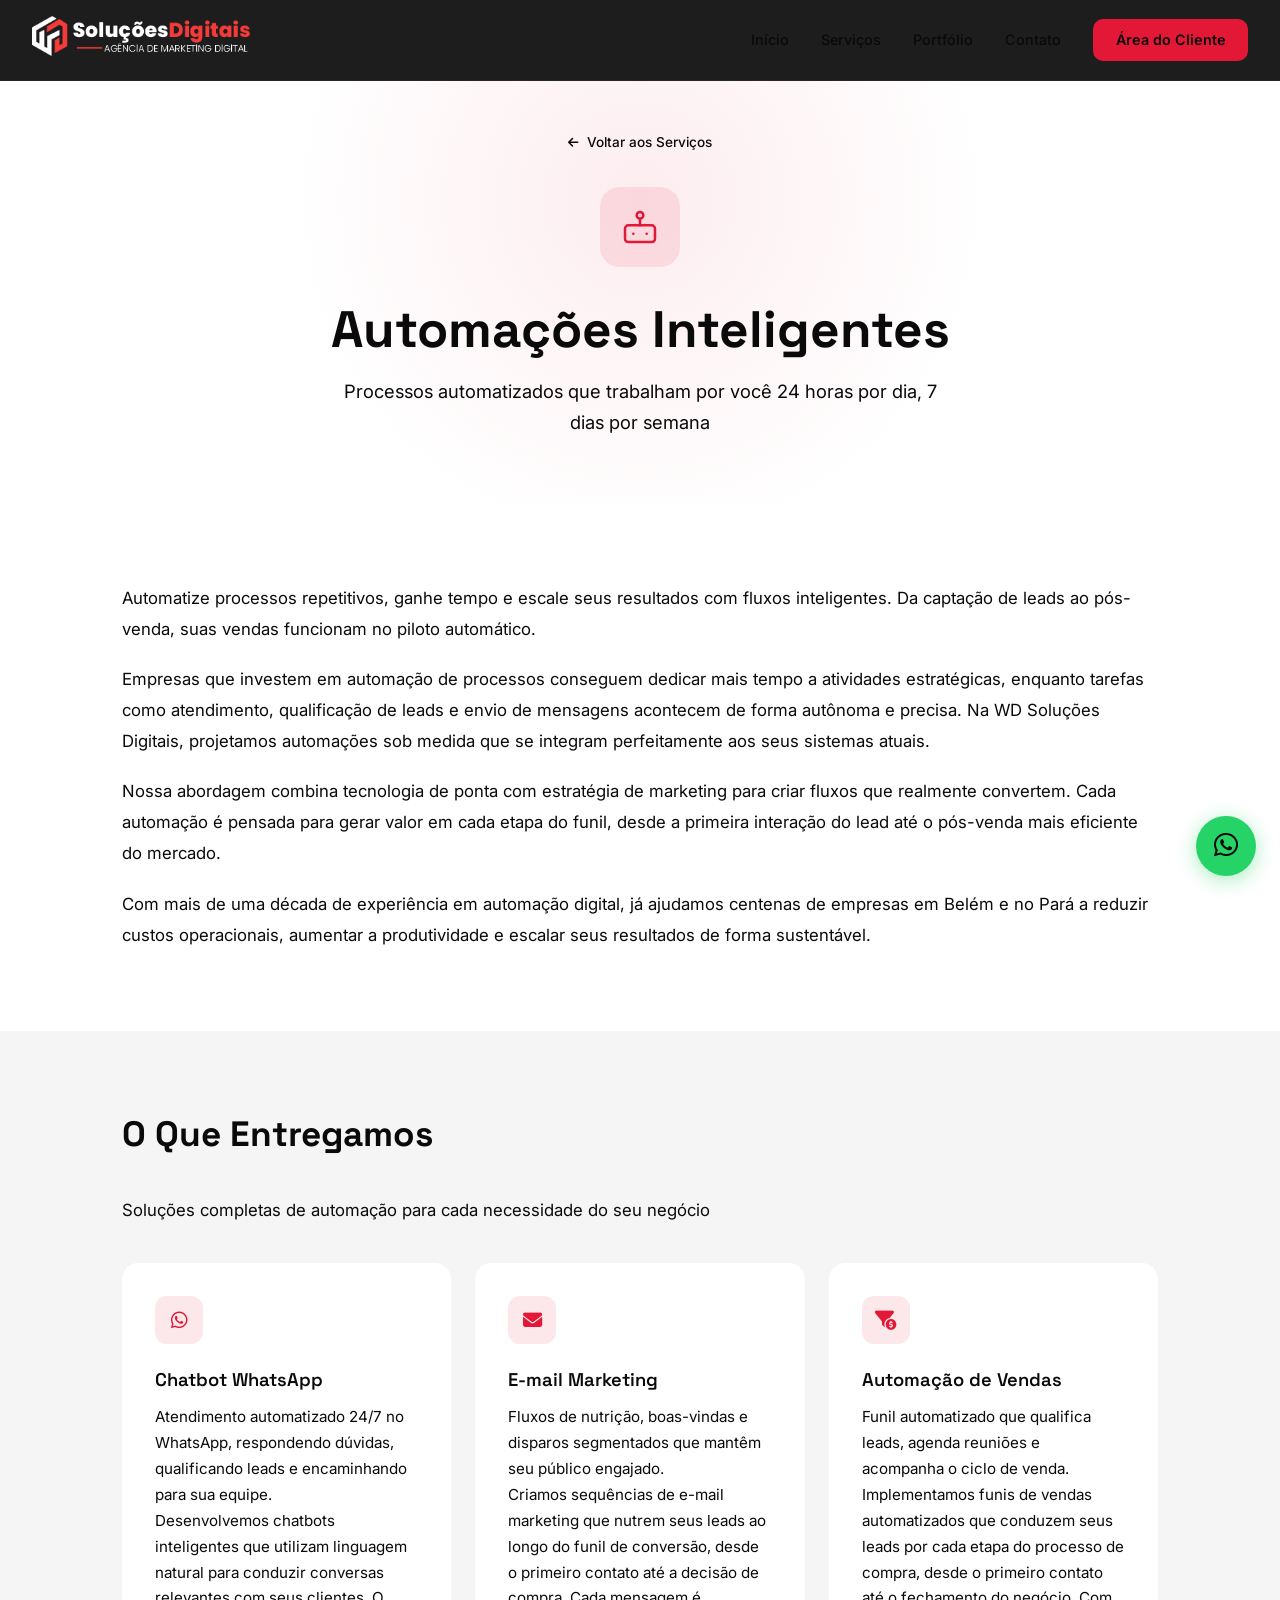
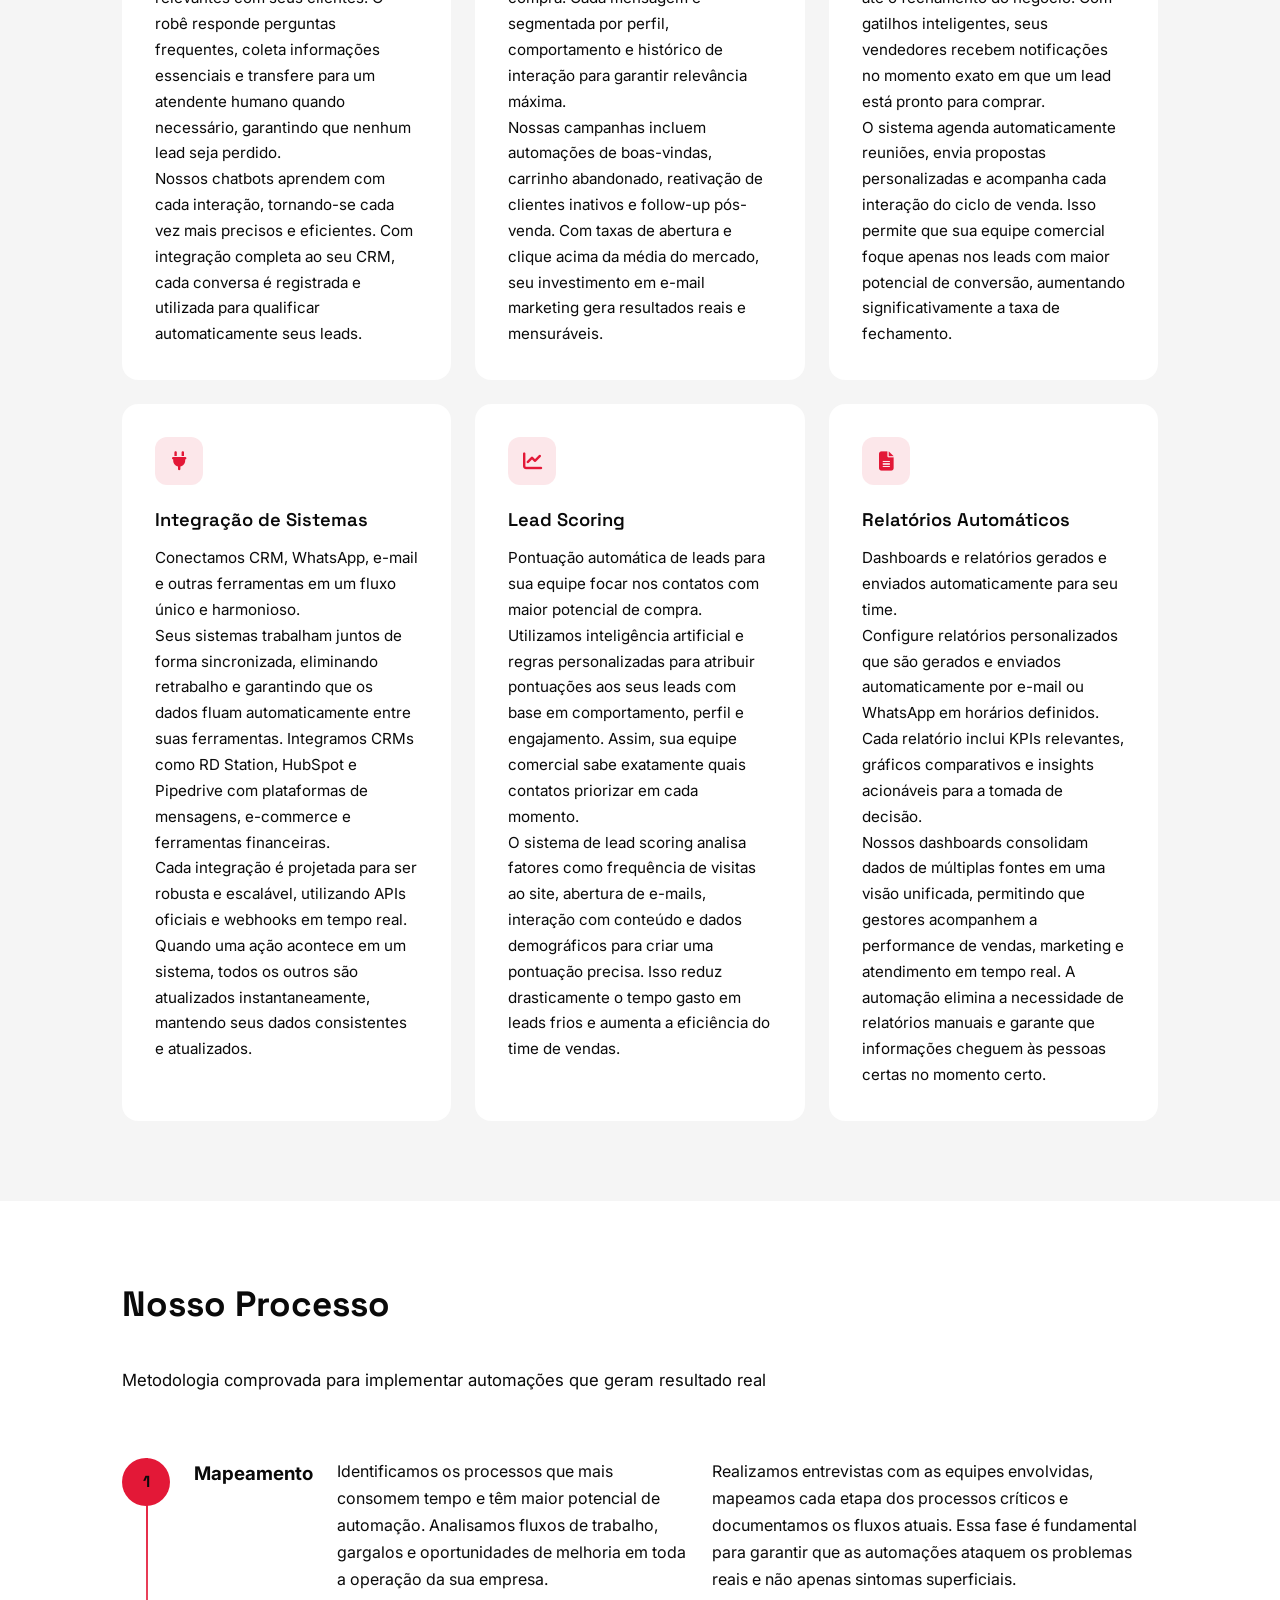
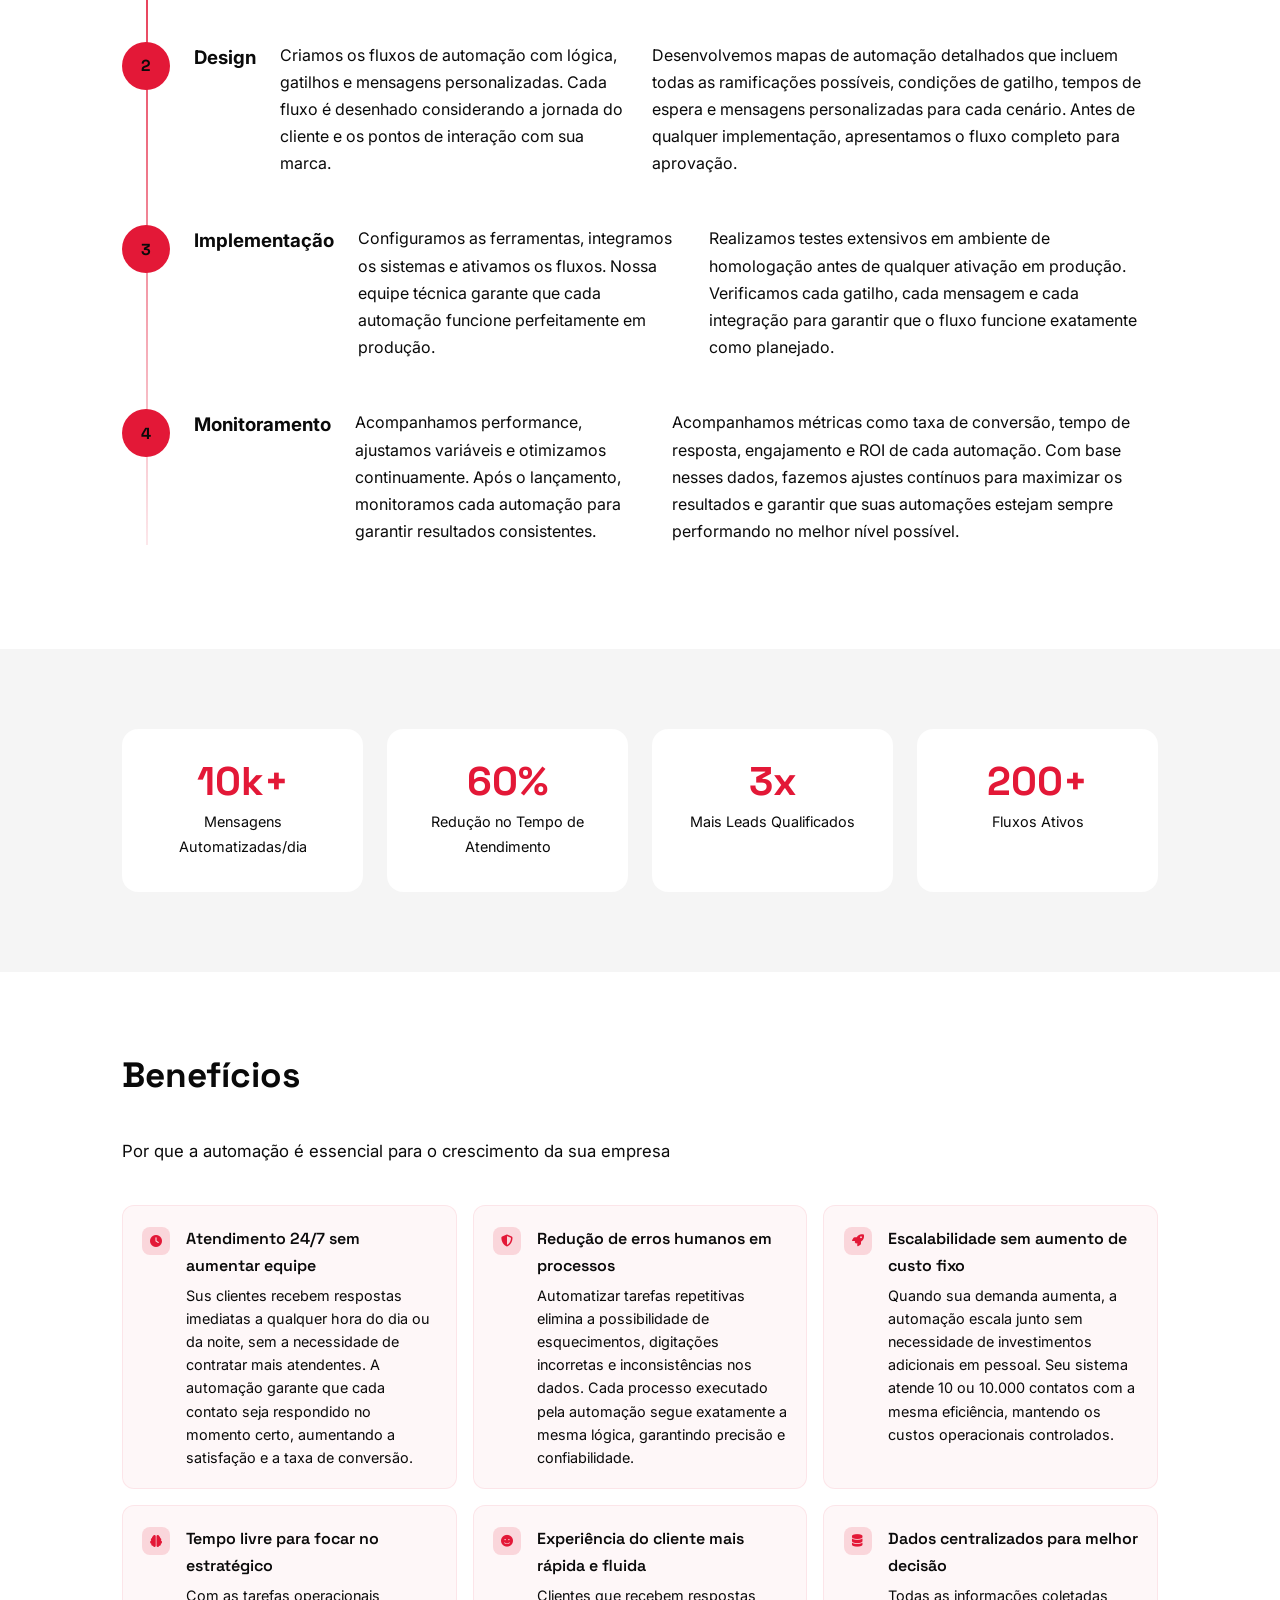
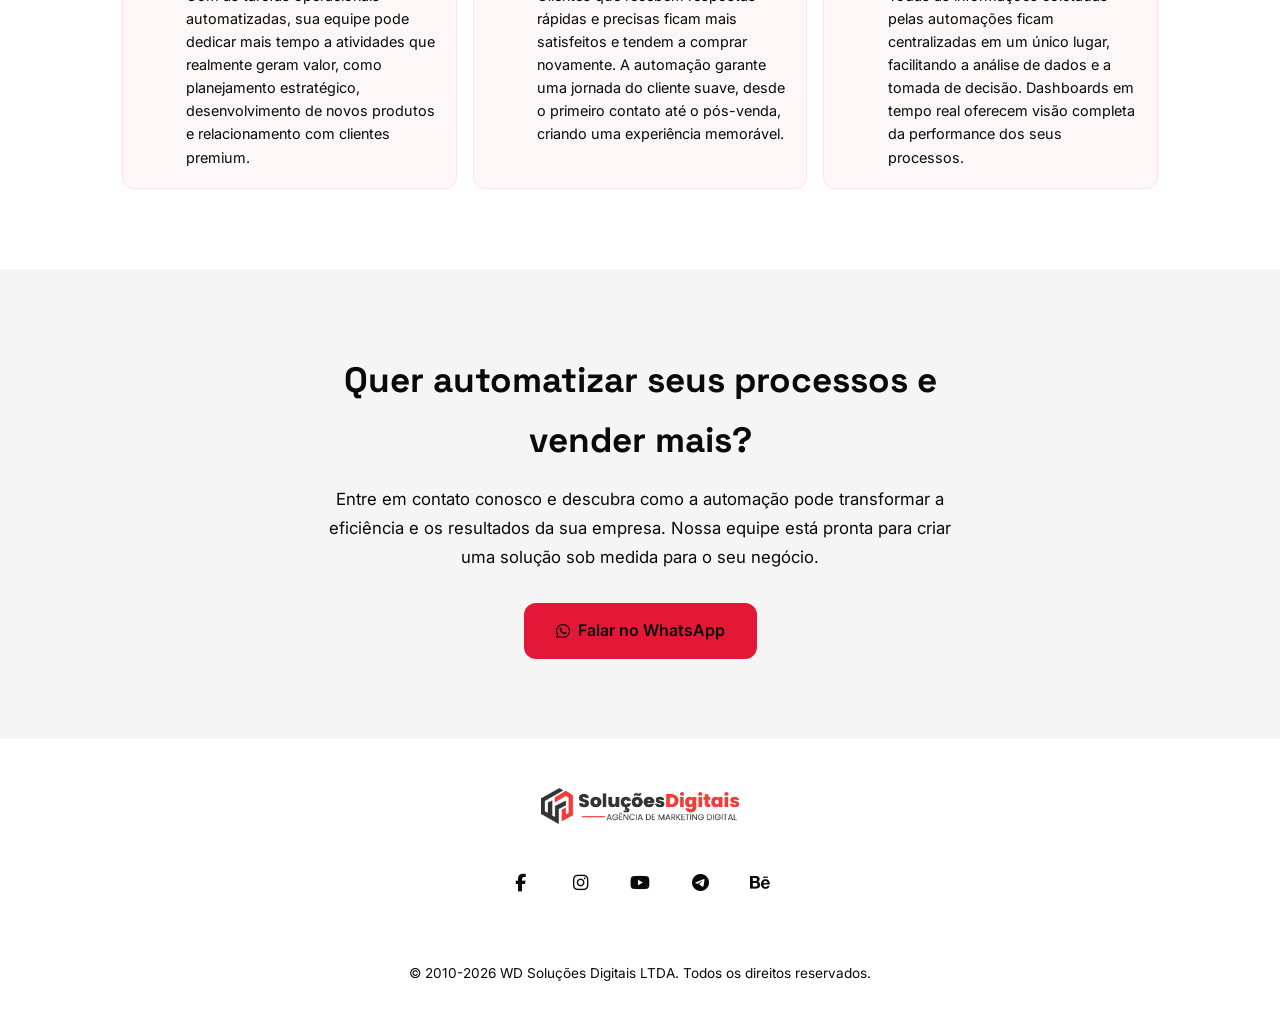
<file: automacoes.html>
<!DOCTYPE html>
<html lang="pt-BR">
<head>
    <meta charset="UTF-8">
    <meta http-equiv="Cache-Control" content="no-cache, no-store, must-revalidate">
    <meta http-equiv="Pragma" content="no-cache">
    <meta http-equiv="Expires" content="0">
    <meta name="viewport" content="width=device-width, initial-scale=1.0">
    <title>Automações Inteligentes em Belém-PA | WD Soluções Digitais</title>
    <meta name="description" content="Automação de processos e marketing digital em Belém-PA. Chatbots WhatsApp, e-mail marketing, fluxos de vendas e automações inteligentes para escalar resultados.">
    <meta name="keywords" content="automação de processos belém, automação digital pará, chatbot whatsapp, automação whatsapp, e-mail marketing automatizado, fluxo de vendas, lead scoring, automação de marketing, marketing automation, chatbot inteligente, integração de sistemas, agência digital belém, automação belém pará">
    <meta name="author" content="Anderson Adan">
    <meta name="robots" content="index, follow, max-snippet:-1, max-image-preview:large, max-video-preview:-1">
    <meta name="language" content="pt-BR">
    <meta name="revisit-after" content="7 days">
    <meta name="theme-color" content="#E31837">
    <meta name="msapplication-TileColor" content="#E31837">
    <link rel="canonical" href="https://agenciawd.com.br/automacoes.html">
    <meta name="geo.region" content="BR-PA">
    <meta name="geo.placename" content="Belém">
    <meta name="geo.position" content="-1.4558;-48.5024">
    <meta name="ICBM" content="-1.4558, -48.5024">
    <meta property="og:title" content="Automações Inteligentes em Belém-PA | WD Soluções Digitais">
    <meta property="og:description" content="Automação de processos e marketing digital em Belém-PA. Chatbots WhatsApp, e-mail marketing, fluxos de vendas e automações inteligentes.">
    <meta property="og:type" content="website">
    <meta property="og:url" content="https://agenciawd.com.br/automacoes.html">
    <meta property="og:image" content="https://agenciawd.com.br/img/og-image.jpg">
    <meta property="og:image:width" content="1200">
    <meta property="og:image:height" content="630">
    <meta property="og:image:alt" content="Automações Inteligentes - WD Soluções Digitais em Belém-PA">
    <meta property="og:locale" content="pt_BR">
    <meta property="og:site_name" content="WD Soluções Digitais">
    <meta name="twitter:card" content="summary_large_image">
    <meta name="twitter:title" content="Automações Inteligentes em Belém-PA | WD Soluções Digitais">
    <meta name="twitter:description" content="Automação de processos e marketing digital em Belém-PA. Chatbots, e-mail marketing e automações inteligentes.">
    <meta name="twitter:image" content="https://agenciawd.com.br/img/og-image.jpg">
    <meta name="twitter:image:alt" content="Automações Inteligentes - WD Soluções Digitais">
    <link rel="preconnect" href="https://fonts.googleapis.com">
    <link rel="preconnect" href="https://fonts.gstatic.com" crossorigin>
    <link rel="dns-prefetch" href="https://www.google-analytics.com">
    <link rel="dns-prefetch" href="https://www.googletagmanager.com">
    <link href="https://fonts.googleapis.com/css2?family=Inter:wght@300;400;500;600;700;800;900&family=Space+Grotesk:wght@400;500;600;700&display=swap" rel="stylesheet">
    <link rel="stylesheet" href="https://cdnjs.cloudflare.com/ajax/libs/font-awesome/6.5.1/css/all.min.css">
    <link rel="stylesheet" href="service-page.css">
    <script type="application/ld+json">
    {
        "@context": "https://schema.org",
        "@type": "Service",
        "name": "Automações Inteligentes",
        "description": "Automação de processos e marketing digital em Belém-PA. Chatbots WhatsApp, e-mail marketing, fluxos de vendas e automações inteligentes para escalar resultados.",
        "url": "https://agenciawd.com.br/automacoes.html",
        "provider": {
            "@type": "LocalBusiness",
            "name": "WD Soluções Digitais",
            "url": "https://agenciawd.com.br",
            "telephone": "+55-91-98267-5573",
            "address": {
                "@type": "PostalAddress",
                "streetAddress": "Rua 15 de Novembro, 226 - Edifício Chamie, Sala 1407",
                "addressLocality": "Belém",
                "addressRegion": "PA",
                "postalCode": "66013-060",
                "addressCountry": "BR"
            },
            "geo": {
                "@type": "GeoCoordinates",
                "latitude": -1.4558,
                "longitude": -48.5024
            }
        },
        "areaServed": {
            "@type": "City",
            "name": "Belém",
            "containedInPlace": {
                "@type": "State",
                "name": "Pará"
            }
        },
        "serviceType": "Automação de Processos",
        "category": "Automação Digital"
    }
    </script>
</head>
<body>
    <header id="header" role="banner">
        <div class="header-inner">
            <a href="index.html" class="logo" aria-label="WD Soluções Digitais - Página Inicial">
                <img src="img/logo.png" alt="WD Soluções Digitais" width="120" height="40" style="height: 40px; width: auto;">
            </a>
            <nav role="navigation" aria-label="Menu principal">
                <a href="index.html#inicio">Início</a>
                <a href="index.html#servicos">Serviços</a>
                <a href="index.html#portfolio">Portfólio</a>
                <a href="index.html#contato">Contato</a>
                <a href="https://agenciawd.centraldefaturas.com.br" class="nav-cta" target="_blank" rel="noopener">Área do Cliente</a>
            </nav>
            <div class="hamburger" id="hamburger" role="button" aria-label="Abrir menu de navegação" aria-expanded="false" tabindex="0">
                <span></span>
                <span></span>
                <span></span>
            </div>
        </div>
    </header>
    <div class="mobile-menu" id="mobileMenu" role="navigation" aria-label="Menu mobile">
        <a href="index.html#inicio">Início</a>
        <a href="index.html#servicos">Serviços</a>
        <a href="index.html#portfolio">Portfólio</a>
        <a href="index.html#contato">Contato</a>
        <a href="https://agenciawd.centraldefaturas.com.br" target="_blank" rel="noopener" style="color: var(--red);">Área do Cliente</a>
    </div>

    <main>
        <section class="service-hero">
            <div class="service-hero-inner">
                <a href="index.html#servicos" class="back-link"><i class="fas fa-arrow-left"></i> Voltar aos Serviços</a>
                <div class="service-hero-icon">
                    <svg viewBox="0 0 24 24"><rect x="3" y="11" width="18" height="10" rx="2"/><circle cx="12" cy="5" r="2"/><path d="M12 7v4"/><line x1="8" y1="16" x2="8" y2="16"/><line x1="16" y1="16" x2="16" y2="16"/></svg>
                </div>
                <h1>Automações Inteligentes</h1>
                <p class="service-hero-subtitle">Processos automatizados que trabalham por você 24 horas por dia, 7 dias por semana</p>
            </div>
        </section>

        <section class="service-intro">
            <div class="container">
                <p>Automatize processos repetitivos, ganhe tempo e escale seus resultados com fluxos inteligentes. Da captação de leads ao pós-venda, suas vendas funcionam no piloto automático.</p>
                <p>Empresas que investem em automação de processos conseguem dedicar mais tempo a atividades estratégicas, enquanto tarefas como atendimento, qualificação de leads e envio de mensagens acontecem de forma autônoma e precisa. Na WD Soluções Digitais, projetamos automações sob medida que se integram perfeitamente aos seus sistemas atuais.</p>
                <p>Nossa abordagem combina tecnologia de ponta com estratégia de marketing para criar fluxos que realmente convertem. Cada automação é pensada para gerar valor em cada etapa do funil, desde a primeira interação do lead até o pós-venda mais eficiente do mercado.</p>
                <p>Com mais de uma década de experiência em automação digital, já ajudamos centenas de empresas em Belém e no Pará a reduzir custos operacionais, aumentar a produtividade e escalar seus resultados de forma sustentável.</p>
            </div>
        </section>

        <section class="service-features">
            <div class="container">
                <h2 class="section-title">O Que Entregamos</h2>
                <p class="section-subtitle">Soluções completas de automação para cada necessidade do seu negócio</p>
                <div class="features-grid">
                    <div class="feature-card">
                        <div class="feature-card-icon"><i class="fab fa-whatsapp"></i></div>
                        <h3>Chatbot WhatsApp</h3>
                        <p>Atendimento automatizado 24/7 no WhatsApp, respondendo dúvidas, qualificando leads e encaminhando para sua equipe.</p>
                        <p>Desenvolvemos chatbots inteligentes que utilizam linguagem natural para conduzir conversas relevantes com seus clientes. O robê responde perguntas frequentes, coleta informações essenciais e transfere para um atendente humano quando necessário, garantindo que nenhum lead seja perdido.</p>
                        <p>Nossos chatbots aprendem com cada interação, tornando-se cada vez mais precisos e eficientes. Com integração completa ao seu CRM, cada conversa é registrada e utilizada para qualificar automaticamente seus leads.</p>
                    </div>
                    <div class="feature-card">
                        <div class="feature-card-icon"><i class="fas fa-envelope"></i></div>
                        <h3>E-mail Marketing</h3>
                        <p>Fluxos de nutrição, boas-vindas e disparos segmentados que mantêm seu público engajado.</p>
                        <p>Criamos sequências de e-mail marketing que nutrem seus leads ao longo do funil de conversão, desde o primeiro contato até a decisão de compra. Cada mensagem é segmentada por perfil, comportamento e histórico de interação para garantir relevância máxima.</p>
                        <p>Nossas campanhas incluem automações de boas-vindas, carrinho abandonado, reativação de clientes inativos e follow-up pós-venda. Com taxas de abertura e clique acima da média do mercado, seu investimento em e-mail marketing gera resultados reais e mensuráveis.</p>
                    </div>
                    <div class="feature-card">
                        <div class="feature-card-icon"><i class="fas fa-funnel-dollar"></i></div>
                        <h3>Automação de Vendas</h3>
                        <p>Funil automatizado que qualifica leads, agenda reuniões e acompanha o ciclo de venda.</p>
                        <p>Implementamos funis de vendas automatizados que conduzem seus leads por cada etapa do processo de compra, desde o primeiro contato até o fechamento do negócio. Com gatilhos inteligentes, seus vendedores recebem notificações no momento exato em que um lead está pronto para comprar.</p>
                        <p>O sistema agenda automaticamente reuniões, envia propostas personalizadas e acompanha cada interação do ciclo de venda. Isso permite que sua equipe comercial foque apenas nos leads com maior potencial de conversão, aumentando significativamente a taxa de fechamento.</p>
                    </div>
                    <div class="feature-card">
                        <div class="feature-card-icon"><i class="fas fa-plug"></i></div>
                        <h3>Integração de Sistemas</h3>
                        <p>Conectamos CRM, WhatsApp, e-mail e outras ferramentas em um fluxo único e harmonioso.</p>
                        <p>Seus sistemas trabalham juntos de forma sincronizada, eliminando retrabalho e garantindo que os dados fluam automaticamente entre suas ferramentas. Integramos CRMs como RD Station, HubSpot e Pipedrive com plataformas de mensagens, e-commerce e ferramentas financeiras.</p>
                        <p>Cada integração é projetada para ser robusta e escalável, utilizando APIs oficiais e webhooks em tempo real. Quando uma ação acontece em um sistema, todos os outros são atualizados instantaneamente, mantendo seus dados consistentes e atualizados.</p>
                    </div>
                    <div class="feature-card">
                        <div class="feature-card-icon"><i class="fas fa-chart-line"></i></div>
                        <h3>Lead Scoring</h3>
                        <p>Pontuação automática de leads para sua equipe focar nos contatos com maior potencial de compra.</p>
                        <p>Utilizamos inteligência artificial e regras personalizadas para atribuir pontuações aos seus leads com base em comportamento, perfil e engajamento. Assim, sua equipe comercial sabe exatamente quais contatos priorizar em cada momento.</p>
                        <p>O sistema de lead scoring analisa fatores como frequência de visitas ao site, abertura de e-mails, interação com conteúdo e dados demográficos para criar uma pontuação precisa. Isso reduz drasticamente o tempo gasto em leads frios e aumenta a eficiência do time de vendas.</p>
                    </div>
                    <div class="feature-card">
                        <div class="feature-card-icon"><i class="fas fa-file-alt"></i></div>
                        <h3>Relatórios Automáticos</h3>
                        <p>Dashboards e relatórios gerados e enviados automaticamente para seu time.</p>
                        <p>Configure relatórios personalizados que são gerados e enviados automaticamente por e-mail ou WhatsApp em horários definidos. Cada relatório inclui KPIs relevantes, gráficos comparativos e insights acionáveis para a tomada de decisão.</p>
                        <p>Nossos dashboards consolidam dados de múltiplas fontes em uma visão unificada, permitindo que gestores acompanhem a performance de vendas, marketing e atendimento em tempo real. A automação elimina a necessidade de relatórios manuais e garante que informações cheguem às pessoas certas no momento certo.</p>
                    </div>
                </div>
            </div>
        </section>

        <section class="service-process">
            <div class="container">
                <h2 class="section-title">Nosso Processo</h2>
                <p class="section-subtitle">Metodologia comprovada para implementar automações que geram resultado real</p>
                <div class="process-steps">
                    <div class="process-step">
                        <div class="process-step-number">1</div>
                        <h3>Mapeamento</h3>
                        <p>Identificamos os processos que mais consomem tempo e têm maior potencial de automação. Analisamos fluxos de trabalho, gargalos e oportunidades de melhoria em toda a operação da sua empresa.</p>
                        <p>Realizamos entrevistas com as equipes envolvidas, mapeamos cada etapa dos processos críticos e documentamos os fluxos atuais. Essa fase é fundamental para garantir que as automações ataquem os problemas reais e não apenas sintomas superficiais.</p>
                    </div>
                    <div class="process-step">
                        <div class="process-step-number">2</div>
                        <h3>Design</h3>
                        <p>Criamos os fluxos de automação com lógica, gatilhos e mensagens personalizadas. Cada fluxo é desenhado considerando a jornada do cliente e os pontos de interação com sua marca.</p>
                        <p>Desenvolvemos mapas de automação detalhados que incluem todas as ramificações possíveis, condições de gatilho, tempos de espera e mensagens personalizadas para cada cenário. Antes de qualquer implementação, apresentamos o fluxo completo para aprovação.</p>
                    </div>
                    <div class="process-step">
                        <div class="process-step-number">3</div>
                        <h3>Implementação</h3>
                        <p>Configuramos as ferramentas, integramos os sistemas e ativamos os fluxos. Nossa equipe técnica garante que cada automação funcione perfeitamente em produção.</p>
                        <p>Realizamos testes extensivos em ambiente de homologação antes de qualquer ativação em produção. Verificamos cada gatilho, cada mensagem e cada integração para garantir que o fluxo funcione exatamente como planejado.</p>
                    </div>
                    <div class="process-step">
                        <div class="process-step-number">4</div>
                        <h3>Monitoramento</h3>
                        <p>Acompanhamos performance, ajustamos variáveis e otimizamos continuamente. Após o lançamento, monitoramos cada automação para garantir resultados consistentes.</p>
                        <p>Acompanhamos métricas como taxa de conversão, tempo de resposta, engajamento e ROI de cada automação. Com base nesses dados, fazemos ajustes contínuos para maximizar os resultados e garantir que suas automações estejam sempre performando no melhor nível possível.</p>
                    </div>
                </div>
            </div>
        </section>

        <section class="service-stats">
            <div class="container">
                <div class="stats-grid">
                    <div class="stat-item">
                        <span class="stat-number">10k+</span>
                        <span class="stat-label">Mensagens Automatizadas/dia</span>
                    </div>
                    <div class="stat-item">
                        <span class="stat-number">60%</span>
                        <span class="stat-label">Redução no Tempo de Atendimento</span>
                    </div>
                    <div class="stat-item">
                        <span class="stat-number">3x</span>
                        <span class="stat-label">Mais Leads Qualificados</span>
                    </div>
                    <div class="stat-item">
                        <span class="stat-number">200+</span>
                        <span class="stat-label">Fluxos Ativos</span>
                    </div>
                </div>
            </div>
        </section>

        <section class="service-benefits">
            <div class="container">
                <h2 class="section-title">Benefícios</h2>
                <p class="section-subtitle">Por que a automação é essencial para o crescimento da sua empresa</p>
                <div class="benefits-list">
                    <div class="benefit-item">
                        <div class="benefit-icon"><i class="fas fa-clock"></i></div>
                        <div class="benefit-text">
                            <h4>Atendimento 24/7 sem aumentar equipe</h4>
                            <p>Sus clientes recebem respostas imediatas a qualquer hora do dia ou da noite, sem a necessidade de contratar mais atendentes. A automação garante que cada contato seja respondido no momento certo, aumentando a satisfação e a taxa de conversão.</p>
                        </div>
                    </div>
                    <div class="benefit-item">
                        <div class="benefit-icon"><i class="fas fa-shield-alt"></i></div>
                        <div class="benefit-text">
                            <h4>Redução de erros humanos em processos</h4>
                            <p>Automatizar tarefas repetitivas elimina a possibilidade de esquecimentos, digitações incorretas e inconsistências nos dados. Cada processo executado pela automação segue exatamente a mesma lógica, garantindo precisão e confiabilidade.</p>
                        </div>
                    </div>
                    <div class="benefit-item">
                        <div class="benefit-icon"><i class="fas fa-rocket"></i></div>
                        <div class="benefit-text">
                            <h4>Escalabilidade sem aumento de custo fixo</h4>
                            <p>Quando sua demanda aumenta, a automação escala junto sem necessidade de investimentos adicionais em pessoal. Seu sistema atende 10 ou 10.000 contatos com a mesma eficiência, mantendo os custos operacionais controlados.</p>
                        </div>
                    </div>
                    <div class="benefit-item">
                        <div class="benefit-icon"><i class="fas fa-brain"></i></div>
                        <div class="benefit-text">
                            <h4>Tempo livre para focar no estratégico</h4>
                            <p>Com as tarefas operacionais automatizadas, sua equipe pode dedicar mais tempo a atividades que realmente geram valor, como planejamento estratégico, desenvolvimento de novos produtos e relacionamento com clientes premium.</p>
                        </div>
                    </div>
                    <div class="benefit-item">
                        <div class="benefit-icon"><i class="fas fa-smile"></i></div>
                        <div class="benefit-text">
                            <h4>Experiência do cliente mais rápida e fluida</h4>
                            <p>Clientes que recebem respostas rápidas e precisas ficam mais satisfeitos e tendem a comprar novamente. A automação garante uma jornada do cliente suave, desde o primeiro contato até o pós-venda, criando uma experiência memorável.</p>
                        </div>
                    </div>
                    <div class="benefit-item">
                        <div class="benefit-icon"><i class="fas fa-database"></i></div>
                        <div class="benefit-text">
                            <h4>Dados centralizados para melhor decisão</h4>
                            <p>Todas as informações coletadas pelas automações ficam centralizadas em um único lugar, facilitando a análise de dados e a tomada de decisão. Dashboards em tempo real oferecem visão completa da performance dos seus processos.</p>
                        </div>
                    </div>
                </div>
            </div>
        </section>

        <section class="service-cta">
    <div class="service-cta-inner">
        <h2>Quer automatizar seus processos e vender mais?</h2>
        <p>Entre em contato conosco e descubra como a automação pode transformar a eficiência e os resultados da sua empresa. Nossa equipe está pronta para criar uma solução sob medida para o seu negócio.</p>
        <div class="cta-buttons">
            <a href="https://wa.me/5591982675573?text=Ol%C3%A1!%20Tenho%20interesse%20no%20servi%C3%A7o%20de%20Automa%C3%A7%C3%B5es." class="btn btn-primary" target="_blank" rel="noopener"><i class="fab fa-whatsapp"></i> Falar no WhatsApp</a>
        </div>
    </div>
        </section>
    </main>

    <footer role="contentinfo">
        <div class="footer-inner">
            <div class="footer-logo">
                <img src="img/LogoColorida.png" alt="WD Soluções Digitais" style="height: 36px; width: auto;">
            </div>
            <div class="social-links" role="list" aria-label="Redes sociais">
                <a href="https://www.facebook.com/wdcomunicacao7" target="_blank" rel="noopener" title="Facebook" aria-label="Siga no Facebook"><i class="fab fa-facebook-f"></i></a>
                <a href="https://www.instagram.com/wdcomunicacao7/" target="_blank" rel="noopener" title="Instagram" aria-label="Siga no Instagram"><i class="fab fa-instagram"></i></a>
                <a href="https://www.youtube.com/@WDCOMUNICACAO7" target="_blank" rel="noopener" title="YouTube" aria-label="Inscreva-se no YouTube"><i class="fab fa-youtube"></i></a>
                <a href="https://t.me/wdcomunicacoes/" target="_blank" rel="noopener" title="Telegram" aria-label="Entre no Telegram"><i class="fab fa-telegram-plane"></i></a>
                <a href="https://www.behance.net/andersonadan" target="_blank" rel="noopener" title="Behance" aria-label="Veja no Behance"><i class="fab fa-behance"></i></a>
            </div>
        </div>
        <div class="footer-bottom">
            <p>&copy; 2010-2026 WD Soluções Digitais LTDA. Todos os direitos reservados.</p>
        </div>
    </footer>

    <a href="https://wa.me/5591982675573" class="whatsapp-float" target="_blank" rel="noopener" title="WhatsApp" aria-label="Fale conosco pelo WhatsApp">
        <i class="fab fa-whatsapp"></i>
    </a>
    <a href="#" class="scroll-top" id="scrollTop">
        <i class="fas fa-arrow-up"></i>
    </a>

    <script>
    document.getElementById('hamburger').addEventListener('click', function() {
        const menu = document.getElementById('mobileMenu');
        menu.classList.toggle('open');
        this.setAttribute('aria-expanded', menu.classList.contains('open'));
    });
    window.addEventListener('scroll', function() {
        const btn = document.getElementById('scrollTop');
        if (btn) btn.classList.toggle('visible', window.scrollY > 400);
    });
    </script>
</body>
</html>
</file>
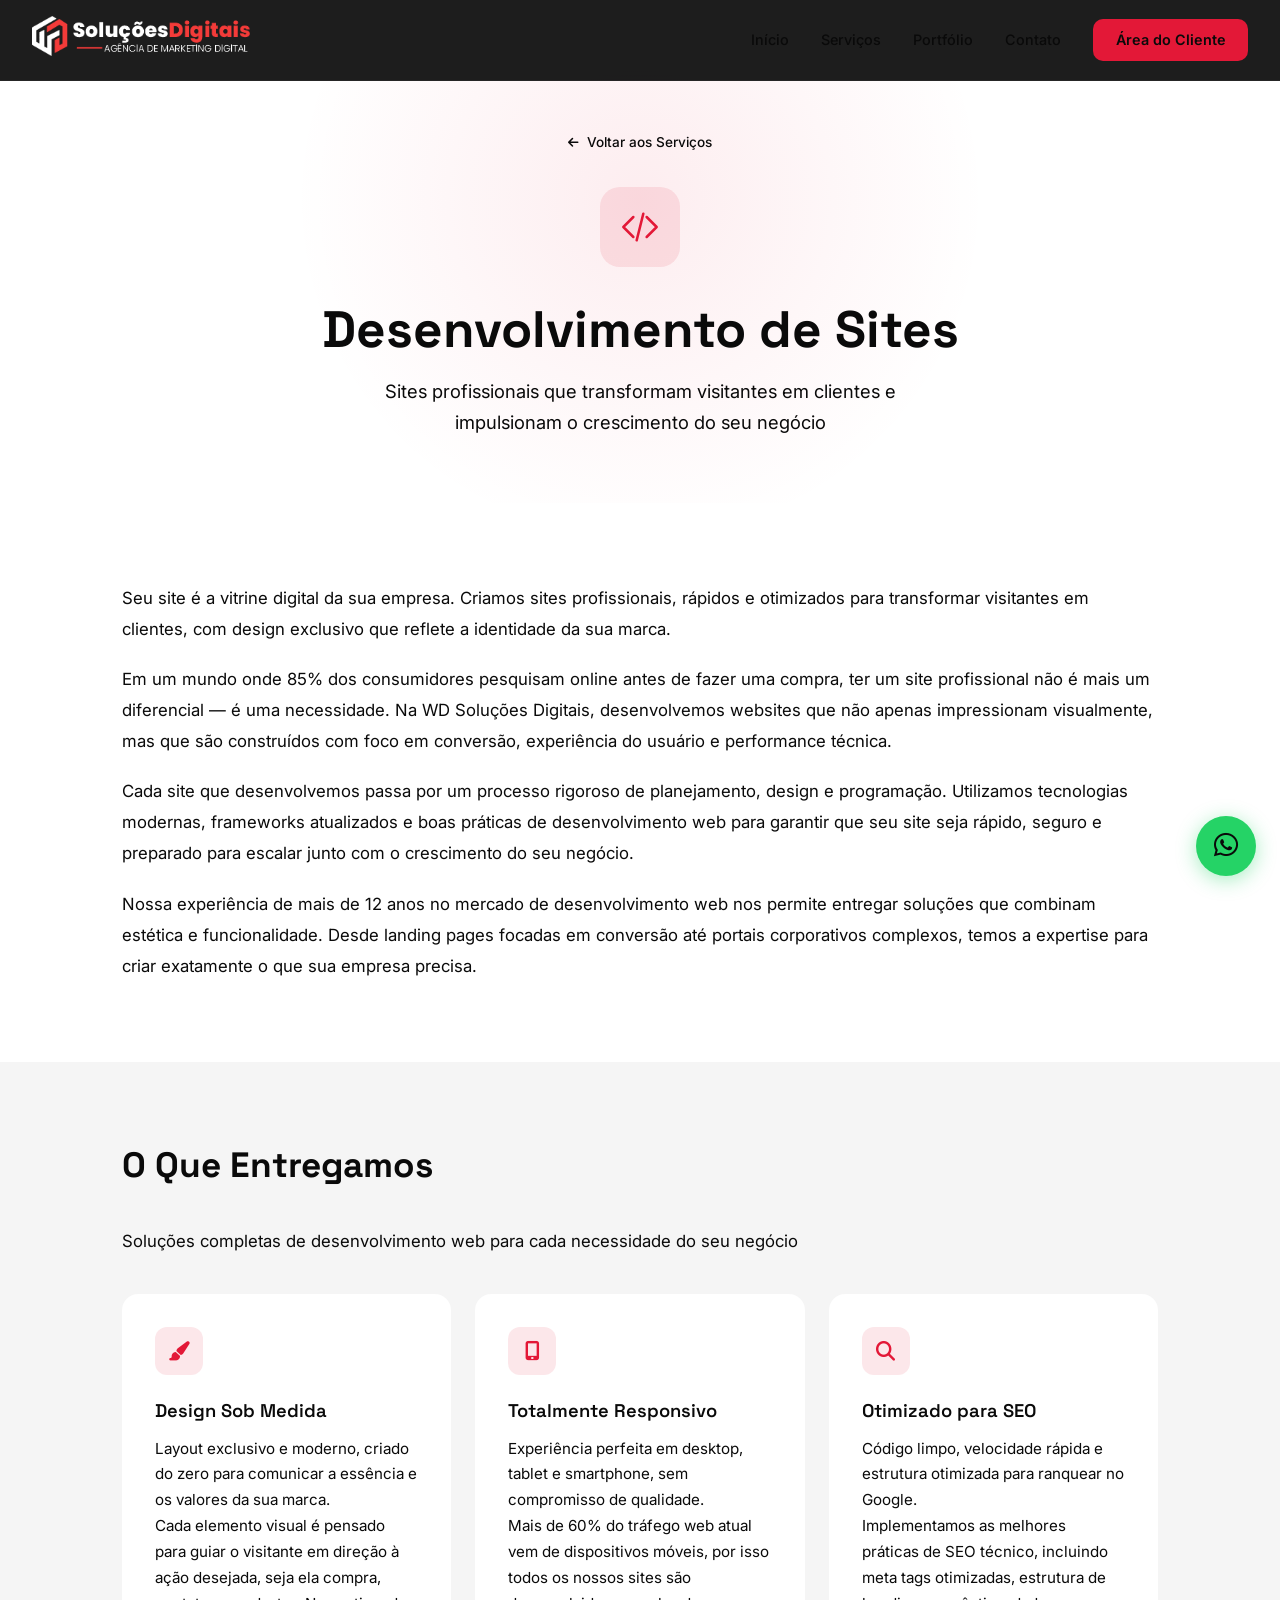
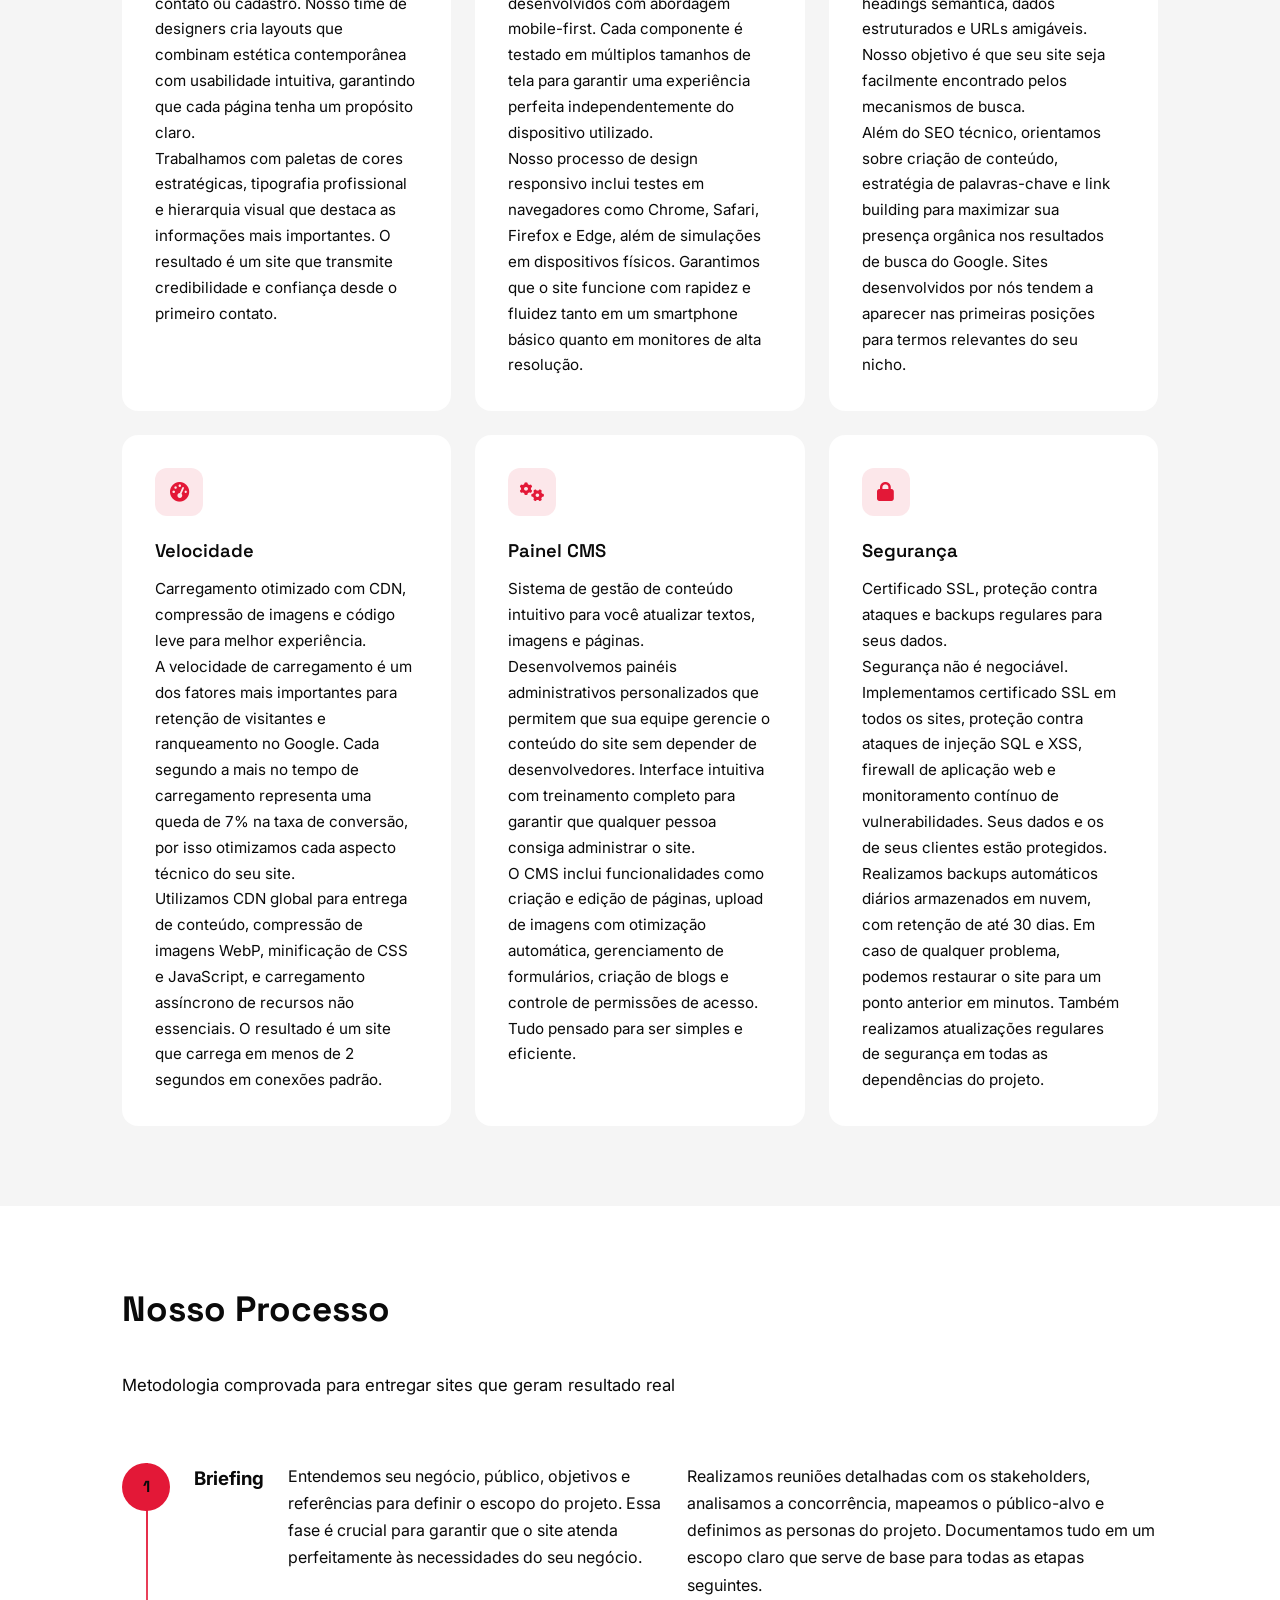
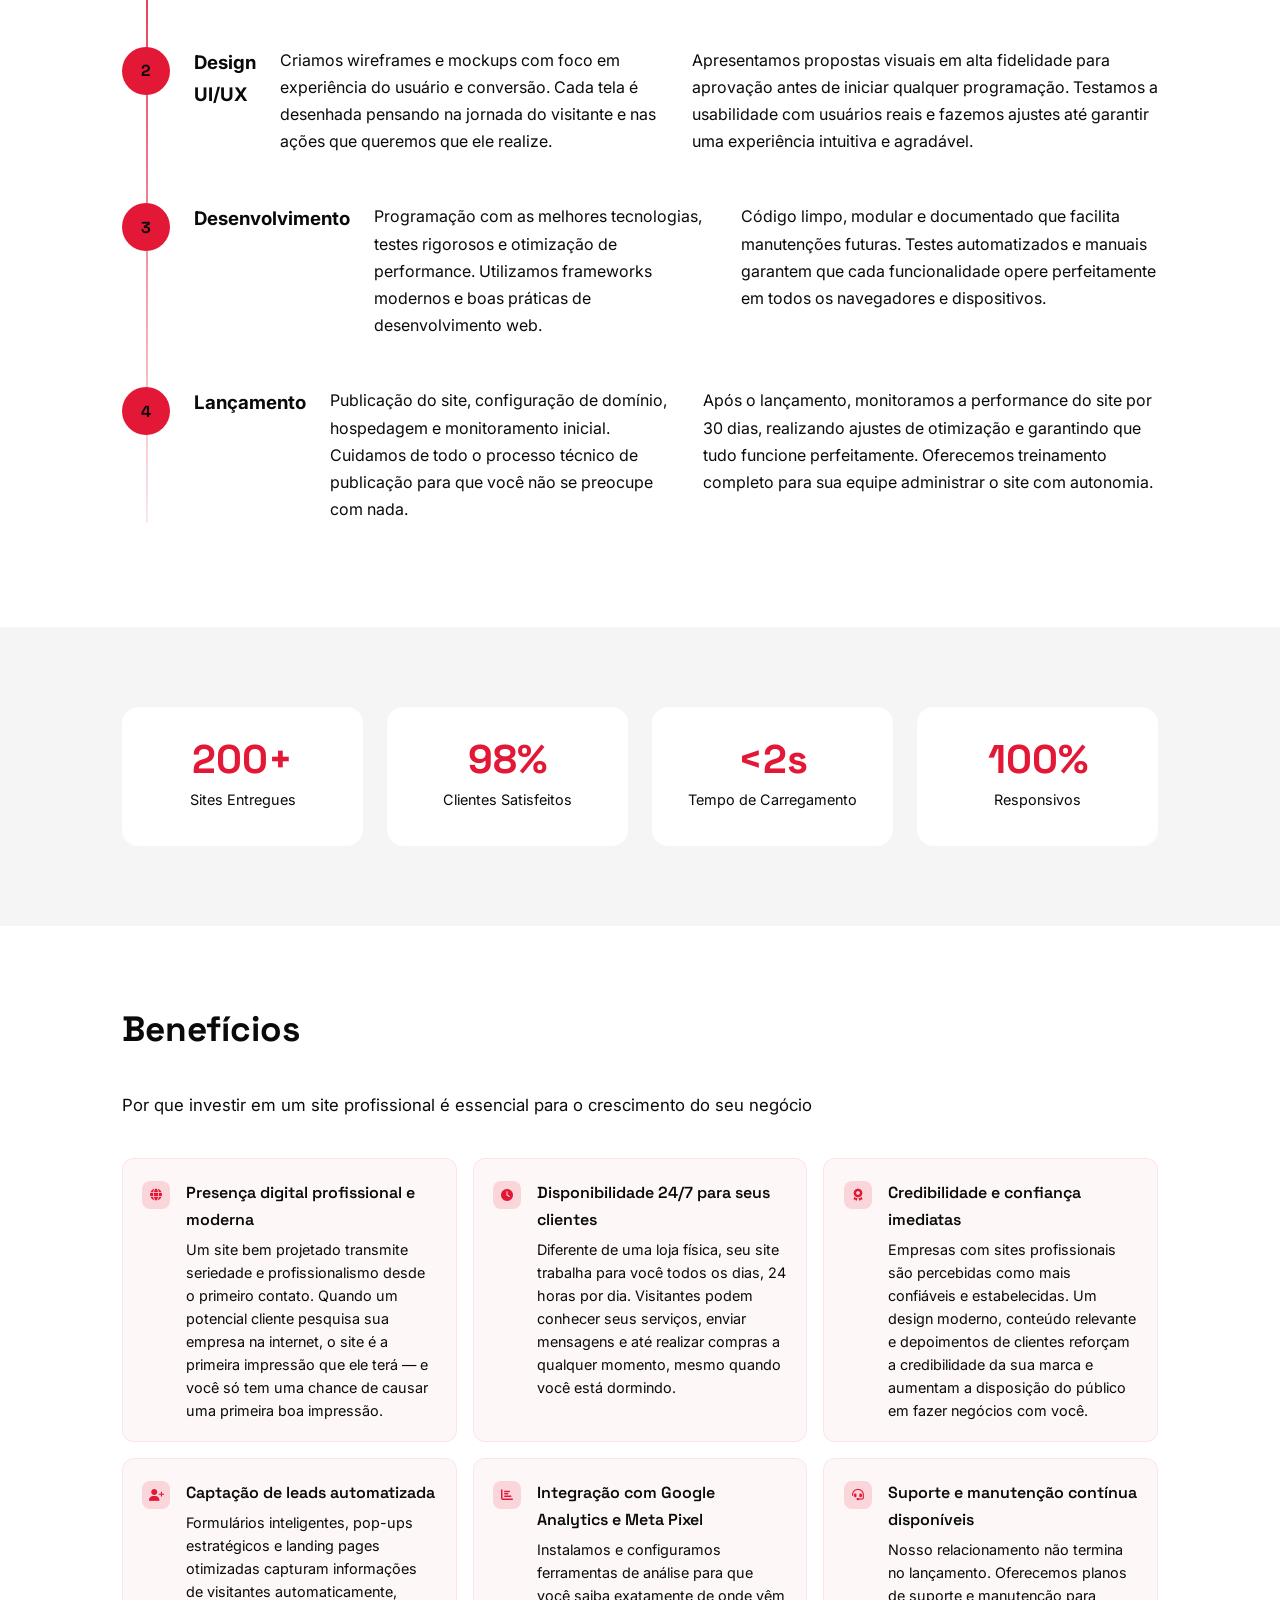
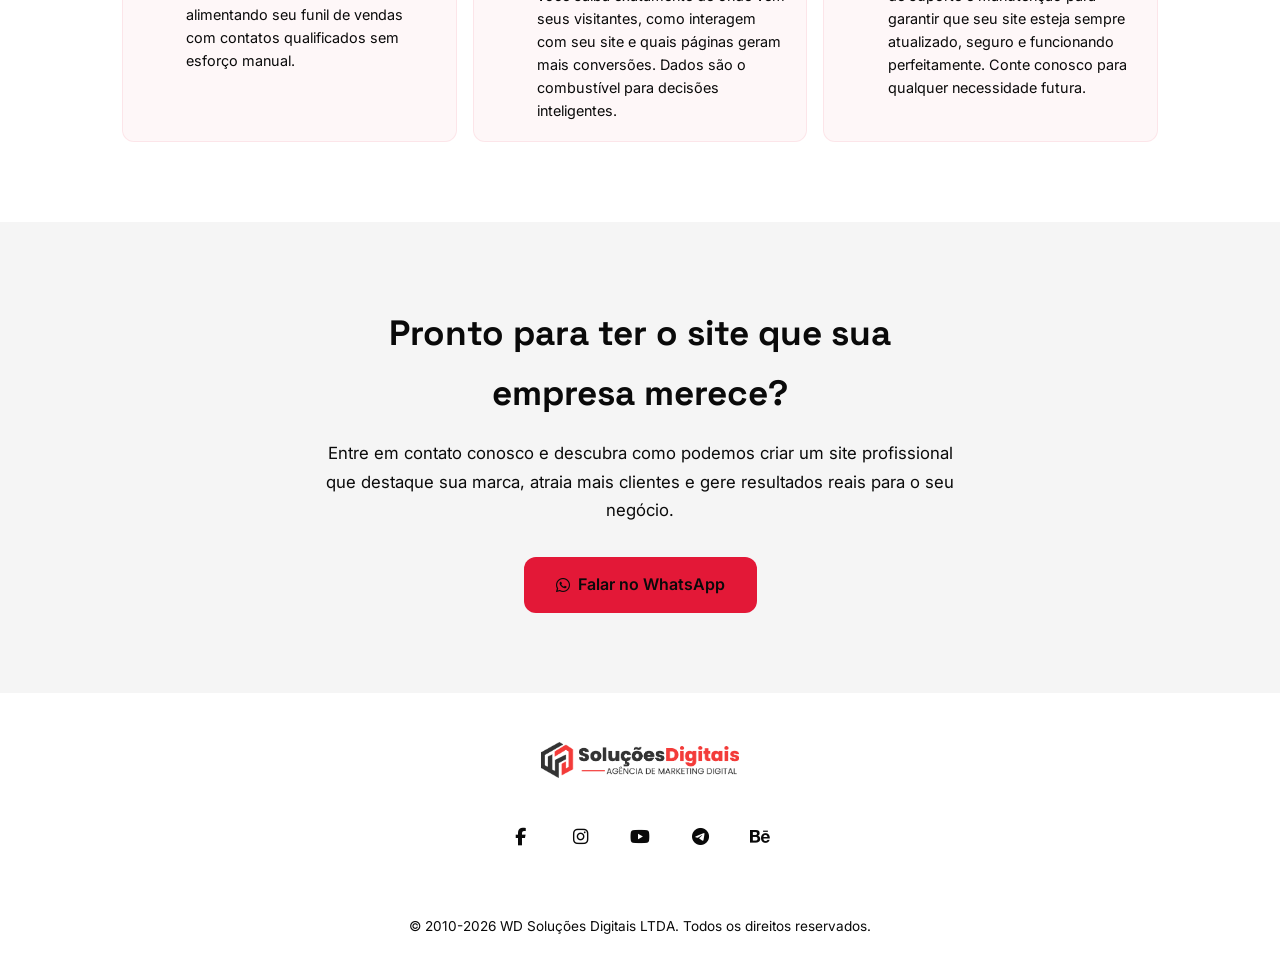
<file: desenvolvimento-de-sites.html>
<!DOCTYPE html>
<html lang="pt-BR">
<head>
    <meta charset="UTF-8">
    <meta http-equiv="Cache-Control" content="no-cache, no-store, must-revalidate">
    <meta http-equiv="Pragma" content="no-cache">
    <meta http-equiv="Expires" content="0">
    <meta name="viewport" content="width=device-width, initial-scale=1.0">
    <title>Desenvolvimento de Sites em Belém-PA | WD Soluções Digitais</title>
    <meta name="description" content="Desenvolvimento de sites profissionais em Belém-PA. Sites modernos, rápidos e responsivos com design sob medida, SEO otimizado e painel CMS para sua empresa.">
    <meta name="keywords" content="desenvolvimento de sites belém, criação de site pará, site profissional, site responsivo, landing page belém, site institucional, site corporativo, wordpress belém, site e-commerce, loja virtual, criação de website, agência de sites, desenvolvimento web pará, site barato belém, site moderno">
    <meta name="author" content="Anderson Adan">
    <meta name="robots" content="index, follow, max-snippet:-1, max-image-preview:large, max-video-preview:-1">
    <meta name="language" content="pt-BR">
    <meta name="revisit-after" content="7 days">
    <meta name="theme-color" content="#E31837">
    <meta name="msapplication-TileColor" content="#E31837">
    <link rel="canonical" href="https://agenciawd.com.br/desenvolvimento-de-sites.html">
    <meta name="geo.region" content="BR-PA">
    <meta name="geo.placename" content="Belém">
    <meta name="geo.position" content="-1.4558;-48.5024">
    <meta name="ICBM" content="-1.4558, -48.5024">
    <meta property="og:title" content="Desenvolvimento de Sites em Belém-PA | WD Soluções Digitais">
    <meta property="og:description" content="Desenvolvimento de sites profissionais em Belém-PA. Sites modernos, rápidos e responsivos com design sob medida e SEO otimizado.">
    <meta property="og:type" content="website">
    <meta property="og:url" content="https://agenciawd.com.br/desenvolvimento-de-sites.html">
    <meta property="og:image" content="https://agenciawd.com.br/img/og-image.jpg">
    <meta property="og:image:width" content="1200">
    <meta property="og:image:height" content="630">
    <meta property="og:image:alt" content="Desenvolvimento de Sites - WD Soluções Digitais em Belém-PA">
    <meta property="og:locale" content="pt_BR">
    <meta property="og:site_name" content="WD Soluções Digitais">
    <meta name="twitter:card" content="summary_large_image">
    <meta name="twitter:title" content="Desenvolvimento de Sites em Belém-PA | WD Soluções Digitais">
    <meta name="twitter:description" content="Desenvolvimento de sites profissionais em Belém-PA. Sites modernos, rápidos e responsivos com design sob medida.">
    <meta name="twitter:image" content="https://agenciawd.com.br/img/og-image.jpg">
    <meta name="twitter:image:alt" content="Desenvolvimento de Sites - WD Soluções Digitais">
    <link rel="preconnect" href="https://fonts.googleapis.com">
    <link rel="preconnect" href="https://fonts.gstatic.com" crossorigin>
    <link rel="dns-prefetch" href="https://www.google-analytics.com">
    <link rel="dns-prefetch" href="https://www.googletagmanager.com">
    <link href="https://fonts.googleapis.com/css2?family=Inter:wght@300;400;500;600;700;800;900&family=Space+Grotesk:wght@400;500;600;700&display=swap" rel="stylesheet">
    <link rel="stylesheet" href="https://cdnjs.cloudflare.com/ajax/libs/font-awesome/6.5.1/css/all.min.css">
    <link rel="stylesheet" href="service-page.css">
    <script type="application/ld+json">
    {
        "@context": "https://schema.org",
        "@type": "Service",
        "name": "Desenvolvimento de Sites",
        "description": "Desenvolvimento de sites profissionais em Belém-PA. Sites modernos, rápidos e responsivos com design sob medida, SEO otimizado e painel CMS.",
        "url": "https://agenciawd.com.br/desenvolvimento-de-sites.html",
        "provider": {
            "@type": "LocalBusiness",
            "name": "WD Soluções Digitais",
            "url": "https://agenciawd.com.br",
            "telephone": "+55-91-98267-5573",
            "address": {
                "@type": "PostalAddress",
                "streetAddress": "Rua 15 de Novembro, 226 - Edifício Chamie, Sala 1407",
                "addressLocality": "Belém",
                "addressRegion": "PA",
                "postalCode": "66013-060",
                "addressCountry": "BR"
            },
            "geo": {
                "@type": "GeoCoordinates",
                "latitude": -1.4558,
                "longitude": -48.5024
            }
        },
        "areaServed": {
            "@type": "City",
            "name": "Belém",
            "containedInPlace": {
                "@type": "State",
                "name": "Pará"
            }
        },
        "serviceType": "Desenvolvimento Web",
        "category": "Desenvolvimento de Sites"
    }
    </script>
</head>
<body>
    <header id="header" role="banner">
        <div class="header-inner">
            <a href="index.html" class="logo" aria-label="WD Soluções Digitais - Página Inicial">
                <img src="img/logo.png" alt="WD Soluções Digitais" width="120" height="40" style="height: 40px; width: auto;">
            </a>
            <nav role="navigation" aria-label="Menu principal">
                <a href="index.html#inicio">Início</a>
                <a href="index.html#servicos">Serviços</a>
                <a href="index.html#portfolio">Portfólio</a>
                <a href="index.html#contato">Contato</a>
                <a href="https://agenciawd.centraldefaturas.com.br" class="nav-cta" target="_blank" rel="noopener">Área do Cliente</a>
            </nav>
            <div class="hamburger" id="hamburger" role="button" aria-label="Abrir menu de navegação" aria-expanded="false" tabindex="0">
                <span></span>
                <span></span>
                <span></span>
            </div>
        </div>
    </header>
    <div class="mobile-menu" id="mobileMenu" role="navigation" aria-label="Menu mobile">
        <a href="index.html#inicio">Início</a>
        <a href="index.html#servicos">Serviços</a>
        <a href="index.html#portfolio">Portfólio</a>
        <a href="index.html#contato">Contato</a>
        <a href="https://agenciawd.centraldefaturas.com.br" target="_blank" rel="noopener" style="color: var(--red);">Área do Cliente</a>
    </div>

    <main>
        <section class="service-hero">
            <div class="service-hero-inner">
                <a href="index.html#servicos" class="back-link"><i class="fas fa-arrow-left"></i> Voltar aos Serviços</a>
                <div class="service-hero-icon">
                    <svg viewBox="0 0 24 24"><polyline points="16 18 22 12 16 6"/><polyline points="8 6 2 12 8 18"/><line x1="14" y1="4" x2="10" y2="20"/></svg>
                </div>
                <h1>Desenvolvimento de Sites</h1>
                <p class="service-hero-subtitle">Sites profissionais que transformam visitantes em clientes e impulsionam o crescimento do seu negócio</p>
            </div>
        </section>

        <section class="service-intro">
            <div class="container">
                <p>Seu site é a vitrine digital da sua empresa. Criamos sites profissionais, rápidos e otimizados para transformar visitantes em clientes, com design exclusivo que reflete a identidade da sua marca.</p>
                <p>Em um mundo onde 85% dos consumidores pesquisam online antes de fazer uma compra, ter um site profissional não é mais um diferencial — é uma necessidade. Na WD Soluções Digitais, desenvolvemos websites que não apenas impressionam visualmente, mas que são construídos com foco em conversão, experiência do usuário e performance técnica.</p>
                <p>Cada site que desenvolvemos passa por um processo rigoroso de planejamento, design e programação. Utilizamos tecnologias modernas, frameworks atualizados e boas práticas de desenvolvimento web para garantir que seu site seja rápido, seguro e preparado para escalar junto com o crescimento do seu negócio.</p>
                <p>Nossa experiência de mais de 12 anos no mercado de desenvolvimento web nos permite entregar soluções que combinam estética e funcionalidade. Desde landing pages focadas em conversão até portais corporativos complexos, temos a expertise para criar exatamente o que sua empresa precisa.</p>
            </div>
        </section>

        <section class="service-features">
            <div class="container">
                <h2 class="section-title">O Que Entregamos</h2>
                <p class="section-subtitle">Soluções completas de desenvolvimento web para cada necessidade do seu negócio</p>
                <div class="features-grid">
                    <div class="feature-card">
                        <div class="feature-card-icon"><i class="fas fa-paint-brush"></i></div>
                        <h3>Design Sob Medida</h3>
                        <p>Layout exclusivo e moderno, criado do zero para comunicar a essência e os valores da sua marca.</p>
                        <p>Cada elemento visual é pensado para guiar o visitante em direção à ação desejada, seja ela compra, contato ou cadastro. Nosso time de designers cria layouts que combinam estética contemporânea com usabilidade intuitiva, garantindo que cada página tenha um propósito claro.</p>
                        <p>Trabalhamos com paletas de cores estratégicas, tipografia profissional e hierarquia visual que destaca as informações mais importantes. O resultado é um site que transmite credibilidade e confiança desde o primeiro contato.</p>
                    </div>
                    <div class="feature-card">
                        <div class="feature-card-icon"><i class="fas fa-mobile-alt"></i></div>
                        <h3>Totalmente Responsivo</h3>
                        <p>Experiência perfeita em desktop, tablet e smartphone, sem compromisso de qualidade.</p>
                        <p>Mais de 60% do tráfego web atual vem de dispositivos móveis, por isso todos os nossos sites são desenvolvidos com abordagem mobile-first. Cada componente é testado em múltiplos tamanhos de tela para garantir uma experiência perfeita independentemente do dispositivo utilizado.</p>
                        <p>Nosso processo de design responsivo inclui testes em navegadores como Chrome, Safari, Firefox e Edge, além de simulações em dispositivos físicos. Garantimos que o site funcione com rapidez e fluidez tanto em um smartphone básico quanto em monitores de alta resolução.</p>
                    </div>
                    <div class="feature-card">
                        <div class="feature-card-icon"><i class="fas fa-search"></i></div>
                        <h3>Otimizado para SEO</h3>
                        <p>Código limpo, velocidade rápida e estrutura otimizada para ranquear no Google.</p>
                        <p>Implementamos as melhores práticas de SEO técnico, incluindo meta tags otimizadas, estrutura de headings semântica, dados estruturados e URLs amigáveis. Nosso objetivo é que seu site seja facilmente encontrado pelos mecanismos de busca.</p>
                        <p>Além do SEO técnico, orientamos sobre criação de conteúdo, estratégia de palavras-chave e link building para maximizar sua presença orgânica nos resultados de busca do Google. Sites desenvolvidos por nós tendem a aparecer nas primeiras posições para termos relevantes do seu nicho.</p>
                    </div>
                    <div class="feature-card">
                        <div class="feature-card-icon"><i class="fas fa-tachometer-alt"></i></div>
                        <h3>Velocidade</h3>
                        <p>Carregamento otimizado com CDN, compressão de imagens e código leve para melhor experiência.</p>
                        <p>A velocidade de carregamento é um dos fatores mais importantes para retenção de visitantes e ranqueamento no Google. Cada segundo a mais no tempo de carregamento representa uma queda de 7% na taxa de conversão, por isso otimizamos cada aspecto técnico do seu site.</p>
                        <p>Utilizamos CDN global para entrega de conteúdo, compressão de imagens WebP, minificação de CSS e JavaScript, e carregamento assíncrono de recursos não essenciais. O resultado é um site que carrega em menos de 2 segundos em conexões padrão.</p>
                    </div>
                    <div class="feature-card">
                        <div class="feature-card-icon"><i class="fas fa-cogs"></i></div>
                        <h3>Painel CMS</h3>
                        <p>Sistema de gestão de conteúdo intuitivo para você atualizar textos, imagens e páginas.</p>
                        <p>Desenvolvemos painéis administrativos personalizados que permitem que sua equipe gerencie o conteúdo do site sem depender de desenvolvedores. Interface intuitiva com treinamento completo para garantir que qualquer pessoa consiga administrar o site.</p>
                        <p>O CMS inclui funcionalidades como criação e edição de páginas, upload de imagens com otimização automática, gerenciamento de formulários, criação de blogs e controle de permissões de acesso. Tudo pensado para ser simples e eficiente.</p>
                    </div>
                    <div class="feature-card">
                        <div class="feature-card-icon"><i class="fas fa-lock"></i></div>
                        <h3>Segurança</h3>
                        <p>Certificado SSL, proteção contra ataques e backups regulares para seus dados.</p>
                        <p>Segurança não é negociável. Implementamos certificado SSL em todos os sites, proteção contra ataques de injeção SQL e XSS, firewall de aplicação web e monitoramento contínuo de vulnerabilidades. Seus dados e os de seus clientes estão protegidos.</p>
                        <p>Realizamos backups automáticos diários armazenados em nuvem, com retenção de até 30 dias. Em caso de qualquer problema, podemos restaurar o site para um ponto anterior em minutos. Também realizamos atualizações regulares de segurança em todas as dependências do projeto.</p>
                    </div>
                </div>
            </div>
        </section>

        <section class="service-process">
            <div class="container">
                <h2 class="section-title">Nosso Processo</h2>
                <p class="section-subtitle">Metodologia comprovada para entregar sites que geram resultado real</p>
                <div class="process-steps">
                    <div class="process-step">
                        <div class="process-step-number">1</div>
                        <h3>Briefing</h3>
                        <p>Entendemos seu negócio, público, objetivos e referências para definir o escopo do projeto. Essa fase é crucial para garantir que o site atenda perfeitamente às necessidades do seu negócio.</p>
                        <p>Realizamos reuniões detalhadas com os stakeholders, analisamos a concorrência, mapeamos o público-alvo e definimos as personas do projeto. Documentamos tudo em um escopo claro que serve de base para todas as etapas seguintes.</p>
                    </div>
                    <div class="process-step">
                        <div class="process-step-number">2</div>
                        <h3>Design UI/UX</h3>
                        <p>Criamos wireframes e mockups com foco em experiência do usuário e conversão. Cada tela é desenhada pensando na jornada do visitante e nas ações que queremos que ele realize.</p>
                        <p>Apresentamos propostas visuais em alta fidelidade para aprovação antes de iniciar qualquer programação. Testamos a usabilidade com usuários reais e fazemos ajustes até garantir uma experiência intuitiva e agradável.</p>
                    </div>
                    <div class="process-step">
                        <div class="process-step-number">3</div>
                        <h3>Desenvolvimento</h3>
                        <p>Programação com as melhores tecnologias, testes rigorosos e otimização de performance. Utilizamos frameworks modernos e boas práticas de desenvolvimento web.</p>
                        <p>Código limpo, modular e documentado que facilita manutenções futuras. Testes automatizados e manuais garantem que cada funcionalidade opere perfeitamente em todos os navegadores e dispositivos.</p>
                    </div>
                    <div class="process-step">
                        <div class="process-step-number">4</div>
                        <h3>Lançamento</h3>
                        <p>Publicação do site, configuração de domínio, hospedagem e monitoramento inicial. Cuidamos de todo o processo técnico de publicação para que você não se preocupe com nada.</p>
                        <p>Após o lançamento, monitoramos a performance do site por 30 dias, realizando ajustes de otimização e garantindo que tudo funcione perfeitamente. Oferecemos treinamento completo para sua equipe administrar o site com autonomia.</p>
                    </div>
                </div>
            </div>
        </section>

        <section class="service-stats">
            <div class="container">
                <div class="stats-grid">
                    <div class="stat-item">
                        <span class="stat-number">200+</span>
                        <span class="stat-label">Sites Entregues</span>
                    </div>
                    <div class="stat-item">
                        <span class="stat-number">98%</span>
                        <span class="stat-label">Clientes Satisfeitos</span>
                    </div>
                    <div class="stat-item">
                        <span class="stat-number">&lt;2s</span>
                        <span class="stat-label">Tempo de Carregamento</span>
                    </div>
                    <div class="stat-item">
                        <span class="stat-number">100%</span>
                        <span class="stat-label">Responsivos</span>
                    </div>
                </div>
            </div>
        </section>

        <section class="service-benefits">
            <div class="container">
                <h2 class="section-title">Benefícios</h2>
                <p class="section-subtitle">Por que investir em um site profissional é essencial para o crescimento do seu negócio</p>
                <div class="benefits-list">
                    <div class="benefit-item">
                        <div class="benefit-icon"><i class="fas fa-globe"></i></div>
                        <div class="benefit-text">
                            <h4>Presença digital profissional e moderna</h4>
                            <p>Um site bem projetado transmite seriedade e profissionalismo desde o primeiro contato. Quando um potencial cliente pesquisa sua empresa na internet, o site é a primeira impressão que ele terá — e você só tem uma chance de causar uma primeira boa impressão.</p>
                        </div>
                    </div>
                    <div class="benefit-item">
                        <div class="benefit-icon"><i class="fas fa-clock"></i></div>
                        <div class="benefit-text">
                            <h4>Disponibilidade 24/7 para seus clientes</h4>
                            <p>Diferente de uma loja física, seu site trabalha para você todos os dias, 24 horas por dia. Visitantes podem conhecer seus serviços, enviar mensagens e até realizar compras a qualquer momento, mesmo quando você está dormindo.</p>
                        </div>
                    </div>
                    <div class="benefit-item">
                        <div class="benefit-icon"><i class="fas fa-award"></i></div>
                        <div class="benefit-text">
                            <h4>Credibilidade e confiança imediatas</h4>
                            <p>Empresas com sites profissionais são percebidas como mais confiáveis e estabelecidas. Um design moderno, conteúdo relevante e depoimentos de clientes reforçam a credibilidade da sua marca e aumentam a disposição do público em fazer negócios com você.</p>
                        </div>
                    </div>
                    <div class="benefit-item">
                        <div class="benefit-icon"><i class="fas fa-user-plus"></i></div>
                        <div class="benefit-text">
                            <h4>Captação de leads automatizada</h4>
                            <p>Formulários inteligentes, pop-ups estratégicos e landing pages otimizadas capturam informações de visitantes automaticamente, alimentando seu funil de vendas com contatos qualificados sem esforço manual.</p>
                        </div>
                    </div>
                    <div class="benefit-item">
                        <div class="benefit-icon"><i class="fas fa-chart-bar"></i></div>
                        <div class="benefit-text">
                            <h4>Integração com Google Analytics e Meta Pixel</h4>
                            <p>Instalamos e configuramos ferramentas de análise para que você saiba exatamente de onde vêm seus visitantes, como interagem com seu site e quais páginas geram mais conversões. Dados são o combustível para decisões inteligentes.</p>
                        </div>
                    </div>
                    <div class="benefit-item">
                        <div class="benefit-icon"><i class="fas fa-headset"></i></div>
                        <div class="benefit-text">
                            <h4>Suporte e manutenção contínua disponíveis</h4>
                            <p>Nosso relacionamento não termina no lançamento. Oferecemos planos de suporte e manutenção para garantir que seu site esteja sempre atualizado, seguro e funcionando perfeitamente. Conte conosco para qualquer necessidade futura.</p>
                        </div>
                    </div>
                </div>
            </div>
        </section>

        <section class="service-cta">
    <div class="service-cta-inner">
        <h2>Pronto para ter o site que sua empresa merece?</h2>
        <p>Entre em contato conosco e descubra como podemos criar um site profissional que destaque sua marca, atraia mais clientes e gere resultados reais para o seu negócio.</p>
        <div class="cta-buttons">
            <a href="https://wa.me/5591982675573?text=Ol%C3%A1!%20Tenho%20interesse%20no%20servi%C3%A7o%20de%20Desenvolvimento%20de%20Sites." class="btn btn-primary" target="_blank" rel="noopener"><i class="fab fa-whatsapp"></i> Falar no WhatsApp</a>
        </div>
    </div>
        </section>
    </main>

    <footer role="contentinfo">
        <div class="footer-inner">
            <div class="footer-logo">
                <img src="img/LogoColorida.png" alt="WD Soluções Digitais" style="height: 36px; width: auto;">
            </div>
            <div class="social-links" role="list" aria-label="Redes sociais">
                <a href="https://www.facebook.com/wdcomunicacao7" target="_blank" rel="noopener" title="Facebook" aria-label="Siga no Facebook"><i class="fab fa-facebook-f"></i></a>
                <a href="https://www.instagram.com/wdcomunicacao7/" target="_blank" rel="noopener" title="Instagram" aria-label="Siga no Instagram"><i class="fab fa-instagram"></i></a>
                <a href="https://www.youtube.com/@WDCOMUNICACAO7" target="_blank" rel="noopener" title="YouTube" aria-label="Inscreva-se no YouTube"><i class="fab fa-youtube"></i></a>
                <a href="https://t.me/wdcomunicacoes/" target="_blank" rel="noopener" title="Telegram" aria-label="Entre no Telegram"><i class="fab fa-telegram-plane"></i></a>
                <a href="https://www.behance.net/andersonadan" target="_blank" rel="noopener" title="Behance" aria-label="Veja no Behance"><i class="fab fa-behance"></i></a>
            </div>
        </div>
        <div class="footer-bottom">
            <p>&copy; 2010-2026 WD Soluções Digitais LTDA. Todos os direitos reservados.</p>
        </div>
    </footer>

    <a href="https://wa.me/5591982675573" class="whatsapp-float" target="_blank" rel="noopener" title="WhatsApp" aria-label="Fale conosco pelo WhatsApp">
        <i class="fab fa-whatsapp"></i>
    </a>
    <a href="#" class="scroll-top" id="scrollTop">
        <i class="fas fa-arrow-up"></i>
    </a>

    <script>
    document.getElementById('hamburger').addEventListener('click', function() {
        const menu = document.getElementById('mobileMenu');
        menu.classList.toggle('open');
        this.setAttribute('aria-expanded', menu.classList.contains('open'));
    });
    window.addEventListener('scroll', function() {
        const btn = document.getElementById('scrollTop');
        if (btn) btn.classList.toggle('visible', window.scrollY > 400);
    });
    </script>
</body>
</html>
</file>
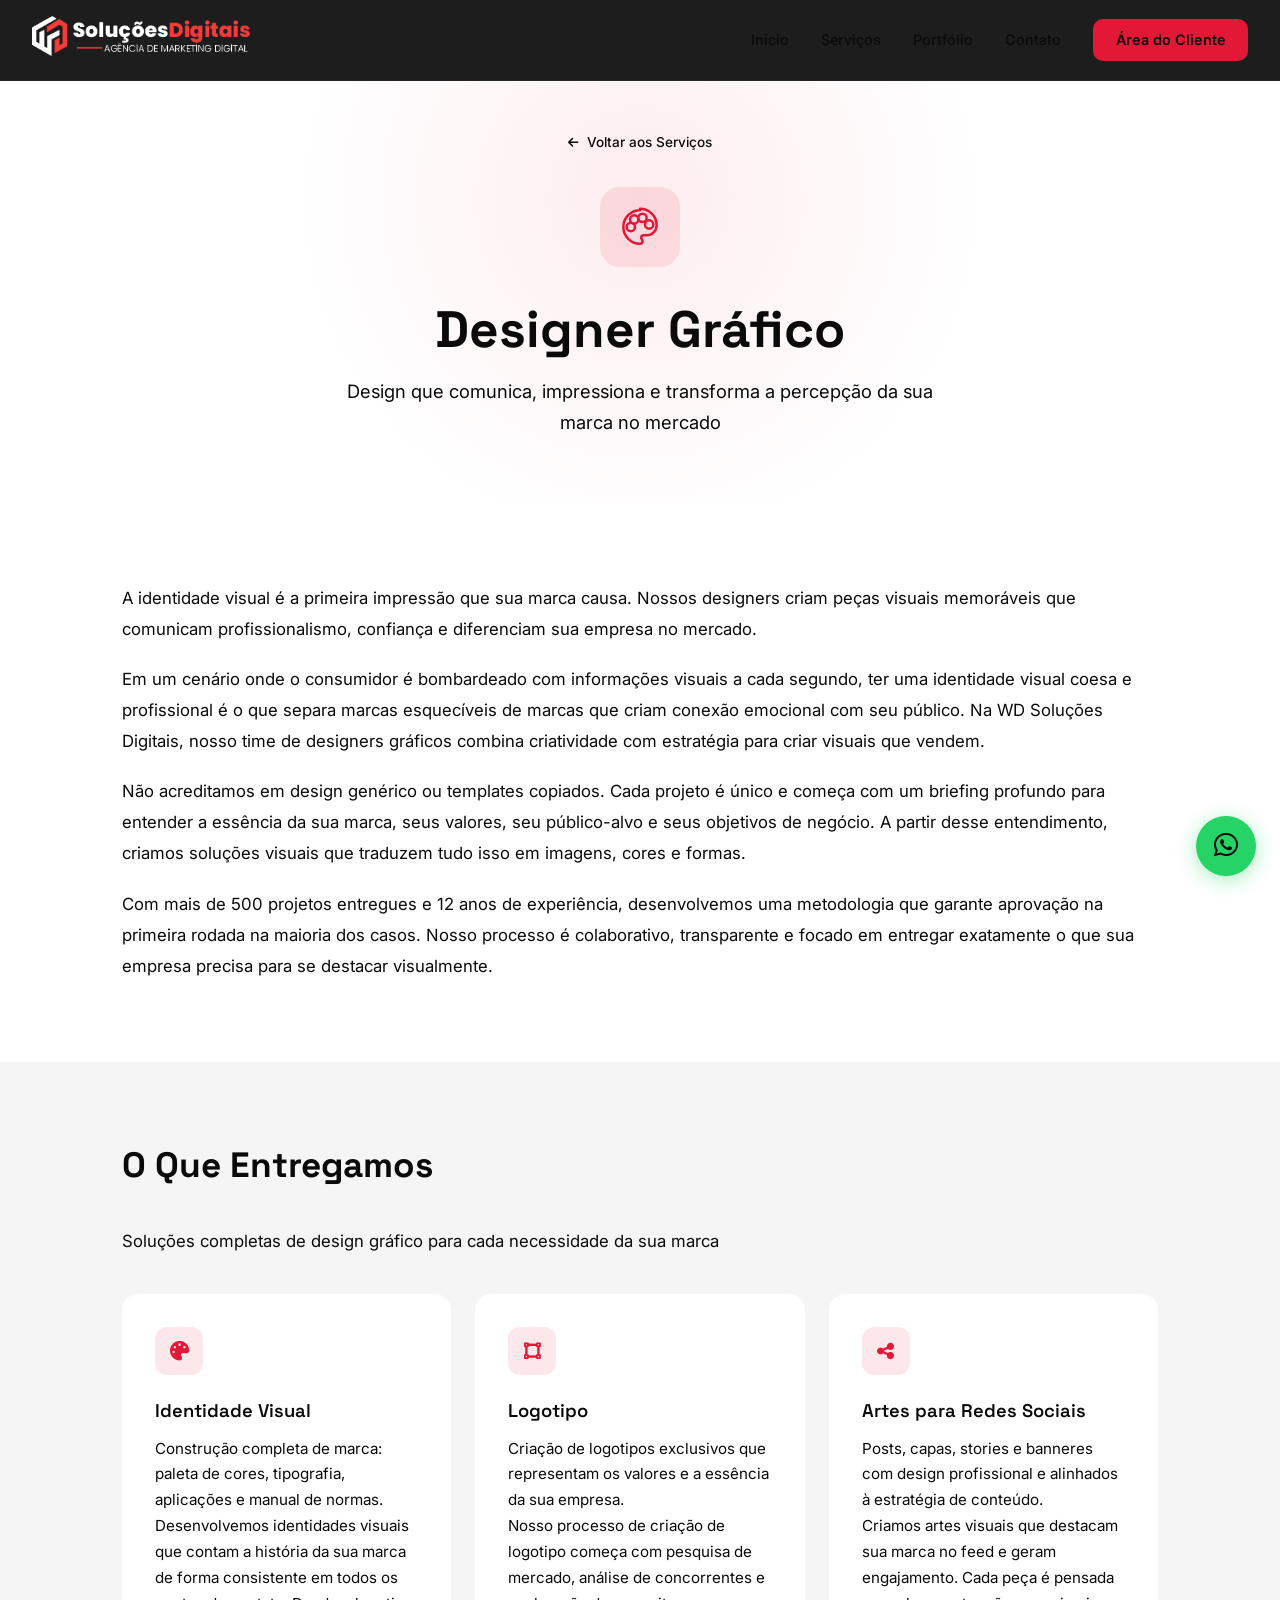
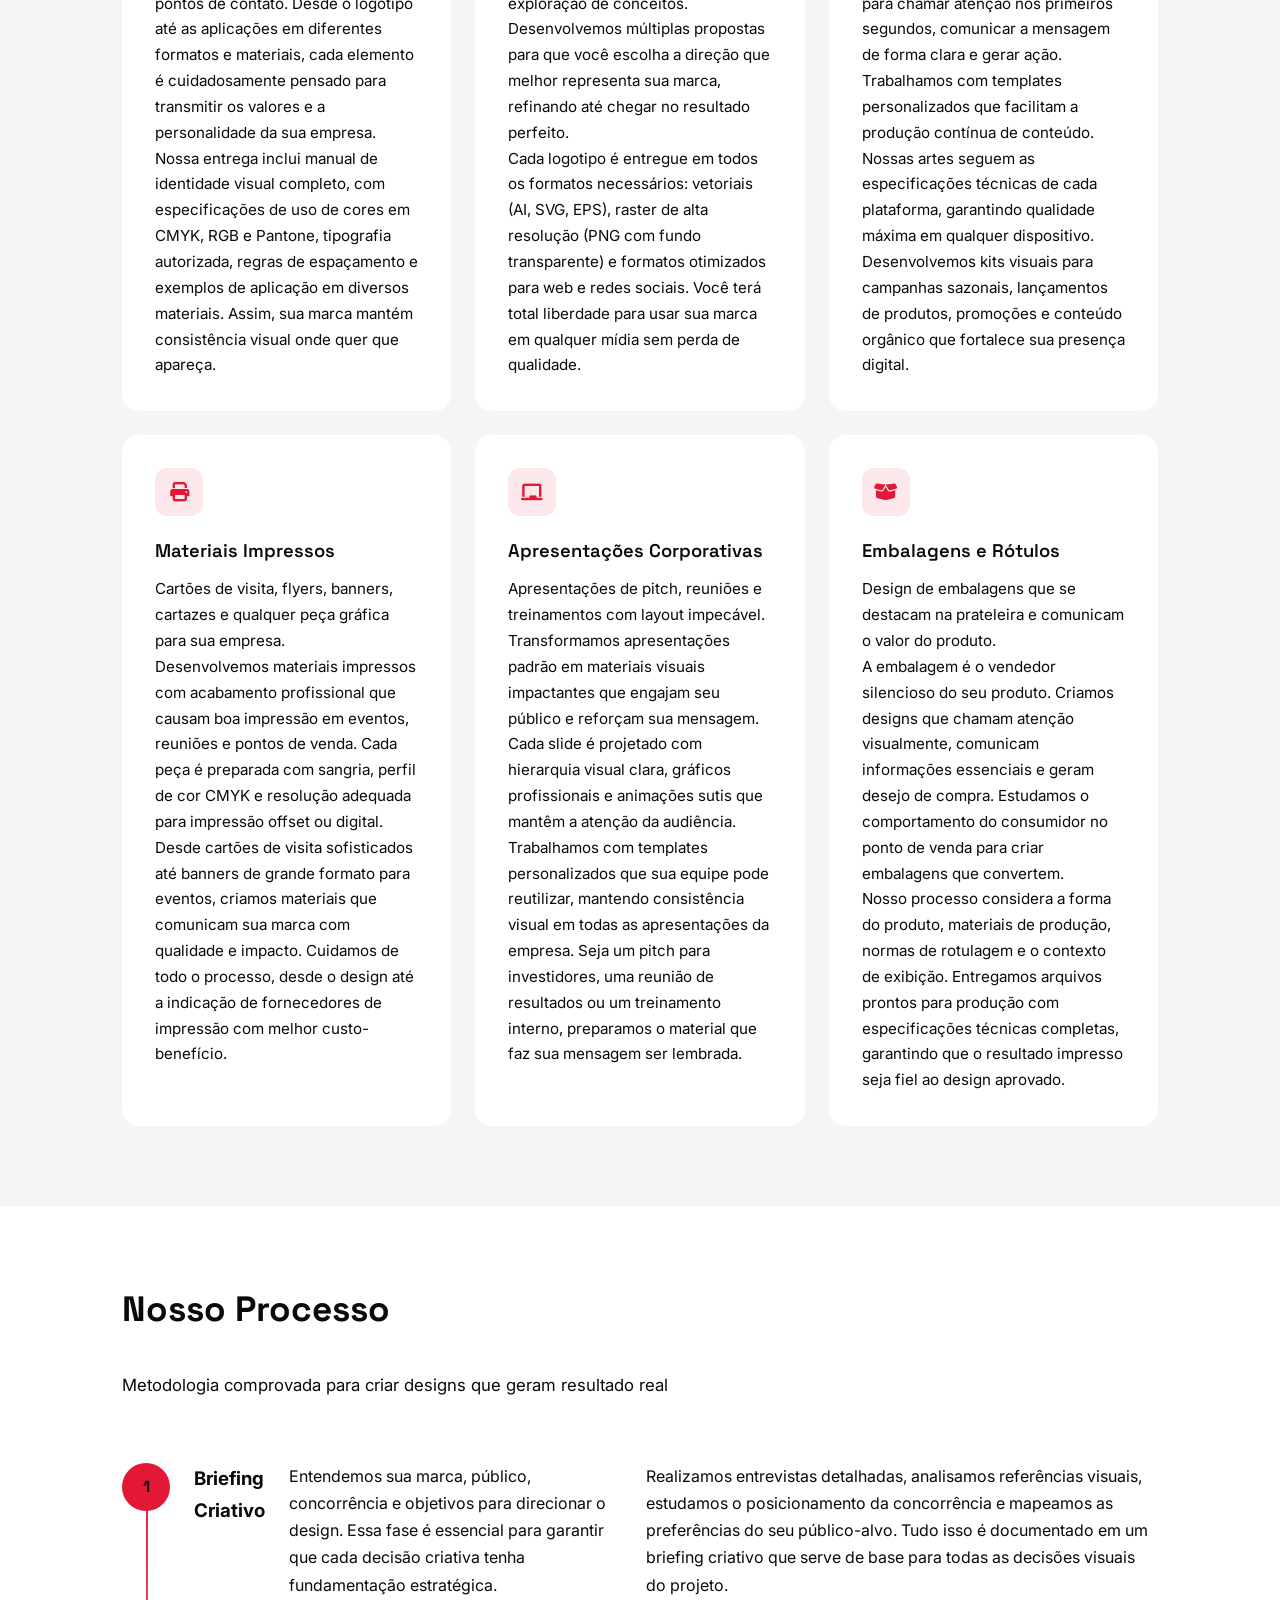
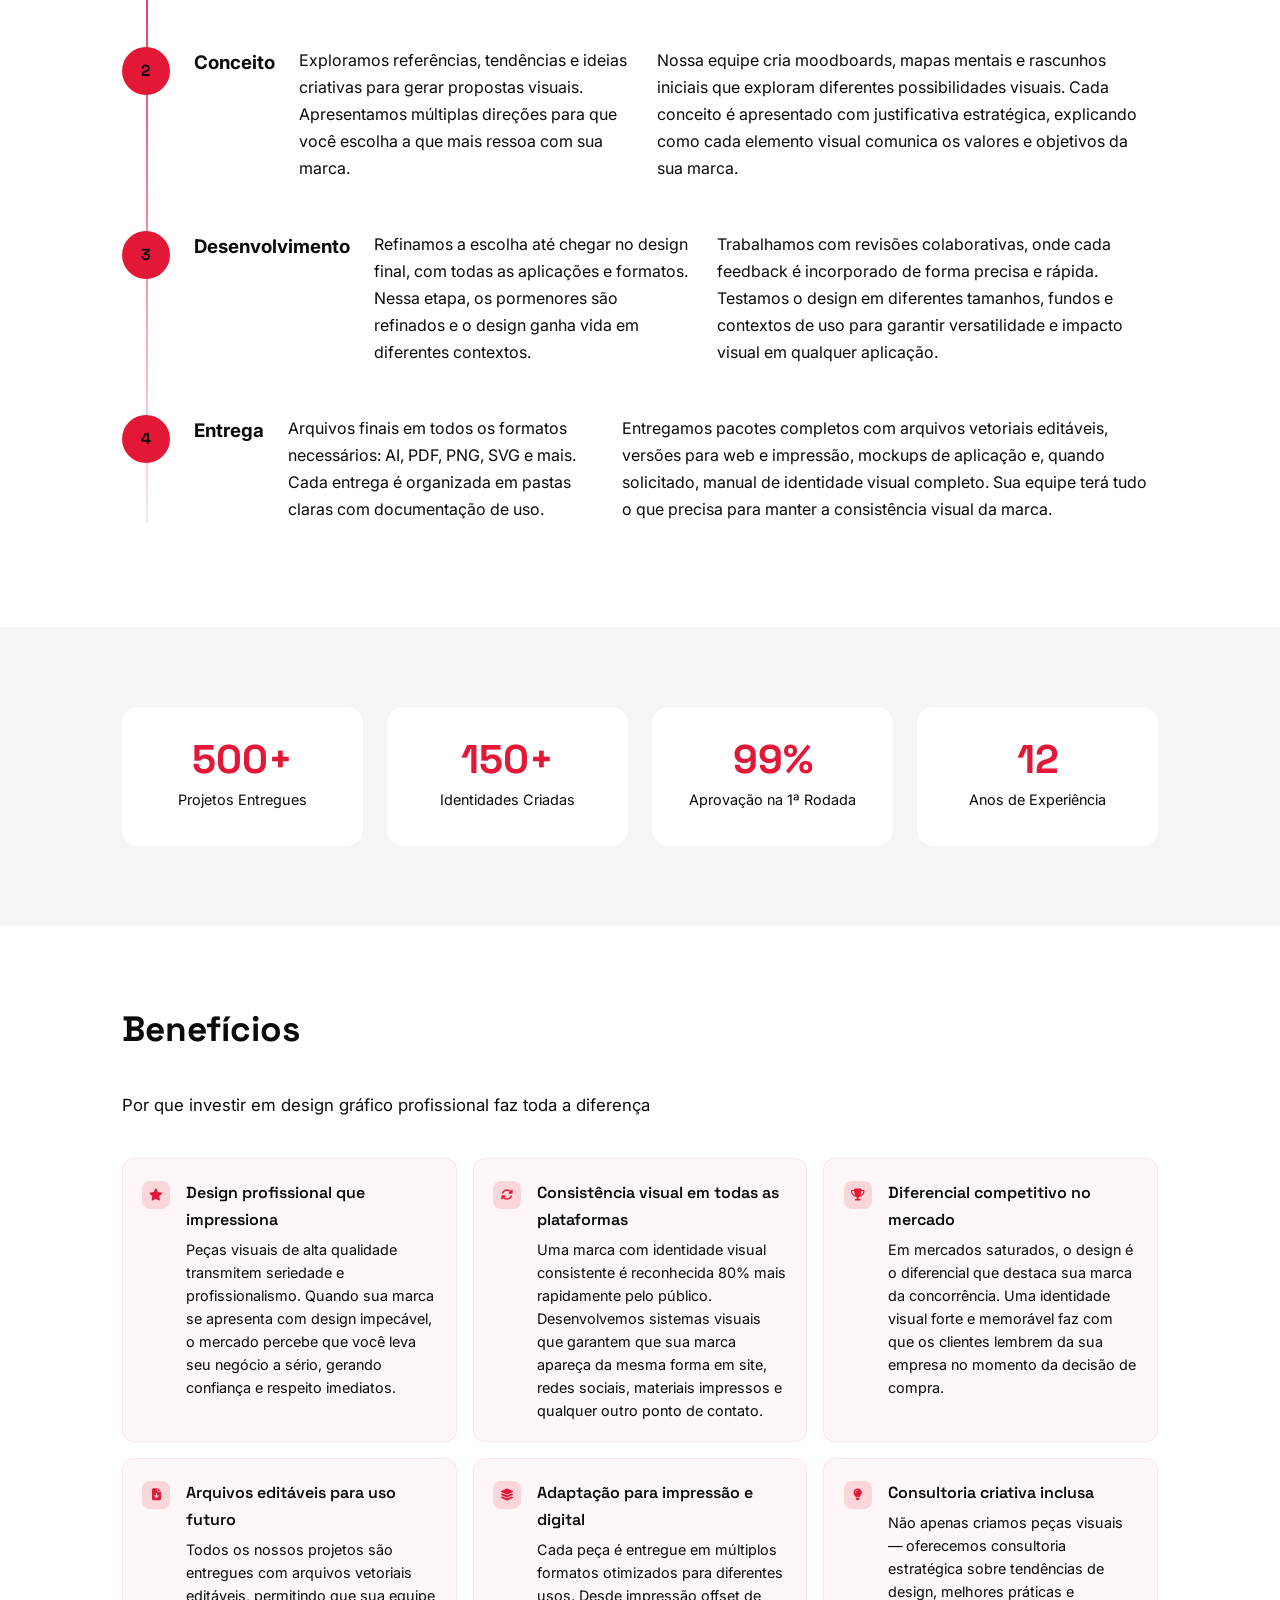
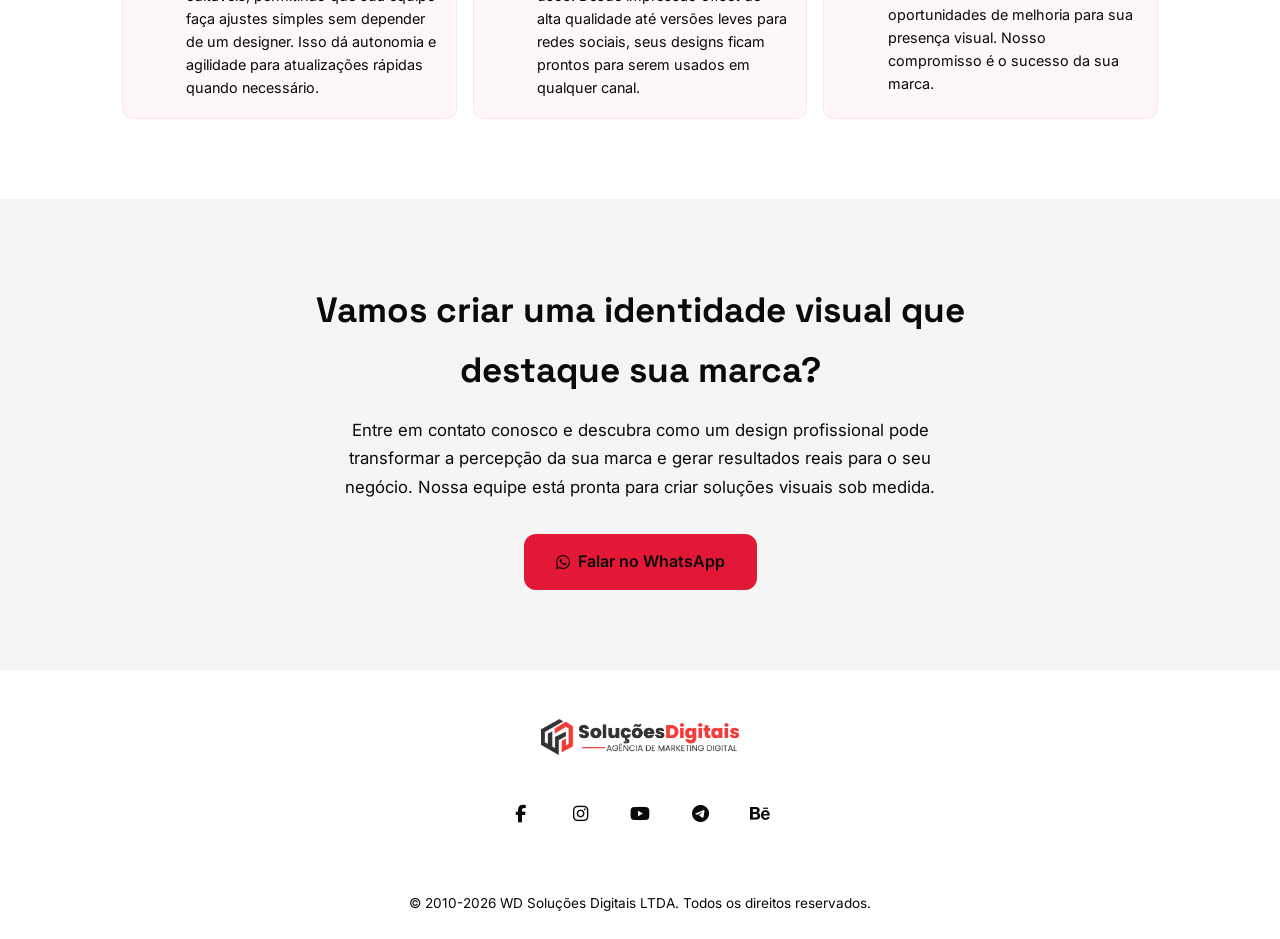
<file: designer-grafico.html>
<!DOCTYPE html>
<html lang="pt-BR">
<head>
    <meta charset="UTF-8">
    <meta http-equiv="Cache-Control" content="no-cache, no-store, must-revalidate">
    <meta http-equiv="Pragma" content="no-cache">
    <meta http-equiv="Expires" content="0">
    <meta name="viewport" content="width=device-width, initial-scale=1.0">
    <title>Design Gráfico em Belém-PA | WD Soluções Digitais</title>
    <meta name="description" content="Design gráfico profissional em Belém-PA. Identidade visual, logotipos, artes para redes sociais, materiais impressos e embalagens com design sob medida para sua marca.">
    <meta name="keywords" content="design gráfico belém, identidade visual pará, criação de logotipo, branding belém, artes para redes sociais, design profissional, materiais publicitários, flyer belém, cartão de visita, banners, design de embalagem, apresentação corporativa, agência de design, designer gráfico pará, criação visual">
    <meta name="author" content="Anderson Adan">
    <meta name="robots" content="index, follow, max-snippet:-1, max-image-preview:large, max-video-preview:-1">
    <meta name="language" content="pt-BR">
    <meta name="revisit-after" content="7 days">
    <meta name="theme-color" content="#E31837">
    <meta name="msapplication-TileColor" content="#E31837">
    <link rel="canonical" href="https://agenciawd.com.br/designer-grafico.html">
    <meta name="geo.region" content="BR-PA">
    <meta name="geo.placename" content="Belém">
    <meta name="geo.position" content="-1.4558;-48.5024">
    <meta name="ICBM" content="-1.4558, -48.5024">
    <meta property="og:title" content="Design Gráfico em Belém-PA | WD Soluções Digitais">
    <meta property="og:description" content="Design gráfico profissional em Belém-PA. Identidade visual, logotipos, artes para redes sociais e materiais impressos com design sob medida.">
    <meta property="og:type" content="website">
    <meta property="og:url" content="https://agenciawd.com.br/designer-grafico.html">
    <meta property="og:image" content="https://agenciawd.com.br/img/og-image.jpg">
    <meta property="og:image:width" content="1200">
    <meta property="og:image:height" content="630">
    <meta property="og:image:alt" content="Design Gráfico - WD Soluções Digitais em Belém-PA">
    <meta property="og:locale" content="pt_BR">
    <meta property="og:site_name" content="WD Soluções Digitais">
    <meta name="twitter:card" content="summary_large_image">
    <meta name="twitter:title" content="Design Gráfico em Belém-PA | WD Soluções Digitais">
    <meta name="twitter:description" content="Design gráfico profissional em Belém-PA. Identidade visual, logotipos e materiais impressos.">
    <meta name="twitter:image" content="https://agenciawd.com.br/img/og-image.jpg">
    <meta name="twitter:image:alt" content="Design Gráfico - WD Soluções Digitais">
    <link rel="preconnect" href="https://fonts.googleapis.com">
    <link rel="preconnect" href="https://fonts.gstatic.com" crossorigin>
    <link rel="dns-prefetch" href="https://www.google-analytics.com">
    <link rel="dns-prefetch" href="https://www.googletagmanager.com">
    <link href="https://fonts.googleapis.com/css2?family=Inter:wght@300;400;500;600;700;800;900&family=Space+Grotesk:wght@400;500;600;700&display=swap" rel="stylesheet">
    <link rel="stylesheet" href="https://cdnjs.cloudflare.com/ajax/libs/font-awesome/6.5.1/css/all.min.css">
    <link rel="stylesheet" href="service-page.css">
    <script type="application/ld+json">
    {
        "@context": "https://schema.org",
        "@type": "Service",
        "name": "Design Gráfico",
        "description": "Design gráfico profissional em Belém-PA. Identidade visual, logotipos, artes para redes sociais, materiais impressos e embalagens com design sob medida.",
        "url": "https://agenciawd.com.br/designer-grafico.html",
        "provider": {
            "@type": "LocalBusiness",
            "name": "WD Soluções Digitais",
            "url": "https://agenciawd.com.br",
            "telephone": "+55-91-98267-5573",
            "address": {
                "@type": "PostalAddress",
                "streetAddress": "Rua 15 de Novembro, 226 - Edifício Chamie, Sala 1407",
                "addressLocality": "Belém",
                "addressRegion": "PA",
                "postalCode": "66013-060",
                "addressCountry": "BR"
            },
            "geo": {
                "@type": "GeoCoordinates",
                "latitude": -1.4558,
                "longitude": -48.5024
            }
        },
        "areaServed": {
            "@type": "City",
            "name": "Belém",
            "containedInPlace": {
                "@type": "State",
                "name": "Pará"
            }
        },
        "serviceType": "Design Gráfico",
        "category": "Design"
    }
    </script>
</head>
<body>
    <header id="header" role="banner">
        <div class="header-inner">
            <a href="index.html" class="logo" aria-label="WD Soluções Digitais - Página Inicial">
                <img src="img/logo.png" alt="WD Soluções Digitais" width="120" height="40" style="height: 40px; width: auto;">
            </a>
            <nav role="navigation" aria-label="Menu principal">
                <a href="index.html#inicio">Início</a>
                <a href="index.html#servicos">Serviços</a>
                <a href="index.html#portfolio">Portfólio</a>
                <a href="index.html#contato">Contato</a>
                <a href="https://agenciawd.centraldefaturas.com.br" class="nav-cta" target="_blank" rel="noopener">Área do Cliente</a>
            </nav>
            <div class="hamburger" id="hamburger" role="button" aria-label="Abrir menu de navegação" aria-expanded="false" tabindex="0">
                <span></span>
                <span></span>
                <span></span>
            </div>
        </div>
    </header>
    <div class="mobile-menu" id="mobileMenu" role="navigation" aria-label="Menu mobile">
        <a href="index.html#inicio">Início</a>
        <a href="index.html#servicos">Serviços</a>
        <a href="index.html#portfolio">Portfólio</a>
        <a href="index.html#contato">Contato</a>
        <a href="https://agenciawd.centraldefaturas.com.br" target="_blank" rel="noopener" style="color: var(--red);">Área do Cliente</a>
    </div>

    <main>
        <section class="service-hero">
            <div class="service-hero-inner">
                <a href="index.html#servicos" class="back-link"><i class="fas fa-arrow-left"></i> Voltar aos Serviços</a>
                <div class="service-hero-icon">
                    <svg viewBox="0 0 24 24"><circle cx="13.5" cy="6.5" r="2.5"/><circle cx="17.5" cy="10.5" r="2.5"/><circle cx="8.5" cy="7.5" r="2.5"/><circle cx="6.5" cy="12" r="2.5"/><path d="M12 2C6.5 2 2 6.5 2 12s4.5 10 10 10c.93 0 1.5-.75 1.5-1.5 0-.38-.15-.74-.39-1.02-.23-.27-.38-.62-.38-1.01 0-.83.67-1.5 1.5-1.5H16c3.31 0 6-2.69 6-6 0-5.5-4.5-9.97-10-9.97z"/></svg>
                </div>
                <h1>Designer Gráfico</h1>
                <p class="service-hero-subtitle">Design que comunica, impressiona e transforma a percepção da sua marca no mercado</p>
            </div>
        </section>

        <section class="service-intro">
            <div class="container">
                <p>A identidade visual é a primeira impressão que sua marca causa. Nossos designers criam peças visuais memoráveis que comunicam profissionalismo, confiança e diferenciam sua empresa no mercado.</p>
                <p>Em um cenário onde o consumidor é bombardeado com informações visuais a cada segundo, ter uma identidade visual coesa e profissional é o que separa marcas esquecíveis de marcas que criam conexão emocional com seu público. Na WD Soluções Digitais, nosso time de designers gráficos combina criatividade com estratégia para criar visuais que vendem.</p>
                <p>Não acreditamos em design genérico ou templates copiados. Cada projeto é único e começa com um briefing profundo para entender a essência da sua marca, seus valores, seu público-alvo e seus objetivos de negócio. A partir desse entendimento, criamos soluções visuais que traduzem tudo isso em imagens, cores e formas.</p>
                <p>Com mais de 500 projetos entregues e 12 anos de experiência, desenvolvemos uma metodologia que garante aprovação na primeira rodada na maioria dos casos. Nosso processo é colaborativo, transparente e focado em entregar exatamente o que sua empresa precisa para se destacar visualmente.</p>
            </div>
        </section>

        <section class="service-features">
            <div class="container">
                <h2 class="section-title">O Que Entregamos</h2>
                <p class="section-subtitle">Soluções completas de design gráfico para cada necessidade da sua marca</p>
                <div class="features-grid">
                    <div class="feature-card">
                        <div class="feature-card-icon"><i class="fas fa-palette"></i></div>
                        <h3>Identidade Visual</h3>
                        <p>Construção completa de marca: paleta de cores, tipografia, aplicações e manual de normas.</p>
                        <p>Desenvolvemos identidades visuais que contam a história da sua marca de forma consistente em todos os pontos de contato. Desde o logotipo até as aplicações em diferentes formatos e materiais, cada elemento é cuidadosamente pensado para transmitir os valores e a personalidade da sua empresa.</p>
                        <p>Nossa entrega inclui manual de identidade visual completo, com especificações de uso de cores em CMYK, RGB e Pantone, tipografia autorizada, regras de espaçamento e exemplos de aplicação em diversos materiais. Assim, sua marca mantém consistência visual onde quer que apareça.</p>
                    </div>
                    <div class="feature-card">
                        <div class="feature-card-icon"><i class="fas fa-vector-square"></i></div>
                        <h3>Logotipo</h3>
                        <p>Criação de logotipos exclusivos que representam os valores e a essência da sua empresa.</p>
                        <p>Nosso processo de criação de logotipo começa com pesquisa de mercado, análise de concorrentes e exploração de conceitos. Desenvolvemos múltiplas propostas para que você escolha a direção que melhor representa sua marca, refinando até chegar no resultado perfeito.</p>
                        <p>Cada logotipo é entregue em todos os formatos necessários: vetoriais (AI, SVG, EPS), raster de alta resolução (PNG com fundo transparente) e formatos otimizados para web e redes sociais. Você terá total liberdade para usar sua marca em qualquer mídia sem perda de qualidade.</p>
                    </div>
                    <div class="feature-card">
                        <div class="feature-card-icon"><i class="fas fa-share-alt"></i></div>
                        <h3>Artes para Redes Sociais</h3>
                        <p>Posts, capas, stories e banneres com design profissional e alinhados à estratégia de conteúdo.</p>
                        <p>Criamos artes visuais que destacam sua marca no feed e geram engajamento. Cada peça é pensada para chamar atenção nos primeiros segundos, comunicar a mensagem de forma clara e gerar ação. Trabalhamos com templates personalizados que facilitam a produção contínua de conteúdo.</p>
                        <p>Nossas artes seguem as especificações técnicas de cada plataforma, garantindo qualidade máxima em qualquer dispositivo. Desenvolvemos kits visuais para campanhas sazonais, lançamentos de produtos, promoções e conteúdo orgânico que fortalece sua presença digital.</p>
                    </div>
                    <div class="feature-card">
                        <div class="feature-card-icon"><i class="fas fa-print"></i></div>
                        <h3>Materiais Impressos</h3>
                        <p>Cartões de visita, flyers, banners, cartazes e qualquer peça gráfica para sua empresa.</p>
                        <p>Desenvolvemos materiais impressos com acabamento profissional que causam boa impressão em eventos, reuniões e pontos de venda. Cada peça é preparada com sangria, perfil de cor CMYK e resolução adequada para impressão offset ou digital.</p>
                        <p>Desde cartões de visita sofisticados até banners de grande formato para eventos, criamos materiais que comunicam sua marca com qualidade e impacto. Cuidamos de todo o processo, desde o design até a indicação de fornecedores de impressão com melhor custo-benefício.</p>
                    </div>
                    <div class="feature-card">
                        <div class="feature-card-icon"><i class="fas fa-chalkboard"></i></div>
                        <h3>Apresentações Corporativas</h3>
                        <p>Apresentações de pitch, reuniões e treinamentos com layout impecável.</p>
                        <p>Transformamos apresentações padrão em materiais visuais impactantes que engajam seu público e reforçam sua mensagem. Cada slide é projetado com hierarquia visual clara, gráficos profissionais e animações sutis que mantêm a atenção da audiência.</p>
                        <p>Trabalhamos com templates personalizados que sua equipe pode reutilizar, mantendo consistência visual em todas as apresentações da empresa. Seja um pitch para investidores, uma reunião de resultados ou um treinamento interno, preparamos o material que faz sua mensagem ser lembrada.</p>
                    </div>
                    <div class="feature-card">
                        <div class="feature-card-icon"><i class="fas fa-box-open"></i></div>
                        <h3>Embalagens e Rótulos</h3>
                        <p>Design de embalagens que se destacam na prateleira e comunicam o valor do produto.</p>
                        <p>A embalagem é o vendedor silencioso do seu produto. Criamos designs que chamam atenção visualmente, comunicam informações essenciais e geram desejo de compra. Estudamos o comportamento do consumidor no ponto de venda para criar embalagens que convertem.</p>
                        <p>Nosso processo considera a forma do produto, materiais de produção, normas de rotulagem e o contexto de exibição. Entregamos arquivos prontos para produção com especificações técnicas completas, garantindo que o resultado impresso seja fiel ao design aprovado.</p>
                    </div>
                </div>
            </div>
        </section>

        <section class="service-process">
            <div class="container">
                <h2 class="section-title">Nosso Processo</h2>
                <p class="section-subtitle">Metodologia comprovada para criar designs que geram resultado real</p>
                <div class="process-steps">
                    <div class="process-step">
                        <div class="process-step-number">1</div>
                        <h3>Briefing Criativo</h3>
                        <p>Entendemos sua marca, público, concorrência e objetivos para direcionar o design. Essa fase é essencial para garantir que cada decisão criativa tenha fundamentação estratégica.</p>
                        <p>Realizamos entrevistas detalhadas, analisamos referências visuais, estudamos o posicionamento da concorrência e mapeamos as preferências do seu público-alvo. Tudo isso é documentado em um briefing criativo que serve de base para todas as decisões visuais do projeto.</p>
                    </div>
                    <div class="process-step">
                        <div class="process-step-number">2</div>
                        <h3>Conceito</h3>
                        <p>Exploramos referências, tendências e ideias criativas para gerar propostas visuais. Apresentamos múltiplas direções para que você escolha a que mais ressoa com sua marca.</p>
                        <p>Nossa equipe cria moodboards, mapas mentais e rascunhos iniciais que exploram diferentes possibilidades visuais. Cada conceito é apresentado com justificativa estratégica, explicando como cada elemento visual comunica os valores e objetivos da sua marca.</p>
                    </div>
                    <div class="process-step">
                        <div class="process-step-number">3</div>
                        <h3>Desenvolvimento</h3>
                        <p>Refinamos a escolha até chegar no design final, com todas as aplicações e formatos. Nessa etapa, os pormenores são refinados e o design ganha vida em diferentes contextos.</p>
                        <p>Trabalhamos com revisões colaborativas, onde cada feedback é incorporado de forma precisa e rápida. Testamos o design em diferentes tamanhos, fundos e contextos de uso para garantir versatilidade e impacto visual em qualquer aplicação.</p>
                    </div>
                    <div class="process-step">
                        <div class="process-step-number">4</div>
                        <h3>Entrega</h3>
                        <p>Arquivos finais em todos os formatos necessários: AI, PDF, PNG, SVG e mais. Cada entrega é organizada em pastas claras com documentação de uso.</p>
                        <p>Entregamos pacotes completos com arquivos vetoriais editáveis, versões para web e impressão, mockups de aplicação e, quando solicitado, manual de identidade visual completo. Sua equipe terá tudo o que precisa para manter a consistência visual da marca.</p>
                    </div>
                </div>
            </div>
        </section>

        <section class="service-stats">
            <div class="container">
                <div class="stats-grid">
                    <div class="stat-item">
                        <span class="stat-number">500+</span>
                        <span class="stat-label">Projetos Entregues</span>
                    </div>
                    <div class="stat-item">
                        <span class="stat-number">150+</span>
                        <span class="stat-label">Identidades Criadas</span>
                    </div>
                    <div class="stat-item">
                        <span class="stat-number">99%</span>
                        <span class="stat-label">Aprovação na 1ª Rodada</span>
                    </div>
                    <div class="stat-item">
                        <span class="stat-number">12</span>
                        <span class="stat-label">Anos de Experiência</span>
                    </div>
                </div>
            </div>
        </section>

        <section class="service-benefits">
            <div class="container">
                <h2 class="section-title">Benefícios</h2>
                <p class="section-subtitle">Por que investir em design gráfico profissional faz toda a diferença</p>
                <div class="benefits-list">
                    <div class="benefit-item">
                        <div class="benefit-icon"><i class="fas fa-star"></i></div>
                        <div class="benefit-text">
                            <h4>Design profissional que impressiona</h4>
                            <p>Peças visuais de alta qualidade transmitem seriedade e profissionalismo. Quando sua marca se apresenta com design impecável, o mercado percebe que você leva seu negócio a sério, gerando confiança e respeito imediatos.</p>
                        </div>
                    </div>
                    <div class="benefit-item">
                        <div class="benefit-icon"><i class="fas fa-sync-alt"></i></div>
                        <div class="benefit-text">
                            <h4>Consistência visual em todas as plataformas</h4>
                            <p>Uma marca com identidade visual consistente é reconhecida 80% mais rapidamente pelo público. Desenvolvemos sistemas visuais que garantem que sua marca apareça da mesma forma em site, redes sociais, materiais impressos e qualquer outro ponto de contato.</p>
                        </div>
                    </div>
                    <div class="benefit-item">
                        <div class="benefit-icon"><i class="fas fa-trophy"></i></div>
                        <div class="benefit-text">
                            <h4>Diferencial competitivo no mercado</h4>
                            <p>Em mercados saturados, o design é o diferencial que destaca sua marca da concorrência. Uma identidade visual forte e memorável faz com que os clientes lembrem da sua empresa no momento da decisão de compra.</p>
                        </div>
                    </div>
                    <div class="benefit-item">
                        <div class="benefit-icon"><i class="fas fa-file-download"></i></div>
                        <div class="benefit-text">
                            <h4>Arquivos editáveis para uso futuro</h4>
                            <p>Todos os nossos projetos são entregues com arquivos vetoriais editáveis, permitindo que sua equipe faça ajustes simples sem depender de um designer. Isso dá autonomia e agilidade para atualizações rápidas quando necessário.</p>
                        </div>
                    </div>
                    <div class="benefit-item">
                        <div class="benefit-icon"><i class="fas fa-layer-group"></i></div>
                        <div class="benefit-text">
                            <h4>Adaptação para impressão e digital</h4>
                            <p>Cada peça é entregue em múltiplos formatos otimizados para diferentes usos. Desde impressão offset de alta qualidade até versões leves para redes sociais, seus designs ficam prontos para serem usados em qualquer canal.</p>
                        </div>
                    </div>
                    <div class="benefit-item">
                        <div class="benefit-icon"><i class="fas fa-lightbulb"></i></div>
                        <div class="benefit-text">
                            <h4>Consultoria criativa inclusa</h4>
                            <p>Não apenas criamos peças visuais — oferecemos consultoria estratégica sobre tendências de design, melhores práticas e oportunidades de melhoria para sua presença visual. Nosso compromisso é o sucesso da sua marca.</p>
                        </div>
                    </div>
                </div>
            </div>
        </section>

        <section class="service-cta">
    <div class="service-cta-inner">
        <h2>Vamos criar uma identidade visual que destaque sua marca?</h2>
        <p>Entre em contato conosco e descubra como um design profissional pode transformar a percepção da sua marca e gerar resultados reais para o seu negócio. Nossa equipe está pronta para criar soluções visuais sob medida.</p>
        <div class="cta-buttons">
            <a href="https://wa.me/5591982675573?text=Ol%C3%A1!%20Tenho%20interesse%20no%20servi%C3%A7o%20de%20Design%20Gr%C3%A1fico." class="btn btn-primary" target="_blank" rel="noopener"><i class="fab fa-whatsapp"></i> Falar no WhatsApp</a>
        </div>
    </div>
        </section>
    </main>

    <footer role="contentinfo">
        <div class="footer-inner">
            <div class="footer-logo">
                <img src="img/LogoColorida.png" alt="WD Soluções Digitais" style="height: 36px; width: auto;">
            </div>
            <div class="social-links" role="list" aria-label="Redes sociais">
                <a href="https://www.facebook.com/wdcomunicacao7" target="_blank" rel="noopener" title="Facebook" aria-label="Siga no Facebook"><i class="fab fa-facebook-f"></i></a>
                <a href="https://www.instagram.com/wdcomunicacao7/" target="_blank" rel="noopener" title="Instagram" aria-label="Siga no Instagram"><i class="fab fa-instagram"></i></a>
                <a href="https://www.youtube.com/@WDCOMUNICACAO7" target="_blank" rel="noopener" title="YouTube" aria-label="Inscreva-se no YouTube"><i class="fab fa-youtube"></i></a>
                <a href="https://t.me/wdcomunicacoes/" target="_blank" rel="noopener" title="Telegram" aria-label="Entre no Telegram"><i class="fab fa-telegram-plane"></i></a>
                <a href="https://www.behance.net/andersonadan" target="_blank" rel="noopener" title="Behance" aria-label="Veja no Behance"><i class="fab fa-behance"></i></a>
            </div>
        </div>
        <div class="footer-bottom">
            <p>&copy; 2010-2026 WD Soluções Digitais LTDA. Todos os direitos reservados.</p>
        </div>
    </footer>

    <a href="https://wa.me/5591982675573" class="whatsapp-float" target="_blank" rel="noopener" title="WhatsApp" aria-label="Fale conosco pelo WhatsApp">
        <i class="fab fa-whatsapp"></i>
    </a>
    <a href="#" class="scroll-top" id="scrollTop">
        <i class="fas fa-arrow-up"></i>
    </a>

    <script>
    document.getElementById('hamburger').addEventListener('click', function() {
        const menu = document.getElementById('mobileMenu');
        menu.classList.toggle('open');
        this.setAttribute('aria-expanded', menu.classList.contains('open'));
    });
    window.addEventListener('scroll', function() {
        const btn = document.getElementById('scrollTop');
        if (btn) btn.classList.toggle('visible', window.scrollY > 400);
    });
    </script>
</body>
</html>
</file>
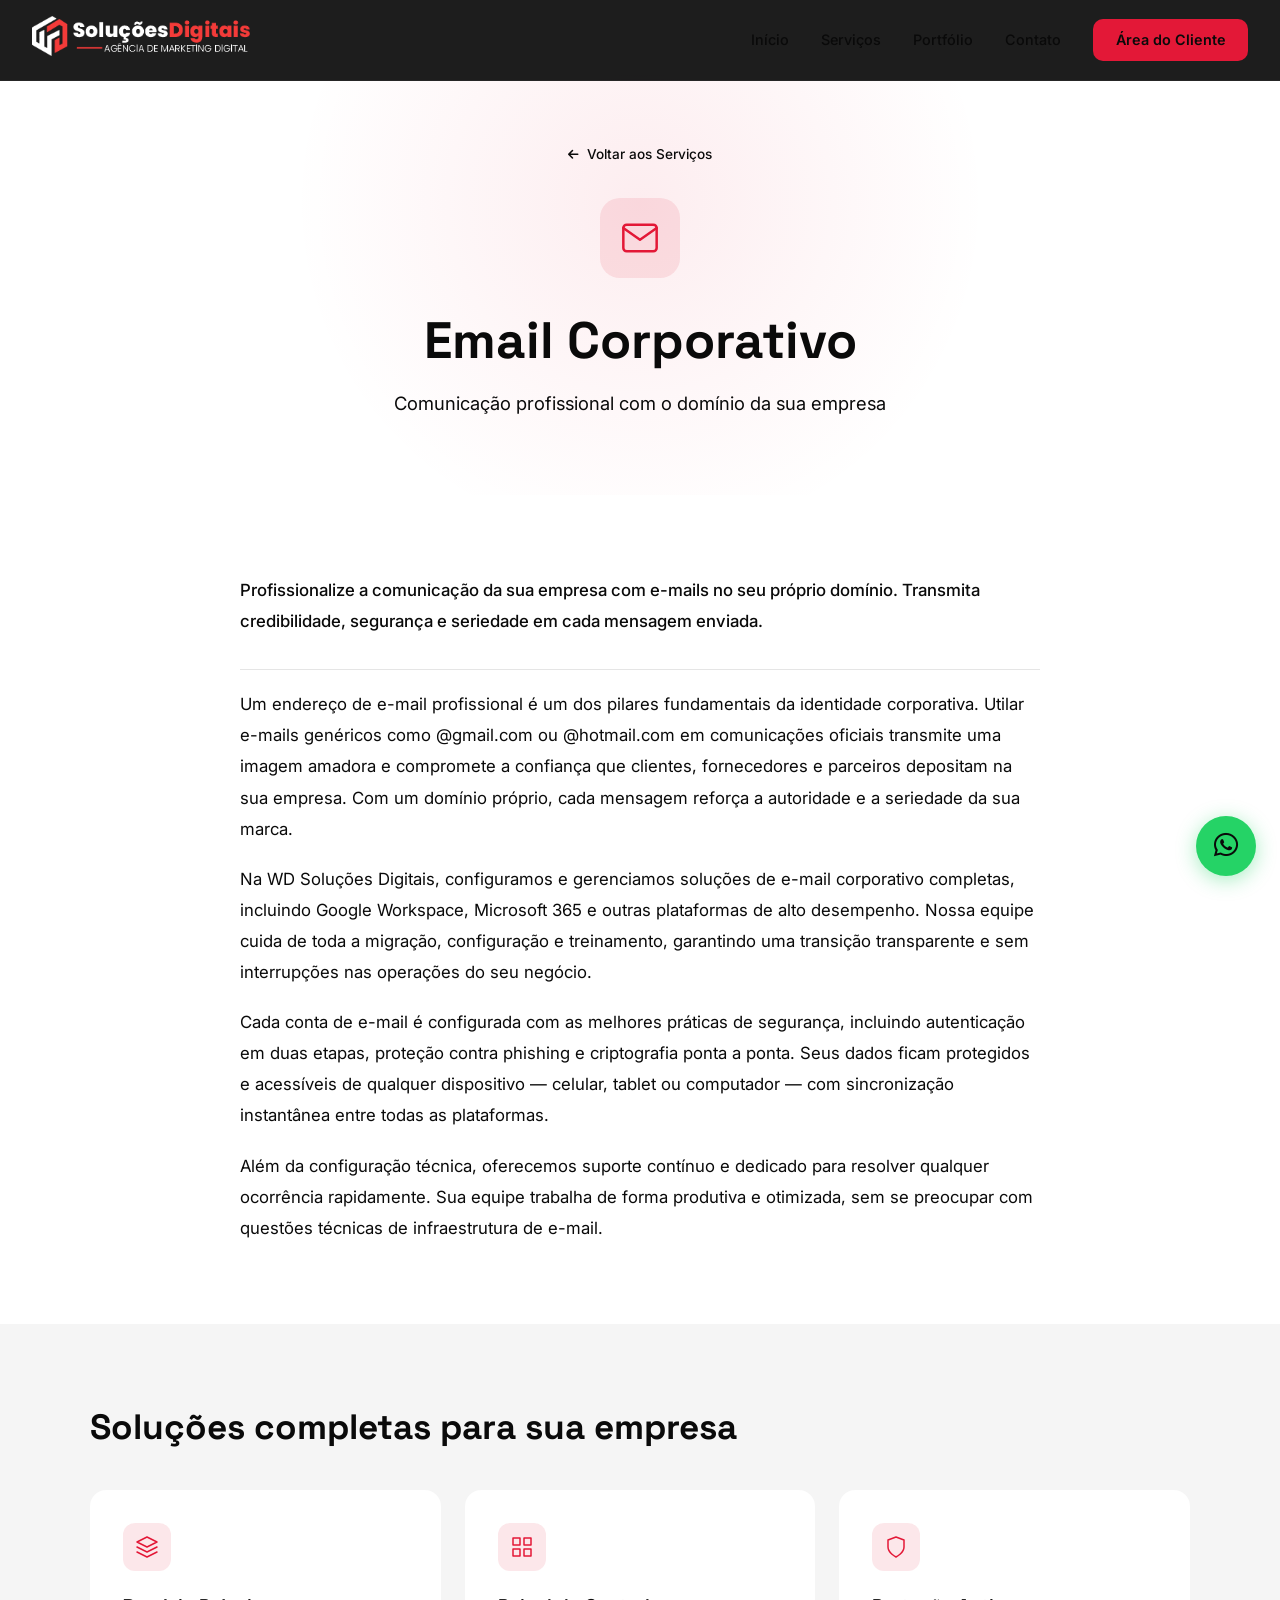
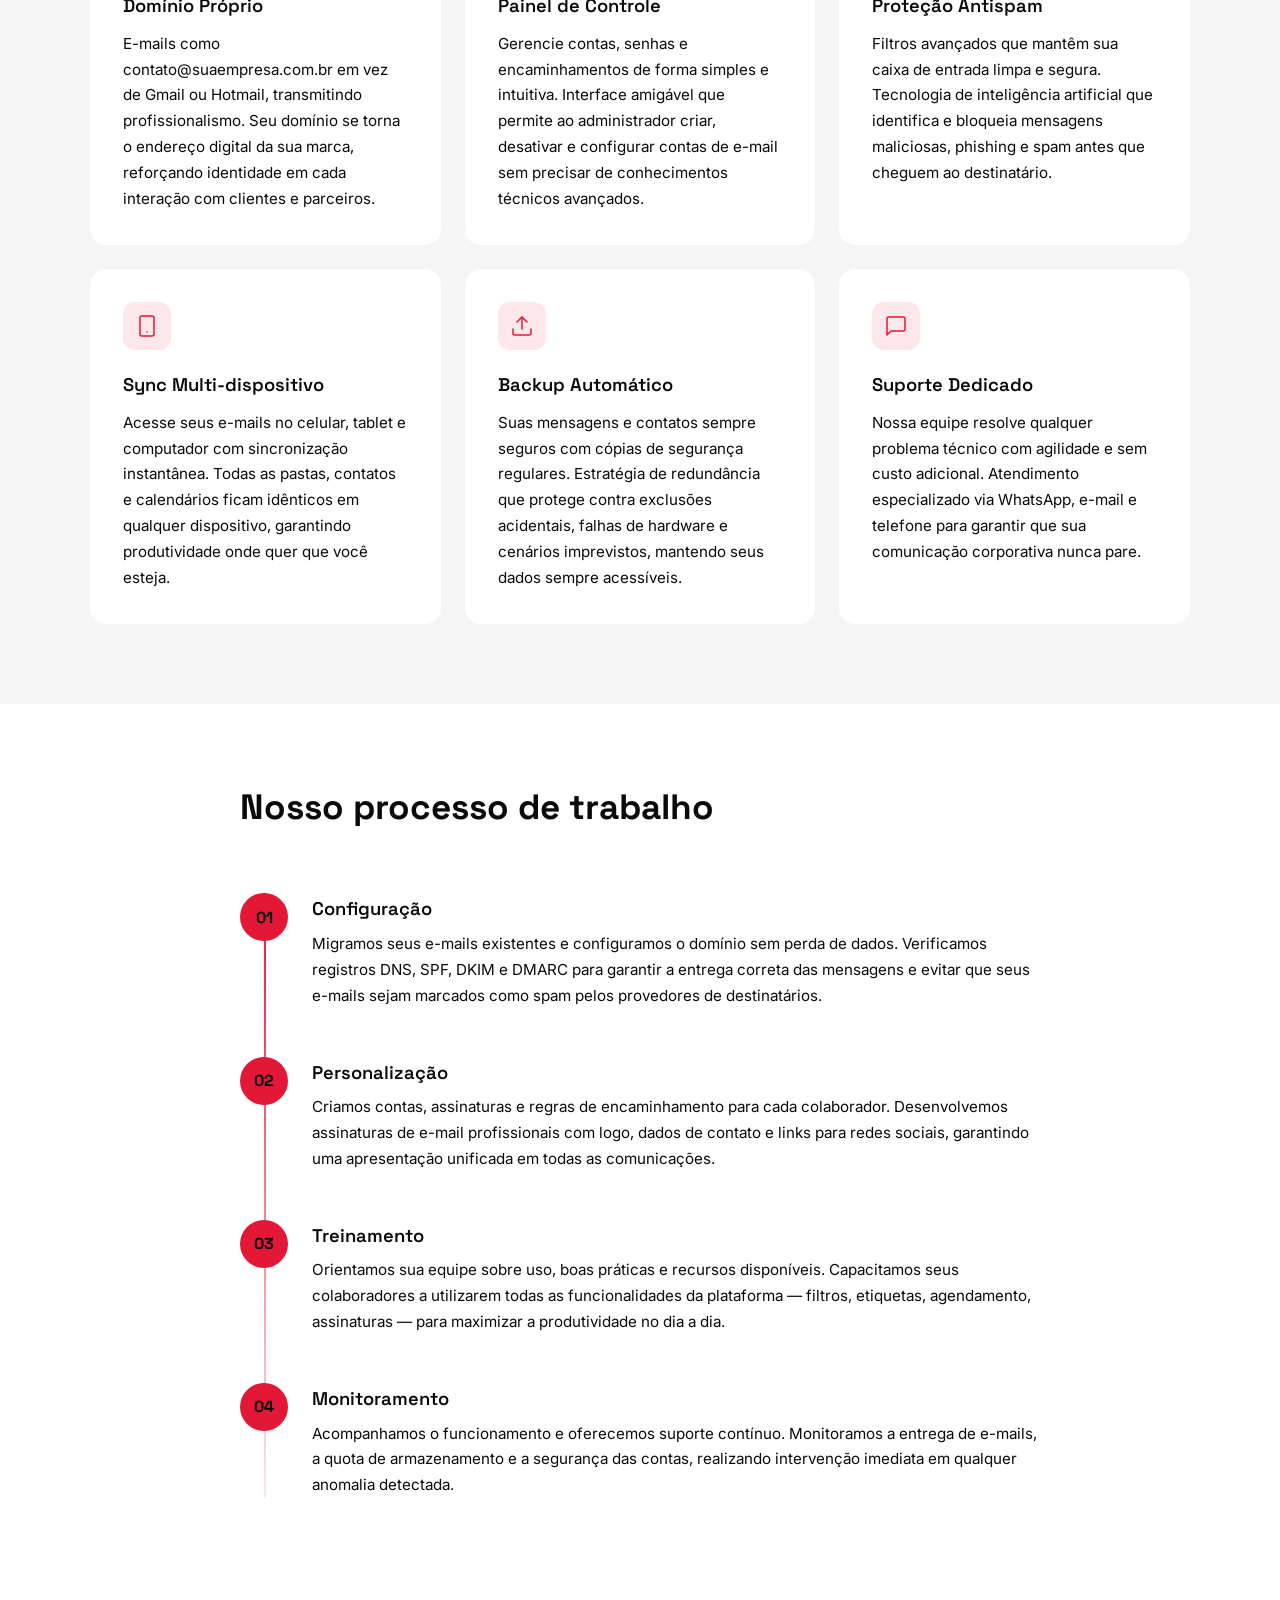
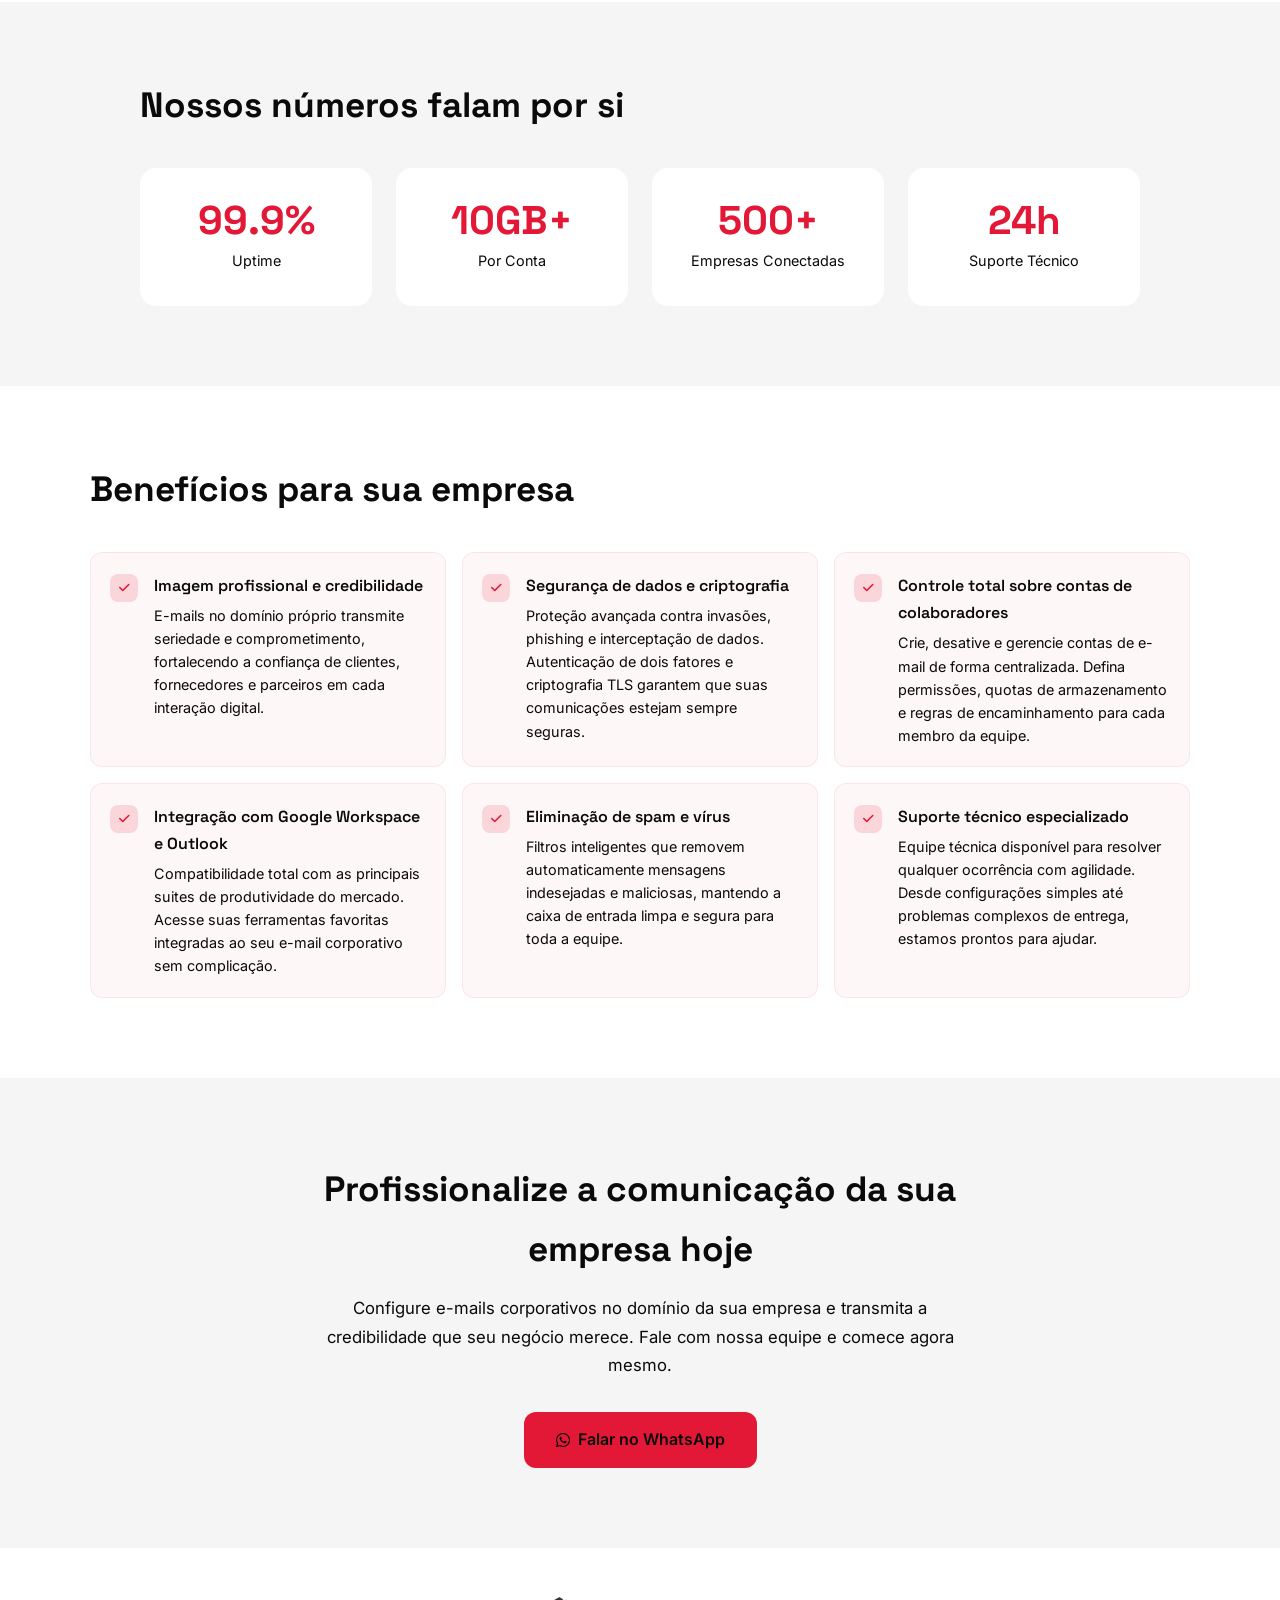
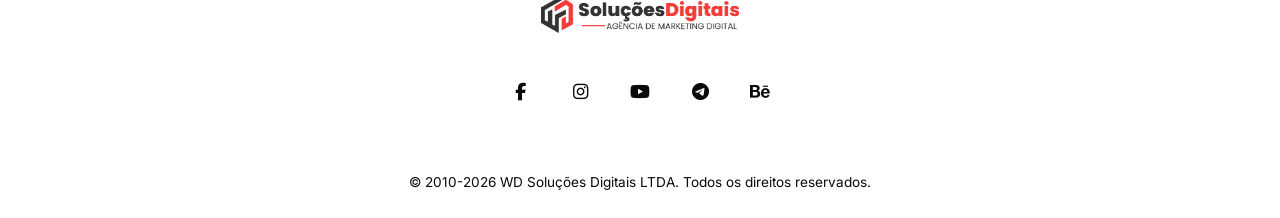
<file: email-corporativo.html>
<!DOCTYPE html>
<html lang="pt-BR">
<head>
    <meta charset="UTF-8">
    <meta http-equiv="Cache-Control" content="no-cache, no-store, must-revalidate">
    <meta http-equiv="Pragma" content="no-cache">
    <meta http-equiv="Expires" content="0">
    <meta name="viewport" content="width=device-width, initial-scale=1.0">
    <title>Email Corporativo em Belém-PA | WD Soluções Digitais</title>
    <meta name="description" content="Email corporativo profissional em Belém-PA. E-mails personalizados no domínio da sua empresa com Google Workspace, Microsoft 365, segurança e suporte dedicado.">
    <meta name="keywords" content="email corporativo belém, email profissional, email empresa, google workspace belém, microsoft 365 pará, domínio próprio email, email personalizado, email business, caixa de email profissional, configuração email corporativo, email seguro, agência digital belém">
    <meta name="author" content="Anderson Adan">
    <meta name="robots" content="index, follow, max-snippet:-1, max-image-preview:large, max-video-preview:-1">
    <meta name="language" content="pt-BR">
    <meta name="revisit-after" content="7 days">
    <meta name="theme-color" content="#E31837">
    <meta name="msapplication-TileColor" content="#E31837">
    <link rel="canonical" href="https://agenciawd.com.br/email-corporativo.html">
    <meta name="geo.region" content="BR-PA">
    <meta name="geo.placename" content="Belém">
    <meta name="geo.position" content="-1.4558;-48.5024">
    <meta name="ICBM" content="-1.4558, -48.5024">
    <meta property="og:title" content="Email Corporativo em Belém-PA | WD Soluções Digitais">
    <meta property="og:description" content="Email corporativo profissional em Belém-PA. E-mails personalizados no domínio da sua empresa com Google Workspace, Microsoft 365 e suporte dedicado.">
    <meta property="og:type" content="website">
    <meta property="og:url" content="https://agenciawd.com.br/email-corporativo.html">
    <meta property="og:image" content="https://agenciawd.com.br/img/og-image.jpg">
    <meta property="og:image:width" content="1200">
    <meta property="og:image:height" content="630">
    <meta property="og:image:alt" content="Email Corporativo - WD Soluções Digitais em Belém-PA">
    <meta property="og:locale" content="pt_BR">
    <meta property="og:site_name" content="WD Soluções Digitais">
    <meta name="twitter:card" content="summary_large_image">
    <meta name="twitter:title" content="Email Corporativo em Belém-PA | WD Soluções Digitais">
    <meta name="twitter:description" content="Email corporativo profissional em Belém-PA. E-mails personalizados no domínio da sua empresa com segurança e suporte dedicado.">
    <meta name="twitter:image" content="https://agenciawd.com.br/img/og-image.jpg">
    <meta name="twitter:image:alt" content="Email Corporativo - WD Soluções Digitais">
    <link rel="preconnect" href="https://fonts.googleapis.com">
    <link rel="preconnect" href="https://fonts.gstatic.com" crossorigin>
    <link rel="dns-prefetch" href="https://www.google-analytics.com">
    <link rel="dns-prefetch" href="https://www.googletagmanager.com">
    <link href="https://fonts.googleapis.com/css2?family=Inter:wght@300;400;500;600;700;800;900&family=Space+Grotesk:wght@400;500;600;700&display=swap" rel="stylesheet">
    <link rel="stylesheet" href="https://cdnjs.cloudflare.com/ajax/libs/font-awesome/6.5.1/css/all.min.css">
    <link rel="stylesheet" href="service-page.css">
    <script type="application/ld+json">
    {
        "@context": "https://schema.org",
        "@type": "Service",
        "name": "Email Corporativo",
        "description": "Email corporativo profissional em Belém-PA. E-mails personalizados no domínio da sua empresa com Google Workspace, Microsoft 365, segurança e suporte dedicado.",
        "url": "https://agenciawd.com.br/email-corporativo.html",
        "provider": {
            "@type": "LocalBusiness",
            "name": "WD Soluções Digitais",
            "url": "https://agenciawd.com.br",
            "telephone": "+55-91-98267-5573",
            "address": {
                "@type": "PostalAddress",
                "streetAddress": "Rua 15 de Novembro, 226 - Edifício Chamie, Sala 1407",
                "addressLocality": "Belém",
                "addressRegion": "PA",
                "postalCode": "66013-060",
                "addressCountry": "BR"
            },
            "geo": {
                "@type": "GeoCoordinates",
                "latitude": -1.4558,
                "longitude": -48.5024
            }
        },
        "areaServed": {
            "@type": "City",
            "name": "Belém",
            "containedInPlace": {
                "@type": "State",
                "name": "Pará"
            }
        },
        "serviceType": "Email Corporativo",
        "category": "Tecnologia"
    }
    </script>
</head>
<body>

<header id="header" role="banner">
    <div class="header-inner">
        <a href="index.html" class="logo" aria-label="WD Soluções Digitais - Página Inicial">
            <img src="img/logo.png" alt="WD Soluções Digitais" width="120" height="40" style="height: 40px; width: auto;">
        </a>
        <nav role="navigation" aria-label="Menu principal">
            <a href="index.html#inicio">Início</a>
            <a href="index.html#servicos">Serviços</a>
            <a href="index.html#portfolio">Portfólio</a>
            <a href="index.html#contato">Contato</a>
            <a href="https://agenciawd.centraldefaturas.com.br" class="nav-cta" target="_blank" rel="noopener">Área do Cliente</a>
        </nav>
        <div class="hamburger" id="hamburger" role="button" aria-label="Abrir menu de navegação" aria-expanded="false" tabindex="0">
            <span></span>
            <span></span>
            <span></span>
        </div>
    </div>
</header>
<div class="mobile-menu" id="mobileMenu" role="navigation" aria-label="Menu mobile">
    <a href="index.html#inicio">Início</a>
    <a href="index.html#servicos">Serviços</a>
    <a href="index.html#portfolio">Portfólio</a>
    <a href="index.html#contato">Contato</a>
    <a href="https://agenciawd.centraldefaturas.com.br" target="_blank" rel="noopener" style="color: var(--red);">Área do Cliente</a>
</div>

<main>

<section class="service-hero">
    <div class="service-hero-inner">
        <a href="index.html#servicos" class="back-link"><i class="fas fa-arrow-left"></i> Voltar aos Serviços</a>
        <div class="service-hero-content">
            <div class="service-hero-icon">
                <svg viewBox="0 0 24 24"><path d="M4 4h16c1.1 0 2 .9 2 2v12c0 1.1-.9 2-2 2H4c-1.1 0-2-.9-2-2V6c0-1.1.9-2 2-2z"/><polyline points="22,6 12,13 2,6"/></svg>
            </div>
            <h1>Email Corporativo</h1>
            <p class="service-hero-subtitle">Comunicação profissional com o domínio da sua empresa</p>
        </div>
    </div>
</section>

<section class="service-intro">
    <div class="service-intro-inner">
        <p class="service-intro-lead">Profissionalize a comunicação da sua empresa com e-mails no seu próprio domínio. Transmita credibilidade, segurança e seriedade em cada mensagem enviada.</p>
        <p>Um endereço de e-mail profissional é um dos pilares fundamentais da identidade corporativa. Utilar e-mails genéricos como @gmail.com ou @hotmail.com em comunicações oficiais transmite uma imagem amadora e compromete a confiança que clientes, fornecedores e parceiros depositam na sua empresa. Com um domínio próprio, cada mensagem reforça a autoridade e a seriedade da sua marca.</p>
        <p>Na WD Soluções Digitais, configuramos e gerenciamos soluções de e-mail corporativo completas, incluindo Google Workspace, Microsoft 365 e outras plataformas de alto desempenho. Nossa equipe cuida de toda a migração, configuração e treinamento, garantindo uma transição transparente e sem interrupções nas operações do seu negócio.</p>
        <p>Cada conta de e-mail é configurada com as melhores práticas de segurança, incluindo autenticação em duas etapas, proteção contra phishing e criptografia ponta a ponta. Seus dados ficam protegidos e acessíveis de qualquer dispositivo — celular, tablet ou computador — com sincronização instantânea entre todas as plataformas.</p>
        <p>Além da configuração técnica, oferecemos suporte contínuo e dedicado para resolver qualquer ocorrência rapidamente. Sua equipe trabalha de forma produtiva e otimizada, sem se preocupar com questões técnicas de infraestrutura de e-mail.</p>
    </div>
</section>

<section class="service-features">
    <div class="service-features-inner">
        <h2>Soluções completas para sua empresa</h2>
        <div class="features-grid">

            <div class="feature-card">
                <div class="feature-icon">
                    <svg viewBox="0 0 24 24"><path d="M12 2L2 7l10 5 10-5-10-5z"/><path d="M2 17l10 5 10-5"/><path d="M2 12l10 5 10-5"/></svg>
                </div>
                <h3>Domínio Próprio</h3>
                <p>E-mails como contato@suaempresa.com.br em vez de Gmail ou Hotmail, transmitindo profissionalismo. Seu domínio se torna o endereço digital da sua marca, reforçando identidade em cada interação com clientes e parceiros.</p>
            </div>

            <div class="feature-card">
                <div class="feature-icon">
                    <svg viewBox="0 0 24 24"><rect x="3" y="3" width="7" height="7"/><rect x="14" y="3" width="7" height="7"/><rect x="14" y="14" width="7" height="7"/><rect x="3" y="14" width="7" height="7"/></svg>
                </div>
                <h3>Painel de Controle</h3>
                <p>Gerencie contas, senhas e encaminhamentos de forma simples e intuitiva. Interface amigável que permite ao administrador criar, desativar e configurar contas de e-mail sem precisar de conhecimentos técnicos avançados.</p>
            </div>

            <div class="feature-card">
                <div class="feature-icon">
                    <svg viewBox="0 0 24 24"><path d="M12 22s8-4 8-10V5l-8-3-8 3v7c0 6 8 10 8 10z"/></svg>
                </div>
                <h3>Proteção Antispam</h3>
                <p>Filtros avançados que mantêm sua caixa de entrada limpa e segura. Tecnologia de inteligência artificial que identifica e bloqueia mensagens maliciosas, phishing e spam antes que cheguem ao destinatário.</p>
            </div>

            <div class="feature-card">
                <div class="feature-icon">
                    <svg viewBox="0 0 24 24"><rect x="5" y="2" width="14" height="20" rx="2" ry="2"/><line x1="12" y1="18" x2="12.01" y2="18"/></svg>
                </div>
                <h3>Sync Multi-dispositivo</h3>
                <p>Acesse seus e-mails no celular, tablet e computador com sincronização instantânea. Todas as pastas, contatos e calendários ficam idênticos em qualquer dispositivo, garantindo produtividade onde quer que você esteja.</p>
            </div>

            <div class="feature-card">
                <div class="feature-icon">
                    <svg viewBox="0 0 24 24"><path d="M21 15v4a2 2 0 01-2 2H5a2 2 0 01-2-2v-4"/><polyline points="17 8 12 3 7 8"/><line x1="12" y1="3" x2="12" y2="15"/></svg>
                </div>
                <h3>Backup Automático</h3>
                <p>Suas mensagens e contatos sempre seguros com cópias de segurança regulares. Estratégia de redundância que protege contra exclusões acidentais, falhas de hardware e cenários imprevistos, mantendo seus dados sempre acessíveis.</p>
            </div>

            <div class="feature-card">
                <div class="feature-icon">
                    <svg viewBox="0 0 24 24"><path d="M21 15a2 2 0 01-2 2H7l-4 4V5a2 2 0 012-2h14a2 2 0 012 2z"/></svg>
                </div>
                <h3>Suporte Dedicado</h3>
                <p>Nossa equipe resolve qualquer problema técnico com agilidade e sem custo adicional. Atendimento especializado via WhatsApp, e-mail e telefone para garantir que sua comunicação corporativa nunca pare.</p>
            </div>

        </div>
    </div>
</section>

<section class="service-process">
    <div class="service-process-inner">
        <h2>Nosso processo de trabalho</h2>
        <div class="process-steps">

            <div class="process-step">
                <div class="step-number">01</div>
                <div class="step-content">
                    <h3>Configuração</h3>
                    <p>Migramos seus e-mails existentes e configuramos o domínio sem perda de dados. Verificamos registros DNS, SPF, DKIM e DMARC para garantir a entrega correta das mensagens e evitar que seus e-mails sejam marcados como spam pelos provedores de destinatários.</p>
                </div>
            </div>

            <div class="process-step">
                <div class="step-number">02</div>
                <div class="step-content">
                    <h3>Personalização</h3>
                    <p>Criamos contas, assinaturas e regras de encaminhamento para cada colaborador. Desenvolvemos assinaturas de e-mail profissionais com logo, dados de contato e links para redes sociais, garantindo uma apresentação unificada em todas as comunicações.</p>
                </div>
            </div>

            <div class="process-step">
                <div class="step-number">03</div>
                <div class="step-content">
                    <h3>Treinamento</h3>
                    <p>Orientamos sua equipe sobre uso, boas práticas e recursos disponíveis. Capacitamos seus colaboradores a utilizarem todas as funcionalidades da plataforma — filtros, etiquetas, agendamento, assinaturas — para maximizar a produtividade no dia a dia.</p>
                </div>
            </div>

            <div class="process-step">
                <div class="step-number">04</div>
                <div class="step-content">
                    <h3>Monitoramento</h3>
                    <p>Acompanhamos o funcionamento e oferecemos suporte contínuo. Monitoramos a entrega de e-mails, a quota de armazenamento e a segurança das contas, realizando intervenção imediata em qualquer anomalia detectada.</p>
                </div>
            </div>

        </div>
    </div>
</section>

<section class="service-stats">
    <div class="service-stats-inner">
        <h2>Nossos números falam por si</h2>
        <div class="stats-grid">
            <div class="stat-item">
                <span class="stat-number">99.9%</span>
                <span class="stat-label">Uptime</span>
            </div>
            <div class="stat-item">
                <span class="stat-number">10GB+</span>
                <span class="stat-label">Por Conta</span>
            </div>
            <div class="stat-item">
                <span class="stat-number">500+</span>
                <span class="stat-label">Empresas Conectadas</span>
            </div>
            <div class="stat-item">
                <span class="stat-number">24h</span>
                <span class="stat-label">Suporte Técnico</span>
            </div>
        </div>
    </div>
</section>

<section class="service-benefits">
    <div class="service-benefits-inner">
        <h2>Benefícios para sua empresa</h2>
        <div class="benefits-list">
            <div class="benefit-item">
                <div class="benefit-check"><i class="fas fa-check"></i></div>
                <div class="benefit-text">
                    <h4>Imagem profissional e credibilidade</h4>
                    <p>E-mails no domínio próprio transmite seriedade e comprometimento, fortalecendo a confiança de clientes, fornecedores e parceiros em cada interação digital.</p>
                </div>
            </div>
            <div class="benefit-item">
                <div class="benefit-check"><i class="fas fa-check"></i></div>
                <div class="benefit-text">
                    <h4>Segurança de dados e criptografia</h4>
                    <p>Proteção avançada contra invasões, phishing e interceptação de dados. Autenticação de dois fatores e criptografia TLS garantem que suas comunicações estejam sempre seguras.</p>
                </div>
            </div>
            <div class="benefit-item">
                <div class="benefit-check"><i class="fas fa-check"></i></div>
                <div class="benefit-text">
                    <h4>Controle total sobre contas de colaboradores</h4>
                    <p>Crie, desative e gerencie contas de e-mail de forma centralizada. Defina permissões, quotas de armazenamento e regras de encaminhamento para cada membro da equipe.</p>
                </div>
            </div>
            <div class="benefit-item">
                <div class="benefit-check"><i class="fas fa-check"></i></div>
                <div class="benefit-text">
                    <h4>Integração com Google Workspace e Outlook</h4>
                    <p>Compatibilidade total com as principais suites de produtividade do mercado. Acesse suas ferramentas favoritas integradas ao seu e-mail corporativo sem complicação.</p>
                </div>
            </div>
            <div class="benefit-item">
                <div class="benefit-check"><i class="fas fa-check"></i></div>
                <div class="benefit-text">
                    <h4>Eliminação de spam e vírus</h4>
                    <p>Filtros inteligentes que removem automaticamente mensagens indesejadas e maliciosas, mantendo a caixa de entrada limpa e segura para toda a equipe.</p>
                </div>
            </div>
            <div class="benefit-item">
                <div class="benefit-check"><i class="fas fa-check"></i></div>
                <div class="benefit-text">
                    <h4>Suporte técnico especializado</h4>
                    <p>Equipe técnica disponível para resolver qualquer ocorrência com agilidade. Desde configurações simples até problemas complexos de entrega, estamos prontos para ajudar.</p>
                </div>
            </div>
        </div>
    </div>
</section>

<section class="service-cta">
    <div class="service-cta-inner">
        <h2>Profissionalize a comunicação da sua empresa hoje</h2>
        <p>Configure e-mails corporativos no domínio da sua empresa e transmita a credibilidade que seu negócio merece. Fale com nossa equipe e comece agora mesmo.</p>
        <div class="cta-buttons">
            <a href="https://wa.me/5591982675573?text=Ol%C3%A1!%20Tenho%20interesse%20no%20servi%C3%A7o%20de%20Email%20Corporativo." class="btn btn-primary" target="_blank" rel="noopener"><i class="fab fa-whatsapp"></i> Falar no WhatsApp</a>
        </div>
    </div>
</section>

</main>

<footer role="contentinfo">
    <div class="footer-inner">
        <div class="footer-logo">
            <img src="img/LogoColorida.png" alt="WD Soluções Digitais" style="height: 36px; width: auto;">
        </div>
        <div class="social-links" role="list" aria-label="Redes sociais">
            <a href="https://www.facebook.com/wdcomunicacao7" target="_blank" rel="noopener" title="Facebook" aria-label="Siga no Facebook"><i class="fab fa-facebook-f"></i></a>
            <a href="https://www.instagram.com/wdcomunicacao7/" target="_blank" rel="noopener" title="Instagram" aria-label="Siga no Instagram"><i class="fab fa-instagram"></i></a>
            <a href="https://www.youtube.com/@WDCOMUNICACAO7" target="_blank" rel="noopener" title="YouTube" aria-label="Inscreva-se no YouTube"><i class="fab fa-youtube"></i></a>
            <a href="https://t.me/wdcomunicacoes/" target="_blank" rel="noopener" title="Telegram" aria-label="Entre no Telegram"><i class="fab fa-telegram-plane"></i></a>
            <a href="https://www.behance.net/andersonadan" target="_blank" rel="noopener" title="Behance" aria-label="Veja no Behance"><i class="fab fa-behance"></i></a>
        </div>
    </div>
    <div class="footer-bottom">
        <p>&copy; 2010-2026 WD Soluções Digitais LTDA. Todos os direitos reservados.</p>
    </div>
</footer>

<a href="https://wa.me/5591982675573" class="whatsapp-float" target="_blank" rel="noopener" title="WhatsApp" aria-label="Fale conosco pelo WhatsApp">
    <i class="fab fa-whatsapp"></i>
</a>
<a href="#" class="scroll-top" id="scrollTop">
    <i class="fas fa-arrow-up"></i>
</a>

<script>
document.getElementById('hamburger').addEventListener('click', function() {
    const menu = document.getElementById('mobileMenu');
    menu.classList.toggle('open');
    this.setAttribute('aria-expanded', menu.classList.contains('open'));
});
window.addEventListener('scroll', function() {
    const btn = document.getElementById('scrollTop');
    if (btn) btn.classList.toggle('visible', window.scrollY > 400);
});
</script>

</body>
</html>
</file>
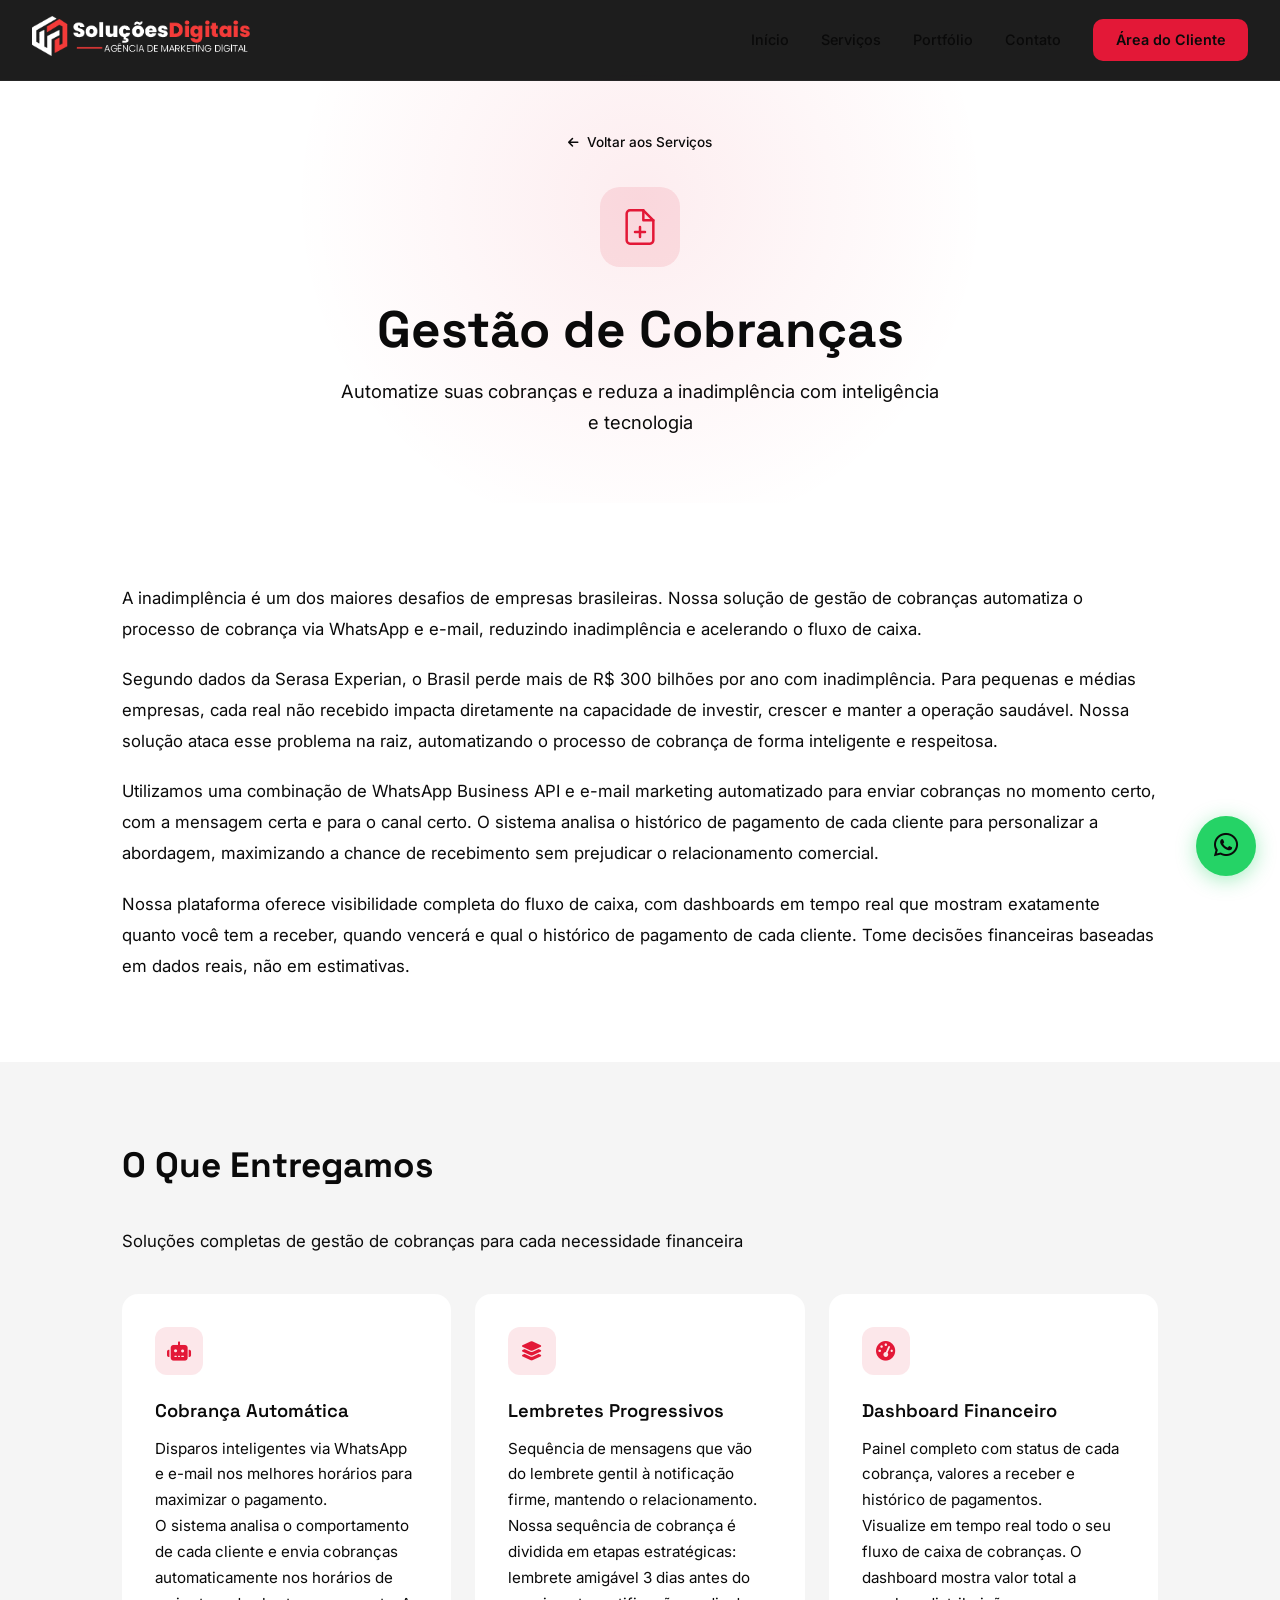
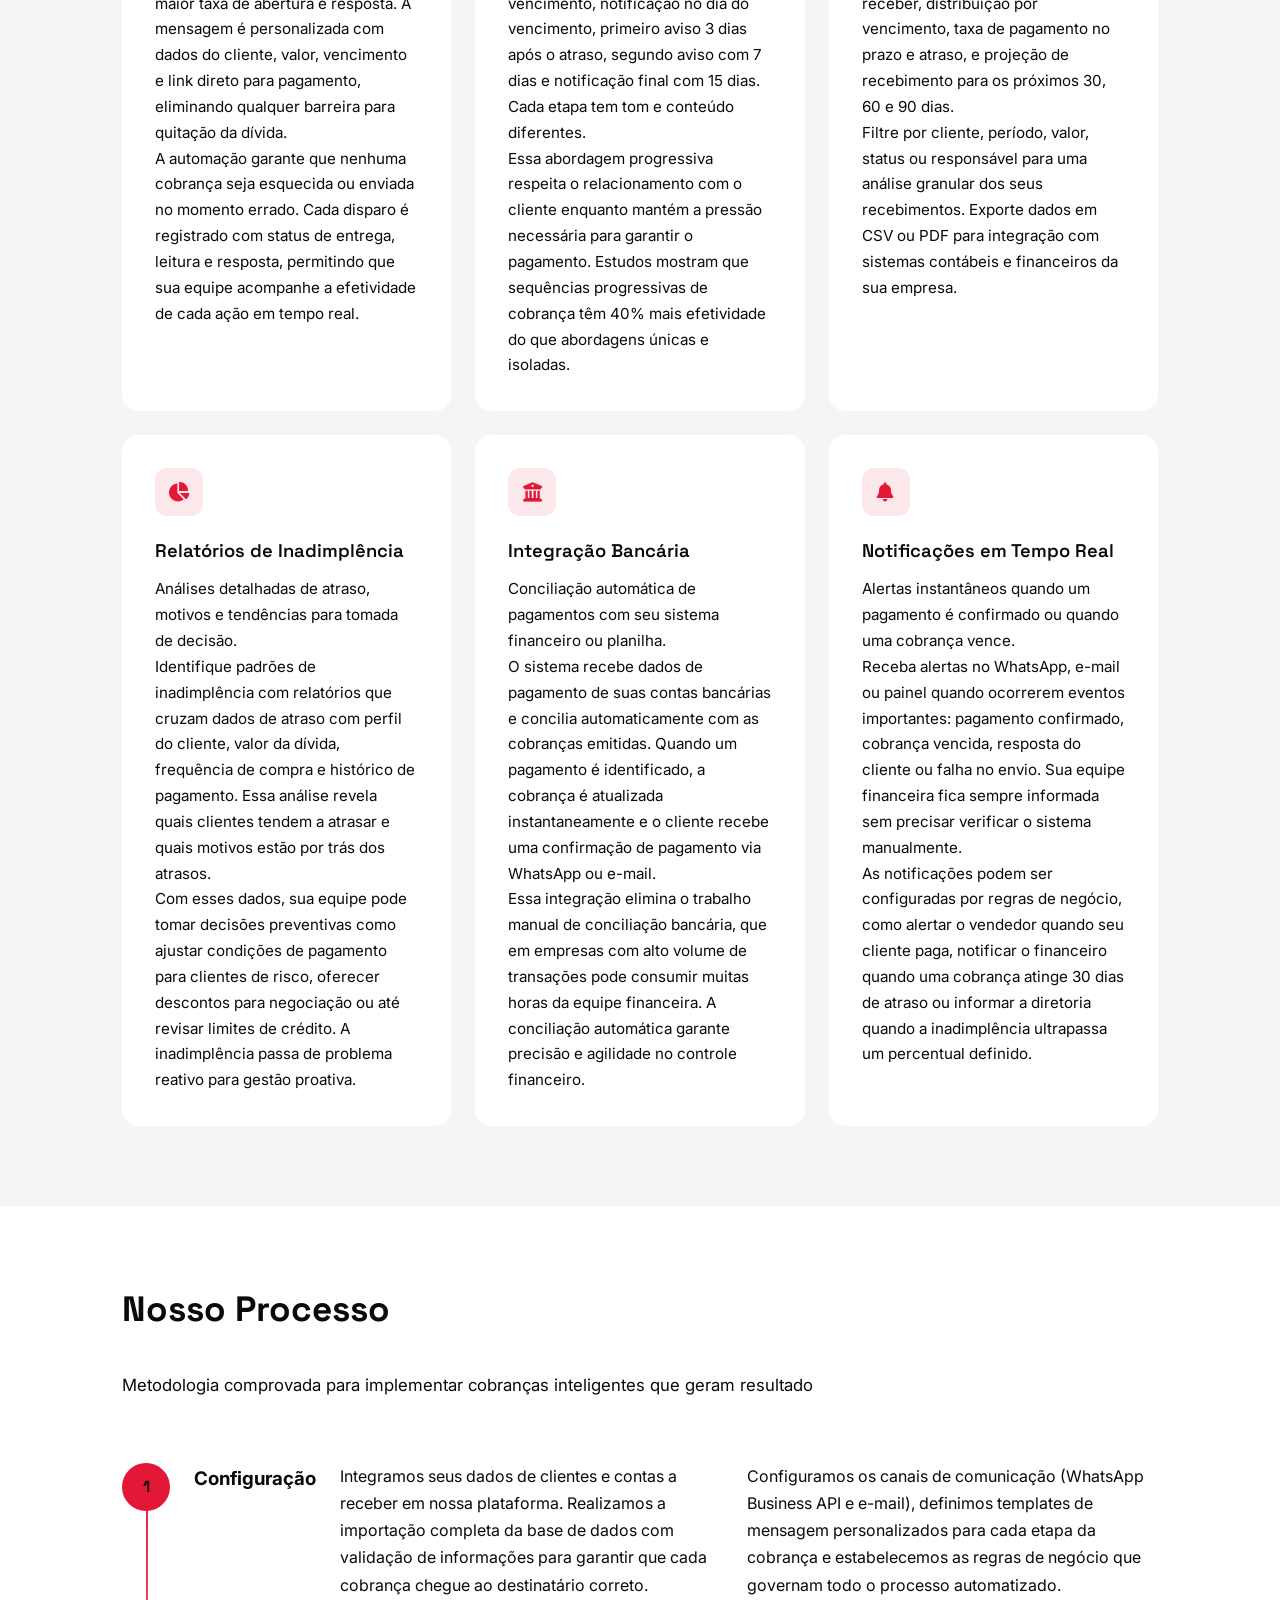
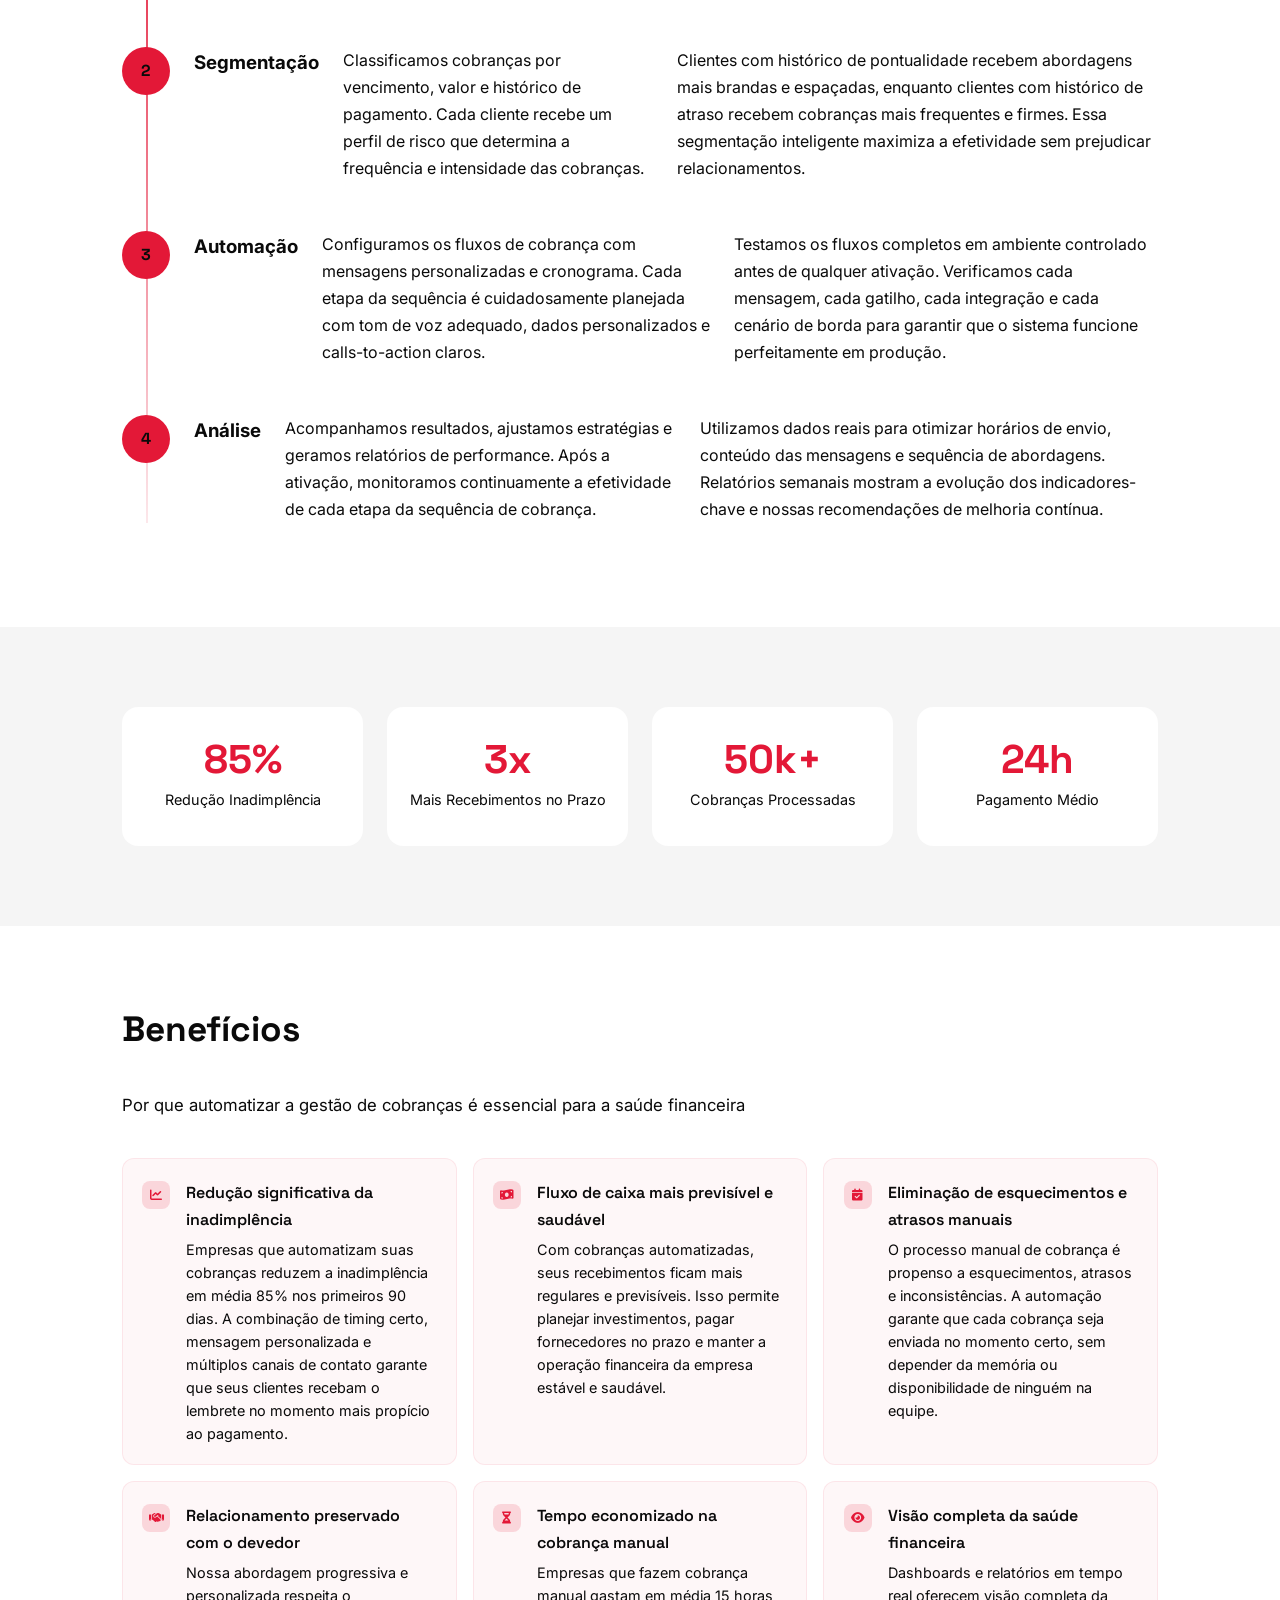
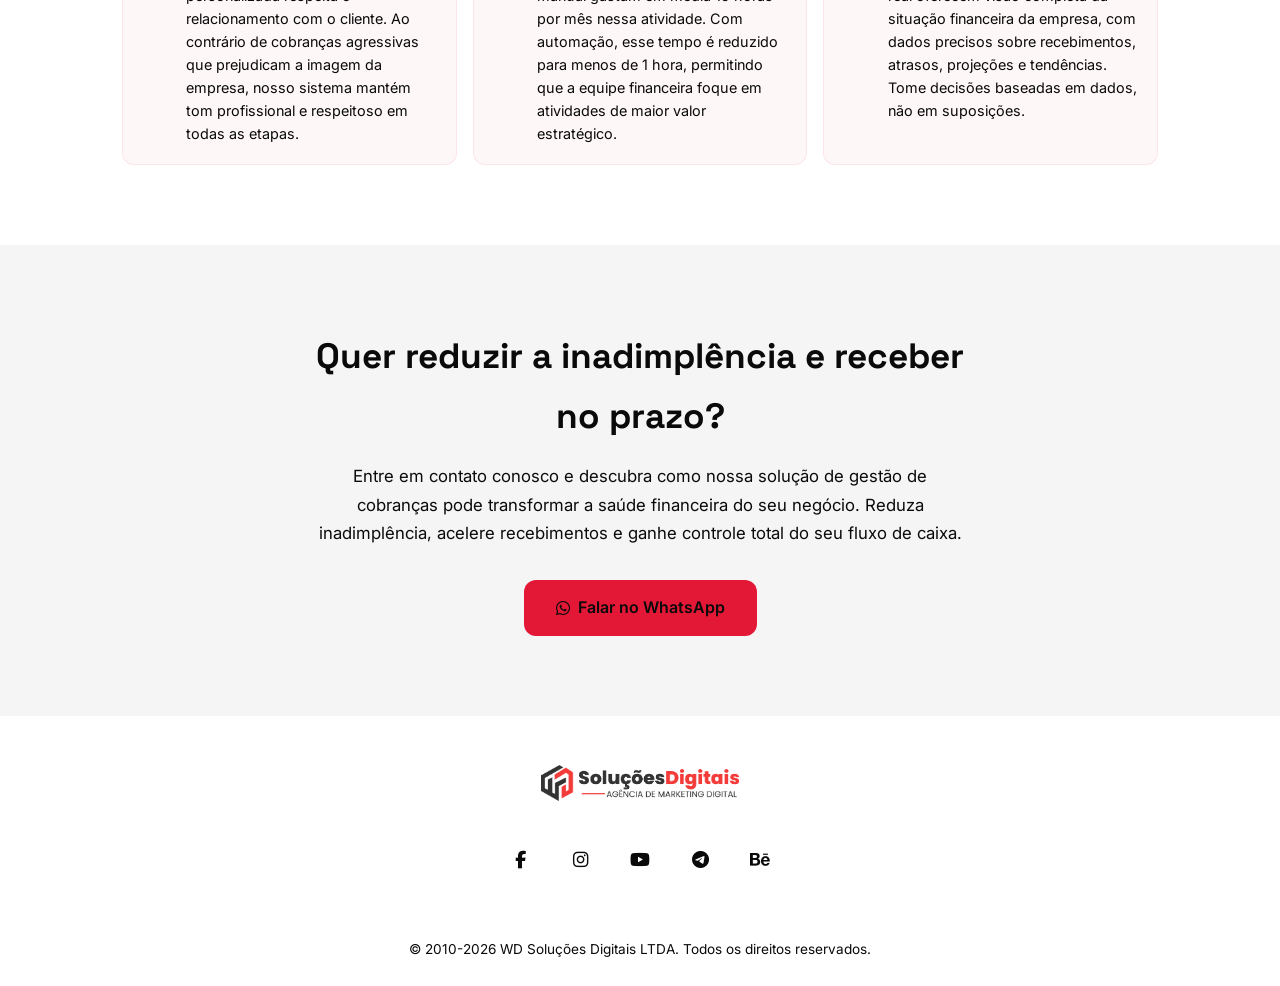
<file: gestao-de-cobrancas.html>
<!DOCTYPE html>
<html lang="pt-BR">
<head>
    <meta charset="UTF-8">
    <meta http-equiv="Cache-Control" content="no-cache, no-store, must-revalidate">
    <meta http-equiv="Pragma" content="no-cache">
    <meta http-equiv="Expires" content="0">
    <meta name="viewport" content="width=device-width, initial-scale=1.0">
    <title>Gestão de Cobranças em Belém-PA | WD Soluções Digitais</title>
    <meta name="description" content="Gestão de cobranças automatizada em Belém-PA. Cobrança por WhatsApp e e-mail com automação financeira para reduzir inadimplência. Sistema completo de cobrança para empresas.">
    <meta name="keywords" content="gestão de cobranças belém, cobrança automatizada pará, inadimplência, whatsapp cobrança, cobrança por e-mail, automação financeira, sistema de cobrança, cobrança empresarial, boleto automático, lembrete pagamento, cobrança recorrente, gestão financeira, agência digital belém, cobrança inteligente pará">
    <meta name="author" content="Anderson Adan">
    <meta name="robots" content="index, follow, max-snippet:-1, max-image-preview:large, max-video-preview:-1">
    <meta name="language" content="pt-BR">
    <meta name="revisit-after" content="7 days">
    <meta name="theme-color" content="#E31837">
    <meta name="msapplication-TileColor" content="#E31837">
    <link rel="canonical" href="https://agenciawd.com.br/gestao-de-cobrancas.html">
    <meta name="geo.region" content="BR-PA">
    <meta name="geo.placename" content="Belém">
    <meta name="geo.position" content="-1.4558;-48.5024">
    <meta name="ICBM" content="-1.4558, -48.5024">
    <meta property="og:title" content="Gestão de Cobranças em Belém-PA | WD Soluções Digitais">
    <meta property="og:description" content="Gestão de cobranças automatizada em Belém-PA. Cobrança por WhatsApp e e-mail com automação financeira para reduzir inadimplência.">
    <meta property="og:type" content="website">
    <meta property="og:url" content="https://agenciawd.com.br/gestao-de-cobrancas.html">
    <meta property="og:image" content="https://agenciawd.com.br/img/og-image.jpg">
    <meta property="og:image:width" content="1200">
    <meta property="og:image:height" content="630">
    <meta property="og:image:alt" content="Gestão de Cobranças - WD Soluções Digitais em Belém-PA">
    <meta property="og:locale" content="pt_BR">
    <meta property="og:site_name" content="WD Soluções Digitais">
    <meta name="twitter:card" content="summary_large_image">
    <meta name="twitter:title" content="Gestão de Cobranças em Belém-PA | WD Soluções Digitais">
    <meta name="twitter:description" content="Gestão de cobranças automatizada em Belém-PA. Cobrança por WhatsApp e e-mail com automação financeira.">
    <meta name="twitter:image" content="https://agenciawd.com.br/img/og-image.jpg">
    <meta name="twitter:image:alt" content="Gestão de Cobranças - WD Soluções Digitais">
    <link rel="preconnect" href="https://fonts.googleapis.com">
    <link rel="preconnect" href="https://fonts.gstatic.com" crossorigin>
    <link rel="dns-prefetch" href="https://www.google-analytics.com">
    <link rel="dns-prefetch" href="https://www.googletagmanager.com">
    <link href="https://fonts.googleapis.com/css2?family=Inter:wght@300;400;500;600;700;800;900&family=Space+Grotesk:wght@400;500;600;700&display=swap" rel="stylesheet">
    <link rel="stylesheet" href="https://cdnjs.cloudflare.com/ajax/libs/font-awesome/6.5.1/css/all.min.css">
    <link rel="stylesheet" href="service-page.css">
    <script type="application/ld+json">
    {
        "@context": "https://schema.org",
        "@type": "Service",
        "name": "Gestão de Cobranças",
        "description": "Gestão de cobranças automatizada em Belém-PA. Cobrança por WhatsApp e e-mail com automação financeira para reduzir inadimplência.",
        "url": "https://agenciawd.com.br/gestao-de-cobrancas.html",
        "provider": {
            "@type": "LocalBusiness",
            "name": "WD Soluções Digitais",
            "url": "https://agenciawd.com.br",
            "telephone": "+55-91-98267-5573",
            "address": {
                "@type": "PostalAddress",
                "streetAddress": "Rua 15 de Novembro, 226 - Edifício Chamie, Sala 1407",
                "addressLocality": "Belém",
                "addressRegion": "PA",
                "postalCode": "66013-060",
                "addressCountry": "BR"
            },
            "geo": {
                "@type": "GeoCoordinates",
                "latitude": -1.4558,
                "longitude": -48.5024
            }
        },
        "areaServed": {
            "@type": "City",
            "name": "Belém",
            "containedInPlace": {
                "@type": "State",
                "name": "Pará"
            }
        },
        "serviceType": "Gestão de Cobranças",
        "category": "Automação Financeira"
    }
    </script>
</head>
<body>
    <header id="header" role="banner">
        <div class="header-inner">
            <a href="index.html" class="logo" aria-label="WD Soluções Digitais - Página Inicial">
                <img src="img/logo.png" alt="WD Soluções Digitais" width="120" height="40" style="height: 40px; width: auto;">
            </a>
            <nav role="navigation" aria-label="Menu principal">
                <a href="index.html#inicio">Início</a>
                <a href="index.html#servicos">Serviços</a>
                <a href="index.html#portfolio">Portfólio</a>
                <a href="index.html#contato">Contato</a>
                <a href="https://agenciawd.centraldefaturas.com.br" class="nav-cta" target="_blank" rel="noopener">Área do Cliente</a>
            </nav>
            <div class="hamburger" id="hamburger" role="button" aria-label="Abrir menu de navegação" aria-expanded="false" tabindex="0">
                <span></span>
                <span></span>
                <span></span>
            </div>
        </div>
    </header>
    <div class="mobile-menu" id="mobileMenu" role="navigation" aria-label="Menu mobile">
        <a href="index.html#inicio">Início</a>
        <a href="index.html#servicos">Serviços</a>
        <a href="index.html#portfolio">Portfólio</a>
        <a href="index.html#contato">Contato</a>
        <a href="https://agenciawd.centraldefaturas.com.br" target="_blank" rel="noopener" style="color: var(--red);">Área do Cliente</a>
    </div>

    <main>
        <section class="service-hero">
            <div class="service-hero-inner">
                <a href="index.html#servicos" class="back-link"><i class="fas fa-arrow-left"></i> Voltar aos Serviços</a>
                <div class="service-hero-icon">
                    <svg viewBox="0 0 24 24"><path d="M14 2H6a2 2 0 0 0-2 2v16a2 2 0 0 0 2 2h12a2 2 0 0 0 2-2V8z"/><polyline points="14 2 14 8 20 8"/><line x1="12" y1="18" x2="12" y2="12"/><line x1="9" y1="15" x2="15" y2="15"/></svg>
                </div>
                <h1>Gestão de Cobranças</h1>
                <p class="service-hero-subtitle">Automatize suas cobranças e reduza a inadimplência com inteligência e tecnologia</p>
            </div>
        </section>

        <section class="service-intro">
            <div class="container">
                <p>A inadimplência é um dos maiores desafios de empresas brasileiras. Nossa solução de gestão de cobranças automatiza o processo de cobrança via WhatsApp e e-mail, reduzindo inadimplência e acelerando o fluxo de caixa.</p>
                <p>Segundo dados da Serasa Experian, o Brasil perde mais de R$ 300 bilhões por ano com inadimplência. Para pequenas e médias empresas, cada real não recebido impacta diretamente na capacidade de investir, crescer e manter a operação saudável. Nossa solução ataca esse problema na raiz, automatizando o processo de cobrança de forma inteligente e respeitosa.</p>
                <p>Utilizamos uma combinação de WhatsApp Business API e e-mail marketing automatizado para enviar cobranças no momento certo, com a mensagem certa e para o canal certo. O sistema analisa o histórico de pagamento de cada cliente para personalizar a abordagem, maximizando a chance de recebimento sem prejudicar o relacionamento comercial.</p>
                <p>Nossa plataforma oferece visibilidade completa do fluxo de caixa, com dashboards em tempo real que mostram exatamente quanto você tem a receber, quando vencerá e qual o histórico de pagamento de cada cliente. Tome decisões financeiras baseadas em dados reais, não em estimativas.</p>
            </div>
        </section>

        <section class="service-features">
            <div class="container">
                <h2 class="section-title">O Que Entregamos</h2>
                <p class="section-subtitle">Soluções completas de gestão de cobranças para cada necessidade financeira</p>
                <div class="features-grid">
                    <div class="feature-card">
                        <div class="feature-card-icon"><i class="fas fa-robot"></i></div>
                        <h3>Cobrança Automática</h3>
                        <p>Disparos inteligentes via WhatsApp e e-mail nos melhores horários para maximizar o pagamento.</p>
                        <p>O sistema analisa o comportamento de cada cliente e envia cobranças automaticamente nos horários de maior taxa de abertura e resposta. A mensagem é personalizada com dados do cliente, valor, vencimento e link direto para pagamento, eliminando qualquer barreira para quitação da dívida.</p>
                        <p>A automação garante que nenhuma cobrança seja esquecida ou enviada no momento errado. Cada disparo é registrado com status de entrega, leitura e resposta, permitindo que sua equipe acompanhe a efetividade de cada ação em tempo real.</p>
                    </div>
                    <div class="feature-card">
                        <div class="feature-card-icon"><i class="fas fa-layer-group"></i></div>
                        <h3>Lembretes Progressivos</h3>
                        <p>Sequência de mensagens que vão do lembrete gentil à notificação firme, mantendo o relacionamento.</p>
                        <p>Nossa sequência de cobrança é dividida em etapas estratégicas: lembrete amigável 3 dias antes do vencimento, notificação no dia do vencimento, primeiro aviso 3 dias após o atraso, segundo aviso com 7 dias e notificação final com 15 dias. Cada etapa tem tom e conteúdo diferentes.</p>
                        <p>Essa abordagem progressiva respeita o relacionamento com o cliente enquanto mantém a pressão necessária para garantir o pagamento. Estudos mostram que sequências progressivas de cobrança têm 40% mais efetividade do que abordagens únicas e isoladas.</p>
                    </div>
                    <div class="feature-card">
                        <div class="feature-card-icon"><i class="fas fa-tachometer-alt"></i></div>
                        <h3>Dashboard Financeiro</h3>
                        <p>Painel completo com status de cada cobrança, valores a receber e histórico de pagamentos.</p>
                        <p>Visualize em tempo real todo o seu fluxo de caixa de cobranças. O dashboard mostra valor total a receber, distribuição por vencimento, taxa de pagamento no prazo e atraso, e projeção de recebimento para os próximos 30, 60 e 90 dias.</p>
                        <p>Filtre por cliente, período, valor, status ou responsável para uma análise granular dos seus recebimentos. Exporte dados em CSV ou PDF para integração com sistemas contábeis e financeiros da sua empresa.</p>
                    </div>
                    <div class="feature-card">
                        <div class="feature-card-icon"><i class="fas fa-chart-pie"></i></div>
                        <h3>Relatórios de Inadimplência</h3>
                        <p>Análises detalhadas de atraso, motivos e tendências para tomada de decisão.</p>
                        <p>Identifique padrões de inadimplência com relatórios que cruzam dados de atraso com perfil do cliente, valor da dívida, frequência de compra e histórico de pagamento. Essa análise revela quais clientes tendem a atrasar e quais motivos estão por trás dos atrasos.</p>
                        <p>Com esses dados, sua equipe pode tomar decisões preventivas como ajustar condições de pagamento para clientes de risco, oferecer descontos para negociação ou até revisar limites de crédito. A inadimplência passa de problema reativo para gestão proativa.</p>
                    </div>
                    <div class="feature-card">
                        <div class="feature-card-icon"><i class="fas fa-university"></i></div>
                        <h3>Integração Bancária</h3>
                        <p>Conciliação automática de pagamentos com seu sistema financeiro ou planilha.</p>
                        <p>O sistema recebe dados de pagamento de suas contas bancárias e concilia automaticamente com as cobranças emitidas. Quando um pagamento é identificado, a cobrança é atualizada instantaneamente e o cliente recebe uma confirmação de pagamento via WhatsApp ou e-mail.</p>
                        <p>Essa integração elimina o trabalho manual de conciliação bancária, que em empresas com alto volume de transações pode consumir muitas horas da equipe financeira. A conciliação automática garante precisão e agilidade no controle financeiro.</p>
                    </div>
                    <div class="feature-card">
                        <div class="feature-card-icon"><i class="fas fa-bell"></i></div>
                        <h3>Notificações em Tempo Real</h3>
                        <p>Alertas instantâneos quando um pagamento é confirmado ou quando uma cobrança vence.</p>
                        <p>Receba alertas no WhatsApp, e-mail ou painel quando ocorrerem eventos importantes: pagamento confirmado, cobrança vencida, resposta do cliente ou falha no envio. Sua equipe financeira fica sempre informada sem precisar verificar o sistema manualmente.</p>
                        <p>As notificações podem ser configuradas por regras de negócio, como alertar o vendedor quando seu cliente paga, notificar o financeiro quando uma cobrança atinge 30 dias de atraso ou informar a diretoria quando a inadimplência ultrapassa um percentual definido.</p>
                    </div>
                </div>
            </div>
        </section>

        <section class="service-process">
            <div class="container">
                <h2 class="section-title">Nosso Processo</h2>
                <p class="section-subtitle">Metodologia comprovada para implementar cobranças inteligentes que geram resultado</p>
                <div class="process-steps">
                    <div class="process-step">
                        <div class="process-step-number">1</div>
                        <h3>Configuração</h3>
                        <p>Integramos seus dados de clientes e contas a receber em nossa plataforma. Realizamos a importação completa da base de dados com validação de informações para garantir que cada cobrança chegue ao destinatário correto.</p>
                        <p>Configuramos os canais de comunicação (WhatsApp Business API e e-mail), definimos templates de mensagem personalizados para cada etapa da cobrança e estabelecemos as regras de negócio que governam todo o processo automatizado.</p>
                    </div>
                    <div class="process-step">
                        <div class="process-step-number">2</div>
                        <h3>Segmentação</h3>
                        <p>Classificamos cobranças por vencimento, valor e histórico de pagamento. Cada cliente recebe um perfil de risco que determina a frequência e intensidade das cobranças.</p>
                        <p>Clientes com histórico de pontualidade recebem abordagens mais brandas e espaçadas, enquanto clientes com histórico de atraso recebem cobranças mais frequentes e firmes. Essa segmentação inteligente maximiza a efetividade sem prejudicar relacionamentos.</p>
                    </div>
                    <div class="process-step">
                        <div class="process-step-number">3</div>
                        <h3>Automação</h3>
                        <p>Configuramos os fluxos de cobrança com mensagens personalizadas e cronograma. Cada etapa da sequência é cuidadosamente planejada com tom de voz adequado, dados personalizados e calls-to-action claros.</p>
                        <p>Testamos os fluxos completos em ambiente controlado antes de qualquer ativação. Verificamos cada mensagem, cada gatilho, cada integração e cada cenário de borda para garantir que o sistema funcione perfeitamente em produção.</p>
                    </div>
                    <div class="process-step">
                        <div class="process-step-number">4</div>
                        <h3>Análise</h3>
                        <p>Acompanhamos resultados, ajustamos estratégias e geramos relatórios de performance. Após a ativação, monitoramos continuamente a efetividade de cada etapa da sequência de cobrança.</p>
                        <p>Utilizamos dados reais para otimizar horários de envio, conteúdo das mensagens e sequência de abordagens. Relatórios semanais mostram a evolução dos indicadores-chave e nossas recomendações de melhoria contínua.</p>
                    </div>
                </div>
            </div>
        </section>

        <section class="service-stats">
            <div class="container">
                <div class="stats-grid">
                    <div class="stat-item">
                        <span class="stat-number">85%</span>
                        <span class="stat-label">Redução Inadimplência</span>
                    </div>
                    <div class="stat-item">
                        <span class="stat-number">3x</span>
                        <span class="stat-label">Mais Recebimentos no Prazo</span>
                    </div>
                    <div class="stat-item">
                        <span class="stat-number">50k+</span>
                        <span class="stat-label">Cobranças Processadas</span>
                    </div>
                    <div class="stat-item">
                        <span class="stat-number">24h</span>
                        <span class="stat-label">Pagamento Médio</span>
                    </div>
                </div>
            </div>
        </section>

        <section class="service-benefits">
            <div class="container">
                <h2 class="section-title">Benefícios</h2>
                <p class="section-subtitle">Por que automatizar a gestão de cobranças é essencial para a saúde financeira</p>
                <div class="benefits-list">
                    <div class="benefit-item">
                        <div class="benefit-icon"><i class="fas fa-chart-line"></i></div>
                        <div class="benefit-text">
                            <h4>Redução significativa da inadimplência</h4>
                            <p>Empresas que automatizam suas cobranças reduzem a inadimplência em média 85% nos primeiros 90 dias. A combinação de timing certo, mensagem personalizada e múltiplos canais de contato garante que seus clientes recebam o lembrete no momento mais propício ao pagamento.</p>
                        </div>
                    </div>
                    <div class="benefit-item">
                        <div class="benefit-icon"><i class="fas fa-money-bill-wave"></i></div>
                        <div class="benefit-text">
                            <h4>Fluxo de caixa mais previsível e saudável</h4>
                            <p>Com cobranças automatizadas, seus recebimentos ficam mais regulares e previsíveis. Isso permite planejar investimentos, pagar fornecedores no prazo e manter a operação financeira da empresa estável e saudável.</p>
                        </div>
                    </div>
                    <div class="benefit-item">
                        <div class="benefit-icon"><i class="fas fa-calendar-check"></i></div>
                        <div class="benefit-text">
                            <h4>Eliminação de esquecimentos e atrasos manuais</h4>
                            <p>O processo manual de cobrança é propenso a esquecimentos, atrasos e inconsistências. A automação garante que cada cobrança seja enviada no momento certo, sem depender da memória ou disponibilidade de ninguém na equipe.</p>
                        </div>
                    </div>
                    <div class="benefit-item">
                        <div class="benefit-icon"><i class="fas fa-handshake"></i></div>
                        <div class="benefit-text">
                            <h4>Relacionamento preservado com o devedor</h4>
                            <p>Nossa abordagem progressiva e personalizada respeita o relacionamento com o cliente. Ao contrário de cobranças agressivas que prejudicam a imagem da empresa, nosso sistema mantém tom profissional e respeitoso em todas as etapas.</p>
                        </div>
                    </div>
                    <div class="benefit-item">
                        <div class="benefit-icon"><i class="fas fa-hourglass-half"></i></div>
                        <div class="benefit-text">
                            <h4>Tempo economizado na cobrança manual</h4>
                            <p>Empresas que fazem cobrança manual gastam em média 15 horas por mês nessa atividade. Com automação, esse tempo é reduzido para menos de 1 hora, permitindo que a equipe financeira foque em atividades de maior valor estratégico.</p>
                        </div>
                    </div>
                    <div class="benefit-item">
                        <div class="benefit-icon"><i class="fas fa-eye"></i></div>
                        <div class="benefit-text">
                            <h4>Visão completa da saúde financeira</h4>
                            <p>Dashboards e relatórios em tempo real oferecem visão completa da situação financeira da empresa, com dados precisos sobre recebimentos, atrasos, projeções e tendências. Tome decisões baseadas em dados, não em suposições.</p>
                        </div>
                    </div>
                </div>
            </div>
        </section>

        <section class="service-cta">
    <div class="service-cta-inner">
        <h2>Quer reduzir a inadimplência e receber no prazo?</h2>
        <p>Entre em contato conosco e descubra como nossa solução de gestão de cobranças pode transformar a saúde financeira do seu negócio. Reduza inadimplência, acelere recebimentos e ganhe controle total do seu fluxo de caixa.</p>
        <div class="cta-buttons">
            <a href="https://wa.me/5591982675573?text=Ol%C3%A1!%20Tenho%20interesse%20no%20servi%C3%A7o%20de%20Gest%C3%A3o%20de%20Cobran%C3%A7as." class="btn btn-primary" target="_blank" rel="noopener"><i class="fab fa-whatsapp"></i> Falar no WhatsApp</a>
        </div>
    </div>
        </section>
    </main>

    <footer role="contentinfo">
        <div class="footer-inner">
            <div class="footer-logo">
                <img src="img/LogoColorida.png" alt="WD Soluções Digitais" style="height: 36px; width: auto;">
            </div>
            <div class="social-links" role="list" aria-label="Redes sociais">
                <a href="https://www.facebook.com/wdcomunicacao7" target="_blank" rel="noopener" title="Facebook" aria-label="Siga no Facebook"><i class="fab fa-facebook-f"></i></a>
                <a href="https://www.instagram.com/wdcomunicacao7/" target="_blank" rel="noopener" title="Instagram" aria-label="Siga no Instagram"><i class="fab fa-instagram"></i></a>
                <a href="https://www.youtube.com/@WDCOMUNICACAO7" target="_blank" rel="noopener" title="YouTube" aria-label="Inscreva-se no YouTube"><i class="fab fa-youtube"></i></a>
                <a href="https://t.me/wdcomunicacoes/" target="_blank" rel="noopener" title="Telegram" aria-label="Entre no Telegram"><i class="fab fa-telegram-plane"></i></a>
                <a href="https://www.behance.net/andersonadan" target="_blank" rel="noopener" title="Behance" aria-label="Veja no Behance"><i class="fab fa-behance"></i></a>
            </div>
        </div>
        <div class="footer-bottom">
            <p>&copy; 2010-2026 WD Soluções Digitais LTDA. Todos os direitos reservados.</p>
        </div>
    </footer>

    <a href="https://wa.me/5591982675573" class="whatsapp-float" target="_blank" rel="noopener" title="WhatsApp" aria-label="Fale conosco pelo WhatsApp">
        <i class="fab fa-whatsapp"></i>
    </a>
    <a href="#" class="scroll-top" id="scrollTop">
        <i class="fas fa-arrow-up"></i>
    </a>

    <script>
    document.getElementById('hamburger').addEventListener('click', function() {
        const menu = document.getElementById('mobileMenu');
        menu.classList.toggle('open');
        this.setAttribute('aria-expanded', menu.classList.contains('open'));
    });
    window.addEventListener('scroll', function() {
        const btn = document.getElementById('scrollTop');
        if (btn) btn.classList.toggle('visible', window.scrollY > 400);
    });
    </script>
</body>
</html>
</file>
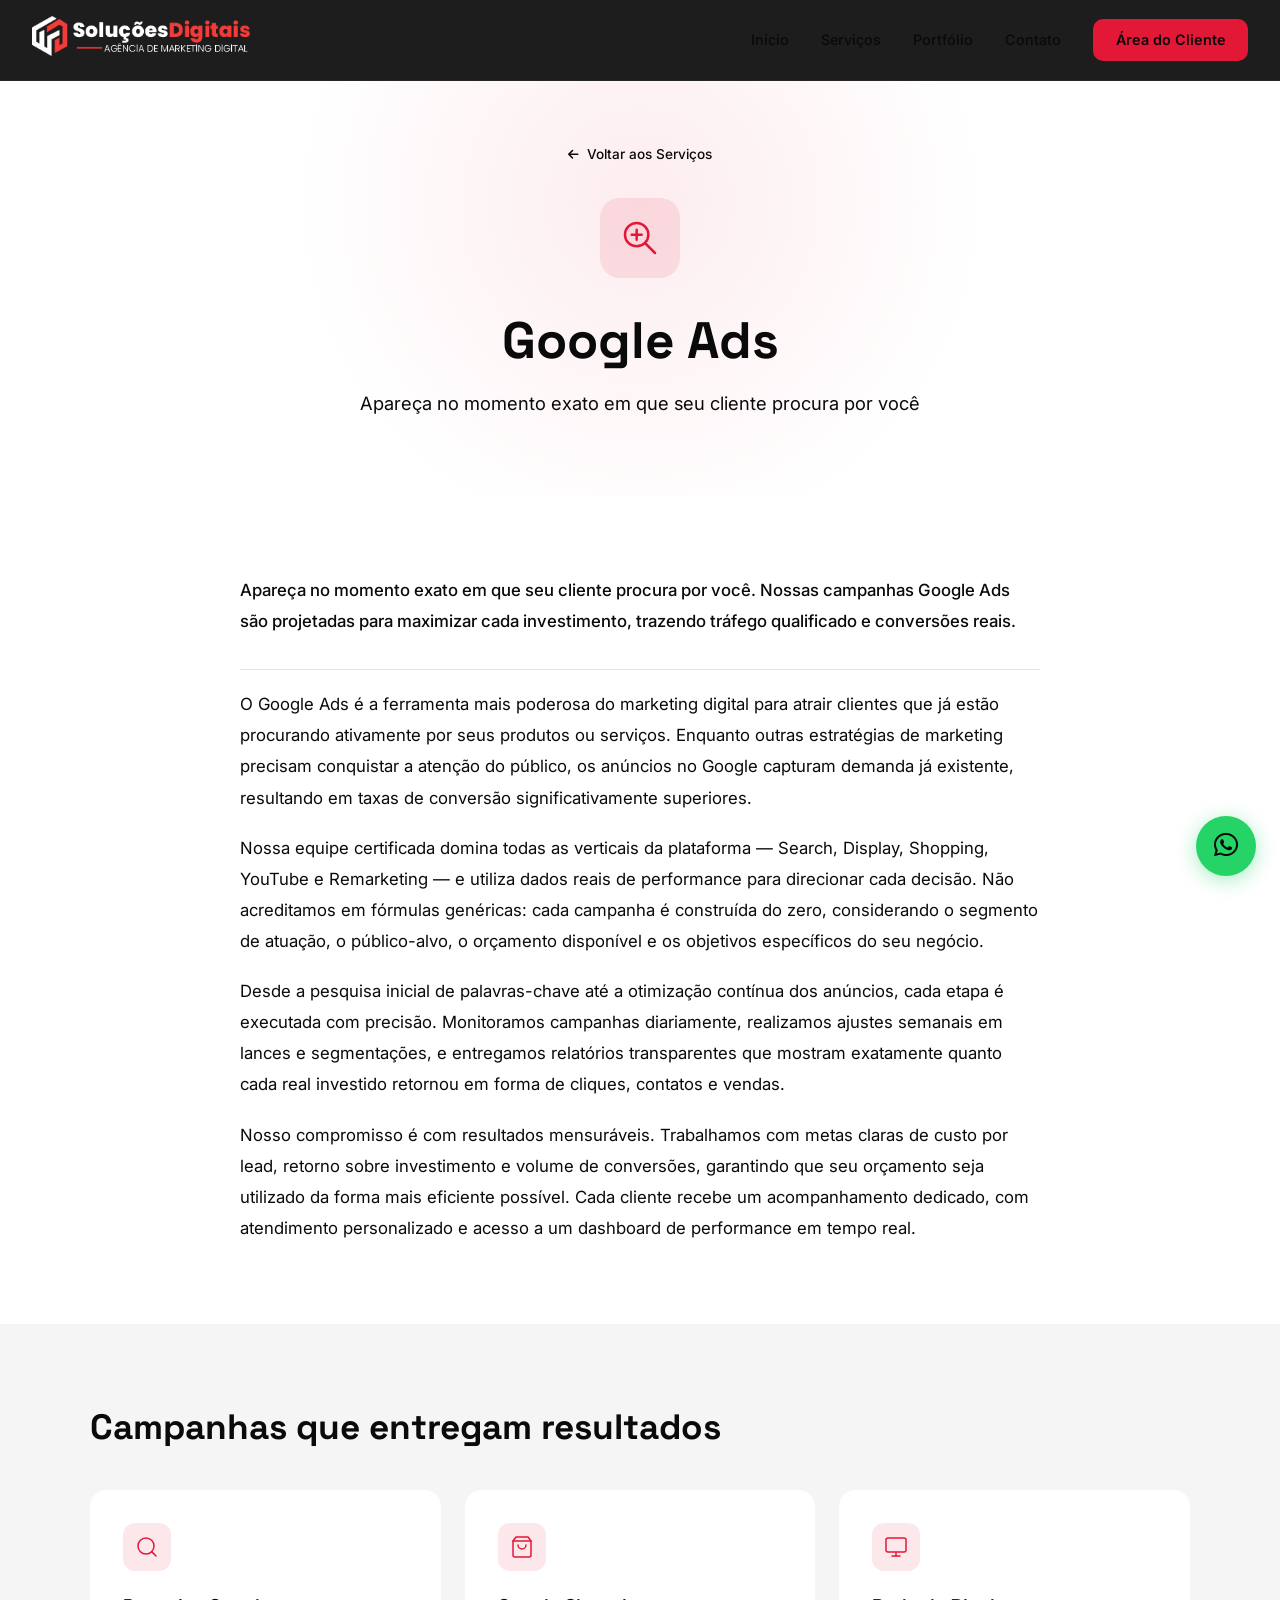
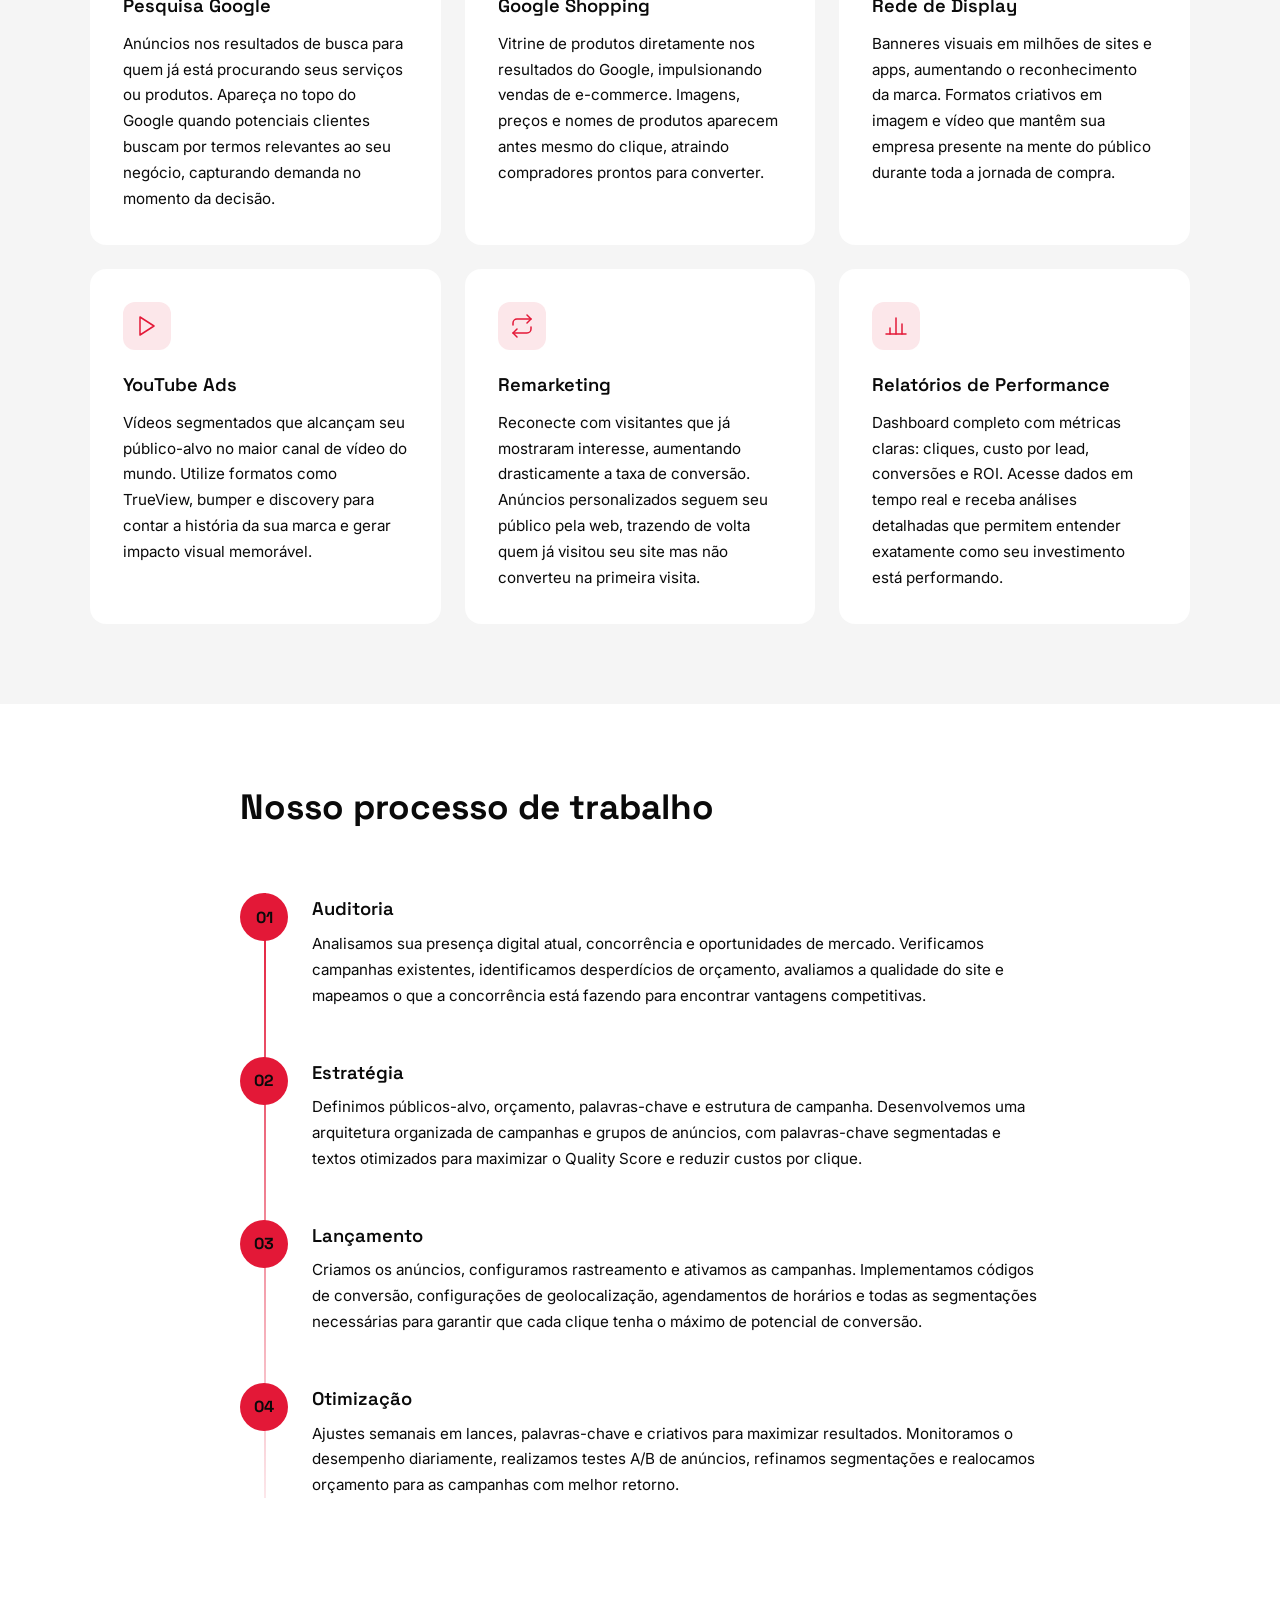
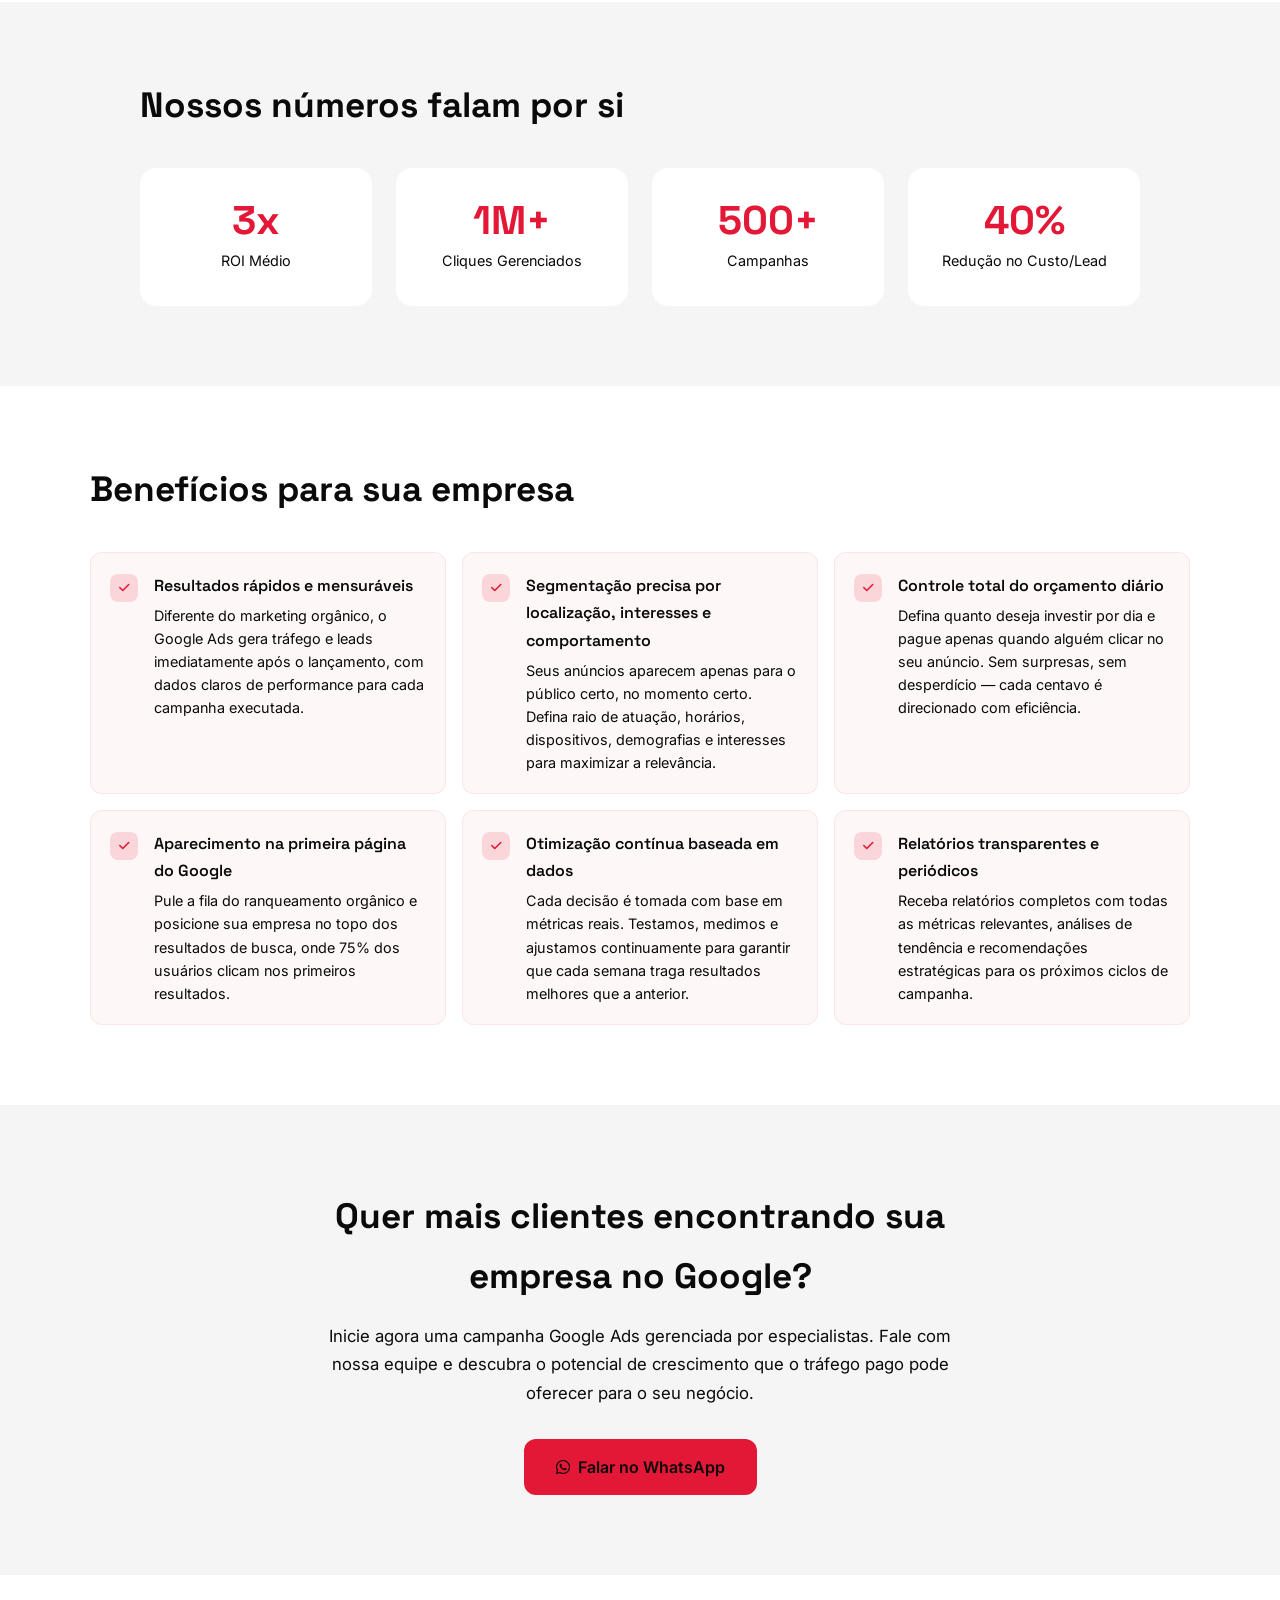
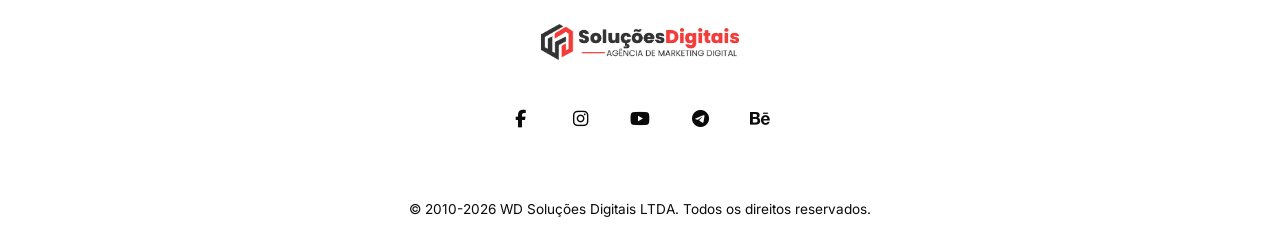
<file: google-ads.html>
<!DOCTYPE html>
<html lang="pt-BR">
<head>
    <meta charset="UTF-8">
    <meta http-equiv="Cache-Control" content="no-cache, no-store, must-revalidate">
    <meta http-equiv="Pragma" content="no-cache">
    <meta http-equiv="Expires" content="0">
    <meta name="viewport" content="width=device-width, initial-scale=1.0">
    <title>Google Ads em Belém-PA | WD Soluções Digitais</title>
    <meta name="description" content="Gestão de campanhas Google Ads em Belém-PA. Anúncios segmentados no Google Search, Display, Shopping e YouTube para atrair clientes qualificados e aumentar vendas.">
    <meta name="keywords" content="google ads belém, google ads pará, anúncios google, campanha google ads, google adwords, tráfego pago belém, anúncios pagos google, google search ads, google display ads, google shopping, youtube ads, agência google ads, gestão google ads, publicidade google">
    <meta name="author" content="Anderson Adan">
    <meta name="robots" content="index, follow, max-snippet:-1, max-image-preview:large, max-video-preview:-1">
    <meta name="language" content="pt-BR">
    <meta name="revisit-after" content="7 days">
    <meta name="theme-color" content="#E31837">
    <meta name="msapplication-TileColor" content="#E31837">
    <link rel="canonical" href="https://agenciawd.com.br/google-ads.html">
    <meta name="geo.region" content="BR-PA">
    <meta name="geo.placename" content="Belém">
    <meta name="geo.position" content="-1.4558;-48.5024">
    <meta name="ICBM" content="-1.4558, -48.5024">
    <meta property="og:title" content="Google Ads em Belém-PA | WD Soluções Digitais">
    <meta property="og:description" content="Gestão de campanhas Google Ads em Belém-PA. Anúncios segmentados no Google Search, Display, Shopping e YouTube para atrair clientes qualificados.">
    <meta property="og:type" content="website">
    <meta property="og:url" content="https://agenciawd.com.br/google-ads.html">
    <meta property="og:image" content="https://agenciawd.com.br/img/og-image.jpg">
    <meta property="og:image:width" content="1200">
    <meta property="og:image:height" content="630">
    <meta property="og:image:alt" content="Google Ads - WD Soluções Digitais em Belém-PA">
    <meta property="og:locale" content="pt_BR">
    <meta property="og:site_name" content="WD Soluções Digitais">
    <meta name="twitter:card" content="summary_large_image">
    <meta name="twitter:title" content="Google Ads em Belém-PA | WD Soluções Digitais">
    <meta name="twitter:description" content="Gestão de campanhas Google Ads em Belém-PA. Anúncios segmentados para atrair clientes qualificados e aumentar vendas.">
    <meta name="twitter:image" content="https://agenciawd.com.br/img/og-image.jpg">
    <meta name="twitter:image:alt" content="Google Ads - WD Soluções Digitais">
    <link rel="preconnect" href="https://fonts.googleapis.com">
    <link rel="preconnect" href="https://fonts.gstatic.com" crossorigin>
    <link rel="dns-prefetch" href="https://www.google-analytics.com">
    <link rel="dns-prefetch" href="https://www.googletagmanager.com">
    <link href="https://fonts.googleapis.com/css2?family=Inter:wght@300;400;500;600;700;800;900&family=Space+Grotesk:wght@400;500;600;700&display=swap" rel="stylesheet">
    <link rel="stylesheet" href="https://cdnjs.cloudflare.com/ajax/libs/font-awesome/6.5.1/css/all.min.css">
    <link rel="stylesheet" href="service-page.css">
    <script type="application/ld+json">
    {
        "@context": "https://schema.org",
        "@type": "Service",
        "name": "Google Ads",
        "description": "Gestão de campanhas Google Ads em Belém-PA. Anúncios segmentados no Google Search, Display, Shopping e YouTube para atrair clientes qualificados e aumentar vendas.",
        "url": "https://agenciawd.com.br/google-ads.html",
        "provider": {
            "@type": "LocalBusiness",
            "name": "WD Soluções Digitais",
            "url": "https://agenciawd.com.br",
            "telephone": "+55-91-98267-5573",
            "address": {
                "@type": "PostalAddress",
                "streetAddress": "Rua 15 de Novembro, 226 - Edifício Chamie, Sala 1407",
                "addressLocality": "Belém",
                "addressRegion": "PA",
                "postalCode": "66013-060",
                "addressCountry": "BR"
            },
            "geo": {
                "@type": "GeoCoordinates",
                "latitude": -1.4558,
                "longitude": -48.5024
            }
        },
        "areaServed": {
            "@type": "City",
            "name": "Belém",
            "containedInPlace": {
                "@type": "State",
                "name": "Pará"
            }
        },
        "serviceType": "Gestão de Google Ads",
        "category": "Marketing Digital"
    }
    </script>
</head>
<body>

<header id="header" role="banner">
    <div class="header-inner">
        <a href="index.html" class="logo" aria-label="WD Soluções Digitais - Página Inicial">
            <img src="img/logo.png" alt="WD Soluções Digitais" width="120" height="40" style="height: 40px; width: auto;">
        </a>
        <nav role="navigation" aria-label="Menu principal">
            <a href="index.html#inicio">Início</a>
            <a href="index.html#servicos">Serviços</a>
            <a href="index.html#portfolio">Portfólio</a>
            <a href="index.html#contato">Contato</a>
            <a href="https://agenciawd.centraldefaturas.com.br" class="nav-cta" target="_blank" rel="noopener">Área do Cliente</a>
        </nav>
        <div class="hamburger" id="hamburger" role="button" aria-label="Abrir menu de navegação" aria-expanded="false" tabindex="0">
            <span></span>
            <span></span>
            <span></span>
        </div>
    </div>
</header>
<div class="mobile-menu" id="mobileMenu" role="navigation" aria-label="Menu mobile">
    <a href="index.html#inicio">Início</a>
    <a href="index.html#servicos">Serviços</a>
    <a href="index.html#portfolio">Portfólio</a>
    <a href="index.html#contato">Contato</a>
    <a href="https://agenciawd.centraldefaturas.com.br" target="_blank" rel="noopener" style="color: var(--red);">Área do Cliente</a>
</div>

<main>

<section class="service-hero">
    <div class="service-hero-inner">
        <a href="index.html#servicos" class="back-link"><i class="fas fa-arrow-left"></i> Voltar aos Serviços</a>
        <div class="service-hero-content">
            <div class="service-hero-icon">
                <svg viewBox="0 0 24 24"><path d="M21 21l-6-6m2-5a7 7 0 11-14 0 7 7 0 0114 0z"/><path d="M10 7v3m0 0v3m0-3h3m-3 0H7"/></svg>
            </div>
            <h1>Google Ads</h1>
            <p class="service-hero-subtitle">Apareça no momento exato em que seu cliente procura por você</p>
        </div>
    </div>
</section>

<section class="service-intro">
    <div class="service-intro-inner">
        <p class="service-intro-lead">Apareça no momento exato em que seu cliente procura por você. Nossas campanhas Google Ads são projetadas para maximizar cada investimento, trazendo tráfego qualificado e conversões reais.</p>
        <p>O Google Ads é a ferramenta mais poderosa do marketing digital para atrair clientes que já estão procurando ativamente por seus produtos ou serviços. Enquanto outras estratégias de marketing precisam conquistar a atenção do público, os anúncios no Google capturam demanda já existente, resultando em taxas de conversão significativamente superiores.</p>
        <p>Nossa equipe certificada domina todas as verticais da plataforma — Search, Display, Shopping, YouTube e Remarketing — e utiliza dados reais de performance para direcionar cada decisão. Não acreditamos em fórmulas genéricas: cada campanha é construída do zero, considerando o segmento de atuação, o público-alvo, o orçamento disponível e os objetivos específicos do seu negócio.</p>
        <p>Desde a pesquisa inicial de palavras-chave até a otimização contínua dos anúncios, cada etapa é executada com precisão. Monitoramos campanhas diariamente, realizamos ajustes semanais em lances e segmentações, e entregamos relatórios transparentes que mostram exatamente quanto cada real investido retornou em forma de cliques, contatos e vendas.</p>
        <p>Nosso compromisso é com resultados mensuráveis. Trabalhamos com metas claras de custo por lead, retorno sobre investimento e volume de conversões, garantindo que seu orçamento seja utilizado da forma mais eficiente possível. Cada cliente recebe um acompanhamento dedicado, com atendimento personalizado e acesso a um dashboard de performance em tempo real.</p>
    </div>
</section>

<section class="service-features">
    <div class="service-features-inner">
        <h2>Campanhas que entregam resultados</h2>
        <div class="features-grid">

            <div class="feature-card">
                <div class="feature-icon">
                    <svg viewBox="0 0 24 24"><circle cx="11" cy="11" r="8"/><line x1="21" y1="21" x2="16.65" y2="16.65"/></svg>
                </div>
                <h3>Pesquisa Google</h3>
                <p>Anúncios nos resultados de busca para quem já está procurando seus serviços ou produtos. Apareça no topo do Google quando potenciais clientes buscam por termos relevantes ao seu negócio, capturando demanda no momento da decisão.</p>
            </div>

            <div class="feature-card">
                <div class="feature-icon">
                    <svg viewBox="0 0 24 24"><path d="M6 2L3 6v14a2 2 0 002 2h14a2 2 0 002-2V6l-3-4z"/><line x1="3" y1="6" x2="21" y2="6"/><path d="M16 10a4 4 0 01-8 0"/></svg>
                </div>
                <h3>Google Shopping</h3>
                <p>Vitrine de produtos diretamente nos resultados do Google, impulsionando vendas de e-commerce. Imagens, preços e nomes de produtos aparecem antes mesmo do clique, atraindo compradores prontos para converter.</p>
            </div>

            <div class="feature-card">
                <div class="feature-icon">
                    <svg viewBox="0 0 24 24"><rect x="2" y="3" width="20" height="14" rx="2" ry="2"/><line x1="8" y1="21" x2="16" y2="21"/><line x1="12" y1="17" x2="12" y2="21"/></svg>
                </div>
                <h3>Rede de Display</h3>
                <p>Banneres visuais em milhões de sites e apps, aumentando o reconhecimento da marca. Formatos criativos em imagem e vídeo que mantêm sua empresa presente na mente do público durante toda a jornada de compra.</p>
            </div>

            <div class="feature-card">
                <div class="feature-icon">
                    <svg viewBox="0 0 24 24"><polygon points="5 3 19 12 5 21 5 3"/></svg>
                </div>
                <h3>YouTube Ads</h3>
                <p>Vídeos segmentados que alcançam seu público-alvo no maior canal de vídeo do mundo. Utilize formatos como TrueView, bumper e discovery para contar a história da sua marca e gerar impacto visual memorável.</p>
            </div>

            <div class="feature-card">
                <div class="feature-icon">
                    <svg viewBox="0 0 24 24"><path d="M17 1l4 4-4 4"/><path d="M3 11V9a4 4 0 014-4h14"/><path d="M7 23l-4-4 4-4"/><path d="M21 13v2a4 4 0 01-4 4H3"/></svg>
                </div>
                <h3>Remarketing</h3>
                <p>Reconecte com visitantes que já mostraram interesse, aumentando drasticamente a taxa de conversão. Anúncios personalizados seguem seu público pela web, trazendo de volta quem já visitou seu site mas não converteu na primeira visita.</p>
            </div>

            <div class="feature-card">
                <div class="feature-icon">
                    <svg viewBox="0 0 24 24"><line x1="18" y1="20" x2="18" y2="10"/><line x1="12" y1="20" x2="12" y2="4"/><line x1="6" y1="20" x2="6" y2="14"/><line x1="2" y1="20" x2="22" y2="20"/></svg>
                </div>
                <h3>Relatórios de Performance</h3>
                <p>Dashboard completo com métricas claras: cliques, custo por lead, conversões e ROI. Acesse dados em tempo real e receba análises detalhadas que permitem entender exatamente como seu investimento está performando.</p>
            </div>

        </div>
    </div>
</section>

<section class="service-process">
    <div class="service-process-inner">
        <h2>Nosso processo de trabalho</h2>
        <div class="process-steps">

            <div class="process-step">
                <div class="step-number">01</div>
                <div class="step-content">
                    <h3>Auditoria</h3>
                    <p>Analisamos sua presença digital atual, concorrência e oportunidades de mercado. Verificamos campanhas existentes, identificamos desperdícios de orçamento, avaliamos a qualidade do site e mapeamos o que a concorrência está fazendo para encontrar vantagens competitivas.</p>
                </div>
            </div>

            <div class="process-step">
                <div class="step-number">02</div>
                <div class="step-content">
                    <h3>Estratégia</h3>
                    <p>Definimos públicos-alvo, orçamento, palavras-chave e estrutura de campanha. Desenvolvemos uma arquitetura organizada de campanhas e grupos de anúncios, com palavras-chave segmentadas e textos otimizados para maximizar o Quality Score e reduzir custos por clique.</p>
                </div>
            </div>

            <div class="process-step">
                <div class="step-number">03</div>
                <div class="step-content">
                    <h3>Lançamento</h3>
                    <p>Criamos os anúncios, configuramos rastreamento e ativamos as campanhas. Implementamos códigos de conversão, configurações de geolocalização, agendamentos de horários e todas as segmentações necessárias para garantir que cada clique tenha o máximo de potencial de conversão.</p>
                </div>
            </div>

            <div class="process-step">
                <div class="step-number">04</div>
                <div class="step-content">
                    <h3>Otimização</h3>
                    <p>Ajustes semanais em lances, palavras-chave e criativos para maximizar resultados. Monitoramos o desempenho diariamente, realizamos testes A/B de anúncios, refinamos segmentações e realocamos orçamento para as campanhas com melhor retorno.</p>
                </div>
            </div>

        </div>
    </div>
</section>

<section class="service-stats">
    <div class="service-stats-inner">
        <h2>Nossos números falam por si</h2>
        <div class="stats-grid">
            <div class="stat-item">
                <span class="stat-number">3x</span>
                <span class="stat-label">ROI Médio</span>
            </div>
            <div class="stat-item">
                <span class="stat-number">1M+</span>
                <span class="stat-label">Cliques Gerenciados</span>
            </div>
            <div class="stat-item">
                <span class="stat-number">500+</span>
                <span class="stat-label">Campanhas</span>
            </div>
            <div class="stat-item">
                <span class="stat-number">40%</span>
                <span class="stat-label">Redução no Custo/Lead</span>
            </div>
        </div>
    </div>
</section>

<section class="service-benefits">
    <div class="service-benefits-inner">
        <h2>Benefícios para sua empresa</h2>
        <div class="benefits-list">
            <div class="benefit-item">
                <div class="benefit-check"><i class="fas fa-check"></i></div>
                <div class="benefit-text">
                    <h4>Resultados rápidos e mensuráveis</h4>
                    <p>Diferente do marketing orgânico, o Google Ads gera tráfego e leads imediatamente após o lançamento, com dados claros de performance para cada campanha executada.</p>
                </div>
            </div>
            <div class="benefit-item">
                <div class="benefit-check"><i class="fas fa-check"></i></div>
                <div class="benefit-text">
                    <h4>Segmentação precisa por localização, interesses e comportamento</h4>
                    <p>Seus anúncios aparecem apenas para o público certo, no momento certo. Defina raio de atuação, horários, dispositivos, demografias e interesses para maximizar a relevância.</p>
                </div>
            </div>
            <div class="benefit-item">
                <div class="benefit-check"><i class="fas fa-check"></i></div>
                <div class="benefit-text">
                    <h4>Controle total do orçamento diário</h4>
                    <p>Defina quanto deseja investir por dia e pague apenas quando alguém clicar no seu anúncio. Sem surpresas, sem desperdício — cada centavo é direcionado com eficiência.</p>
                </div>
            </div>
            <div class="benefit-item">
                <div class="benefit-check"><i class="fas fa-check"></i></div>
                <div class="benefit-text">
                    <h4>Aparecimento na primeira página do Google</h4>
                    <p>Pule a fila do ranqueamento orgânico e posicione sua empresa no topo dos resultados de busca, onde 75% dos usuários clicam nos primeiros resultados.</p>
                </div>
            </div>
            <div class="benefit-item">
                <div class="benefit-check"><i class="fas fa-check"></i></div>
                <div class="benefit-text">
                    <h4>Otimização contínua baseada em dados</h4>
                    <p>Cada decisão é tomada com base em métricas reais. Testamos, medimos e ajustamos continuamente para garantir que cada semana traga resultados melhores que a anterior.</p>
                </div>
            </div>
            <div class="benefit-item">
                <div class="benefit-check"><i class="fas fa-check"></i></div>
                <div class="benefit-text">
                    <h4>Relatórios transparentes e periódicos</h4>
                    <p>Receba relatórios completos com todas as métricas relevantes, análises de tendência e recomendações estratégicas para os próximos ciclos de campanha.</p>
                </div>
            </div>
        </div>
    </div>
</section>

<section class="service-cta">
    <div class="service-cta-inner">
        <h2>Quer mais clientes encontrando sua empresa no Google?</h2>
        <p>Inicie agora uma campanha Google Ads gerenciada por especialistas. Fale com nossa equipe e descubra o potencial de crescimento que o tráfego pago pode oferecer para o seu negócio.</p>
        <div class="cta-buttons">
            <a href="https://wa.me/5591982675573?text=Ol%C3%A1!%20Tenho%20interesse%20no%20servi%C3%A7o%20de%20Google%20Ads." class="btn btn-primary" target="_blank" rel="noopener"><i class="fab fa-whatsapp"></i> Falar no WhatsApp</a>
        </div>
    </div>
</section>

</main>

<footer role="contentinfo">
    <div class="footer-inner">
        <div class="footer-logo">
            <img src="img/LogoColorida.png" alt="WD Soluções Digitais" style="height: 36px; width: auto;">
        </div>
        <div class="social-links" role="list" aria-label="Redes sociais">
            <a href="https://www.facebook.com/wdcomunicacao7" target="_blank" rel="noopener" title="Facebook" aria-label="Siga no Facebook"><i class="fab fa-facebook-f"></i></a>
            <a href="https://www.instagram.com/wdcomunicacao7/" target="_blank" rel="noopener" title="Instagram" aria-label="Siga no Instagram"><i class="fab fa-instagram"></i></a>
            <a href="https://www.youtube.com/@WDCOMUNICACAO7" target="_blank" rel="noopener" title="YouTube" aria-label="Inscreva-se no YouTube"><i class="fab fa-youtube"></i></a>
            <a href="https://t.me/wdcomunicacoes/" target="_blank" rel="noopener" title="Telegram" aria-label="Entre no Telegram"><i class="fab fa-telegram-plane"></i></a>
            <a href="https://www.behance.net/andersonadan" target="_blank" rel="noopener" title="Behance" aria-label="Veja no Behance"><i class="fab fa-behance"></i></a>
        </div>
    </div>
    <div class="footer-bottom">
        <p>&copy; 2010-2026 WD Soluções Digitais LTDA. Todos os direitos reservados.</p>
    </div>
</footer>

<a href="https://wa.me/5591982675573" class="whatsapp-float" target="_blank" rel="noopener" title="WhatsApp" aria-label="Fale conosco pelo WhatsApp">
    <i class="fab fa-whatsapp"></i>
</a>
<a href="#" class="scroll-top" id="scrollTop">
    <i class="fas fa-arrow-up"></i>
</a>

<script>
document.getElementById('hamburger').addEventListener('click', function() {
    const menu = document.getElementById('mobileMenu');
    menu.classList.toggle('open');
    this.setAttribute('aria-expanded', menu.classList.contains('open'));
});
window.addEventListener('scroll', function() {
    const btn = document.getElementById('scrollTop');
    if (btn) btn.classList.toggle('visible', window.scrollY > 400);
});
</script>

</body>
</html>
</file>
<file: service-page.css>
*, *::before, *::after {
    margin: 0;
    padding: 0;
    box-sizing: border-box;
}

:root {
    --red: #E31837;
    --red-dark: #B81230;
    --red-light: #FF2D4E;
    --black: #FFFFFF;
    --black-soft: #f5f5f5;
    --black-card: #FFFFFF;
    --white: #0A0A0A;
    --gray: #0A0A0A;
    --gray-light: #0A0A0A;
}

html { scroll-behavior: smooth; }

body {
    font-family: 'Inter', sans-serif;
    background: var(--black);
    color: var(--white);
    overflow-x: hidden;
    line-height: 1.7;
}

/* ====== HEADER ====== */
header {
    position: fixed;
    top: 0;
    left: 0;
    width: 100%;
    z-index: 1000;
    background: rgba(10,10,10,0.92);
    backdrop-filter: blur(20px);
    -webkit-backdrop-filter: blur(20px);
    border-bottom: 1px solid rgba(255,255,255,0.04);
}
.header-inner {
    max-width: 1280px;
    margin: 0 auto;
    padding: 0 2rem;
    height: 80px;
    display: flex;
    align-items: center;
    justify-content: space-between;
}
.logo img { height: 40px; width: auto; }
nav { display: flex; align-items: center; gap: 2rem; }
nav a {
    color: var(--gray-light);
    text-decoration: none;
    font-size: 0.9rem;
    font-weight: 500;
    transition: color 0.3s;
}
nav a:hover { color: #f3eef7; }
.nav-cta {
    background: var(--red);
    color: var(--white) !important;
    padding: 0.55rem 1.4rem;
    border-radius: 10px;
    font-weight: 600;
    transition: background 0.3s, transform 0.3s;
}
.nav-cta:hover { background: var(--red-dark); transform: translateY(-2px); }

.hamburger {
    display: none;
    flex-direction: column;
    gap: 5px;
    cursor: pointer;
    padding: 4px;
}
.hamburger span {
    width: 24px;
    height: 2px;
    background: var(--white);
    border-radius: 2px;
    transition: 0.3s;
}

.mobile-menu {
    display: none;
    position: fixed;
    top: 80px;
    left: 0;
    width: 100%;
    background: rgba(10,10,10,0.97);
    backdrop-filter: blur(20px);
    flex-direction: column;
    padding: 1.5rem 2rem;
    gap: 1.2rem;
    z-index: 999;
    border-bottom: 1px solid rgba(255,255,255,0.06);
}
.mobile-menu a {
    color: var(--gray-light);
    text-decoration: none;
    font-size: 1rem;
    font-weight: 500;
    padding: 0.5rem 0;
    transition: color 0.3s;
}
.mobile-menu a:hover { color: #f3eef7; }

/* ====== CONTAINER ====== */
.container {
    max-width: 1100px;
    margin: 0 auto;
    padding: 0 2rem;
}

/* ====== SERVICE HERO ====== */
.service-hero {
    min-height: 55vh;
    display: flex;
    align-items: center;
    justify-content: center;
    text-align: center;
    padding: 8rem 2rem 4rem;
    position: relative;
    overflow: hidden;
}
.service-hero::before {
    content: '';
    position: absolute;
    top: -30%;
    left: 50%;
    transform: translateX(-50%);
    width: 700px;
    height: 700px;
    border-radius: 50%;
    background: radial-gradient(circle, rgba(227,24,55,0.08) 0%, transparent 70%);
    pointer-events: none;
}
.service-hero-inner {
    position: relative;
    z-index: 1;
    max-width: 800px;
}
.back-link {
    display: inline-flex;
    align-items: center;
    gap: 0.5rem;
    color: var(--gray);
    text-decoration: none;
    font-size: 0.85rem;
    font-weight: 500;
    margin-bottom: 2rem;
    transition: color 0.3s;
}
.back-link:hover { color: var(--red); }
.back-link i { font-size: 0.75rem; }
.service-hero-icon {
    width: 80px;
    height: 80px;
    margin: 0 auto 2rem;
    background: rgba(227,24,55,0.1);
    border-radius: 20px;
    display: flex;
    align-items: center;
    justify-content: center;
}
.service-hero-icon svg {
    width: 40px;
    height: 40px;
    fill: none;
    stroke: var(--red);
    stroke-width: 1.5;
    stroke-linecap: round;
    stroke-linejoin: round;
}
.service-hero h1 {
    font-family: 'Space Grotesk', sans-serif;
    font-size: clamp(2rem, 5vw, 3.2rem);
    font-weight: 700;
    margin-bottom: 1rem;
    line-height: 1.2;
}
.service-hero-subtitle {
    color: var(--gray);
    font-size: 1.15rem;
    max-width: 600px;
    margin: 0 auto;
}

/* ====== SERVICE INTRO ====== */
.service-intro {
    padding: 5rem 2rem;
    background: var(--black);
}
.service-intro-inner {
    max-width: 800px;
    margin: 0 auto;
}
.service-intro-lead {
    font-size: 1.2rem;
    color: var(--white);
    font-weight: 500;
    line-height: 1.8;
    margin-bottom: 2rem;
    padding-bottom: 2rem;
    border-bottom: 1px solid rgba(0,0,0,0.1);
}
.service-intro p {
    color: var(--gray-light);
    font-size: 1.05rem;
    line-height: 1.85;
    margin-bottom: 1.2rem;
}
.service-intro p:last-child { margin-bottom: 0; }

/* ====== SERVICE FEATURES ====== */
.service-features {
    padding: 5rem 2rem;
    background: var(--black-soft);
}
.service-features-inner {
    max-width: 1100px;
    margin: 0 auto;
}
.service-features h2,
.service-process h2,
.service-stats h2,
.service-benefits h2 {
    font-family: 'Space Grotesk', sans-serif;
    font-size: clamp(1.6rem, 3vw, 2.2rem);
    font-weight: 700;
    margin-bottom: 2.5rem;
    line-height: 1.3;
}
.features-grid {
    display: grid;
    grid-template-columns: repeat(auto-fit, minmax(320px, 1fr));
    gap: 1.5rem;
}
.feature-card {
    background: var(--black-card);
    border: 1px solid rgba(255,255,255,0.06);
    border-radius: 16px;
    padding: 2rem;
    transition: transform 0.3s, border-color 0.3s, box-shadow 0.3s;
}
.feature-card:hover {
    transform: translateY(-4px);
    border-color: rgba(227,24,55,0.2);
    box-shadow: 0 12px 40px rgba(0,0,0,0.4);
}
.feature-icon {
    width: 48px;
    height: 48px;
    border-radius: 12px;
    background: rgba(227,24,55,0.1);
    display: flex;
    align-items: center;
    justify-content: center;
    margin-bottom: 1.2rem;
}
.feature-icon svg {
    width: 24px;
    height: 24px;
    fill: none;
    stroke: var(--red);
    stroke-width: 1.5;
    stroke-linecap: round;
    stroke-linejoin: round;
}
.feature-card h3 {
    font-family: 'Space Grotesk', sans-serif;
    font-size: 1.15rem;
    font-weight: 600;
    margin-bottom: 0.6rem;
}
.feature-card p {
    color: var(--gray);
    font-size: 0.95rem;
    line-height: 1.7;
}
.feature-card-icon {
    width: 48px;
    height: 48px;
    border-radius: 12px;
    background: rgba(227,24,55,0.1);
    display: flex;
    align-items: center;
    justify-content: center;
    margin-bottom: 1.2rem;
    color: var(--red);
    font-size: 1.2rem;
}

/* ====== SECTION TITLES ====== */
.section-title {
    font-family: 'Space Grotesk', sans-serif;
    font-size: clamp(1.6rem, 3vw, 2.2rem);
    font-weight: 700;
    margin-bottom: 0.5rem;
    line-height: 1.3;
}
.section-subtitle {
    color: var(--gray);
    font-size: 1.05rem;
    margin-bottom: 2.5rem;
    line-height: 1.6;
}

/* ====== SERVICE PROCESS ====== */
.service-process {
    padding: 5rem 2rem;
    background: var(--black);
}
.service-process-inner {
    max-width: 800px;
    margin: 0 auto;
}
.process-steps {
    display: flex;
    flex-direction: column;
    gap: 0;
    position: relative;
}
.process-steps::before {
    content: '';
    position: absolute;
    left: 24px;
    top: 24px;
    bottom: 24px;
    width: 2px;
    background: linear-gradient(to bottom, var(--red), rgba(227,24,55,0.1));
}
.process-step {
    display: flex;
    gap: 1.5rem;
    padding: 1.5rem 0;
    position: relative;
}
.step-number {
    width: 48px;
    height: 48px;
    min-width: 48px;
    border-radius: 50%;
    background: var(--red);
    color: var(--white);
    font-family: 'Space Grotesk', sans-serif;
    font-weight: 700;
    font-size: 1rem;
    display: flex;
    align-items: center;
    justify-content: center;
    position: relative;
    z-index: 1;
}
.process-step-number {
    width: 48px;
    height: 48px;
    min-width: 48px;
    border-radius: 50%;
    background: var(--red);
    color: var(--white);
    font-family: 'Space Grotesk', sans-serif;
    font-weight: 700;
    font-size: 1rem;
    display: flex;
    align-items: center;
    justify-content: center;
    position: relative;
    z-index: 1;
}
.step-content h3 {
    font-family: 'Space Grotesk', sans-serif;
    font-size: 1.15rem;
    font-weight: 600;
    margin-bottom: 0.4rem;
}
.step-content p {
    color: var(--gray);
    font-size: 0.95rem;
    line-height: 1.7;
}

/* ====== SERVICE STATS ====== */
.service-stats {
    padding: 5rem 2rem;
    background: var(--black-soft);
}
.service-stats-inner {
    max-width: 1000px;
    margin: 0 auto;
}
.stats-grid {
    display: grid;
    grid-template-columns: repeat(4, 1fr);
    gap: 1.5rem;
}
.stat-item {
    text-align: center;
    padding: 2rem 1rem;
    background: var(--black-card);
    border: 1px solid rgba(255,255,255,0.06);
    border-radius: 16px;
}
.stat-number {
    display: block;
    font-family: 'Space Grotesk', sans-serif;
    font-size: 2.5rem;
    font-weight: 700;
    color: var(--red);
    line-height: 1;
    margin-bottom: 0.5rem;
}
.stat-label {
    display: block;
    color: var(--gray);
    font-size: 0.9rem;
}

/* ====== SERVICE BENEFITS ====== */
.service-benefits {
    padding: 5rem 2rem;
    background: var(--black);
}
.service-benefits-inner {
    max-width: 1100px;
    margin: 0 auto;
}
.benefits-list {
    display: grid;
    grid-template-columns: repeat(auto-fit, minmax(320px, 1fr));
    gap: 1rem;
}
.benefit-item {
    display: flex;
    gap: 1rem;
    padding: 1.2rem;
    background: rgba(227,24,55,0.03);
    border: 1px solid rgba(227,24,55,0.08);
    border-radius: 12px;
    transition: border-color 0.3s, background 0.3s;
}
.benefit-item:hover {
    border-color: rgba(227,24,55,0.2);
    background: rgba(227,24,55,0.06);
}
.benefit-check {
    width: 28px;
    height: 28px;
    min-width: 28px;
    border-radius: 8px;
    background: rgba(227,24,55,0.15);
    display: flex;
    align-items: center;
    justify-content: center;
    color: var(--red);
    font-size: 0.75rem;
    margin-top: 2px;
}
.benefit-icon {
    width: 28px;
    height: 28px;
    min-width: 28px;
    border-radius: 8px;
    background: rgba(227,24,55,0.15);
    display: flex;
    align-items: center;
    justify-content: center;
    color: var(--red);
    font-size: 0.75rem;
    margin-top: 2px;
}
.benefit-text h4 {
    font-family: 'Space Grotesk', sans-serif;
    font-size: 1rem;
    font-weight: 600;
    margin-bottom: 0.3rem;
}
.benefit-text p {
    color: var(--gray);
    font-size: 0.9rem;
    line-height: 1.6;
}

/* ====== SERVICE CTA ====== */
.service-cta {
    text-align: center;
    padding: 5rem 2rem;
    background: var(--black-soft);
    border-top: 1px solid rgba(255,255,255,0.04);
}
.service-cta-inner {
    max-width: 650px;
    margin: 0 auto;
}
.service-cta h2 {
    font-family: 'Space Grotesk', sans-serif;
    font-size: clamp(1.6rem, 3vw, 2.2rem);
    font-weight: 700;
    margin-bottom: 1rem;
}
.service-cta p {
    color: var(--gray);
    font-size: 1.05rem;
    margin-bottom: 2rem;
    line-height: 1.7;
}
.cta-buttons {
    display: flex;
    gap: 1rem;
    justify-content: center;
    flex-wrap: wrap;
}
.btn {
    display: inline-flex;
    align-items: center;
    gap: 0.5rem;
    padding: 0.9rem 2rem;
    border-radius: 12px;
    text-decoration: none;
    font-weight: 600;
    font-size: 1rem;
    transition: all 0.3s;
}
.btn-primary {
    background: var(--red);
    color: var(--white);
}
.btn-primary:hover { background: var(--red-dark); transform: translateY(-2px); }
.btn-secondary {
    background: transparent;
    color: var(--white);
    border: 1px solid rgba(255,255,255,0.15);
}
.btn-secondary:hover { border-color: var(--red); background: rgba(227,24,55,0.06); }

/* ====== FOOTER ====== */
footer {
    background: var(--black);
    border-top: 1px solid rgba(255,255,255,0.06);
    padding: 3rem 2rem 1.5rem;
}
.footer-inner {
    max-width: 1280px;
    margin: 0 auto;
    display: flex;
    flex-direction: column;
    align-items: center;
    justify-content: center;
    gap: 1.5rem;
}
.footer-logo {
    font-family: 'Space Grotesk', sans-serif;
    font-size: 1.5rem;
    font-weight: 700;
}
.footer-logo span { color: var(--red); }
.social-links { display: flex; gap: 1rem; }
.social-links a {
    width: 44px;
    height: 44px;
    border-radius: 12px;
    background: rgba(255,255,255,0.06);
    display: flex;
    align-items: center;
    justify-content: center;
    color: var(--gray-light);
    text-decoration: none;
    font-size: 1.1rem;
    transition: all 0.3s;
}
.social-links a:hover {
    background: var(--red);
    color: #f3eef7;
    transform: translateY(-3px);
}
.footer-bottom {
    max-width: 1280px;
    margin: 2rem auto 0;
    padding-top: 1.5rem;
    border-top: 1px solid rgba(255,255,255,0.06);
    text-align: center;
    color: var(--gray);
    font-size: 0.85rem;
}

/* ====== WHATSAPP FLOAT ====== */
.whatsapp-float {
    position: fixed;
    bottom: 1.5rem;
    right: 1.5rem;
    width: 60px;
    height: 60px;
    background: #25D366;
    border-radius: 50%;
    display: flex;
    align-items: center;
    justify-content: center;
    color: var(--white);
    font-size: 1.7rem;
    text-decoration: none;
    box-shadow: 0 4px 20px rgba(37,211,102,0.4);
    z-index: 999;
    transition: transform 0.3s;
}
.whatsapp-float:hover { transform: scale(1.1); }

/* ====== SCROLL TOP ====== */
.scroll-top {
    position: fixed;
    bottom: 5.5rem;
    right: 1.7rem;
    width: 44px;
    height: 44px;
    background: var(--red);
    border-radius: 12px;
    display: flex;
    align-items: center;
    justify-content: center;
    color: var(--white);
    text-decoration: none;
    font-size: 1rem;
    opacity: 0;
    visibility: hidden;
    transform: translateY(10px);
    transition: all 0.3s;
    z-index: 998;
}
.scroll-top.visible {
    opacity: 1;
    visibility: visible;
    transform: translateY(0);
}

/* ====== RESPONSIVE ====== */
@media (max-width: 768px) {
    nav { display: none; }
    .hamburger { display: flex; }
    .mobile-menu.open { display: flex; }
    .service-hero { min-height: 45vh; padding: 7rem 1.5rem 3rem; }
    .service-intro, .service-features, .service-process, .service-stats, .service-benefits { padding: 3.5rem 1.5rem; }
    .features-grid { grid-template-columns: 1fr; }
    .stats-grid { grid-template-columns: repeat(2, 1fr); }
    .benefits-list { grid-template-columns: 1fr; }
    .process-steps::before { left: 20px; }
    .step-number, .process-step-number { width: 40px; height: 40px; min-width: 40px; font-size: 0.9rem; }
    .cta-buttons { flex-direction: column; align-items: center; }
    .btn { width: 100%; justify-content: center; max-width: 300px; }
}
</file>
